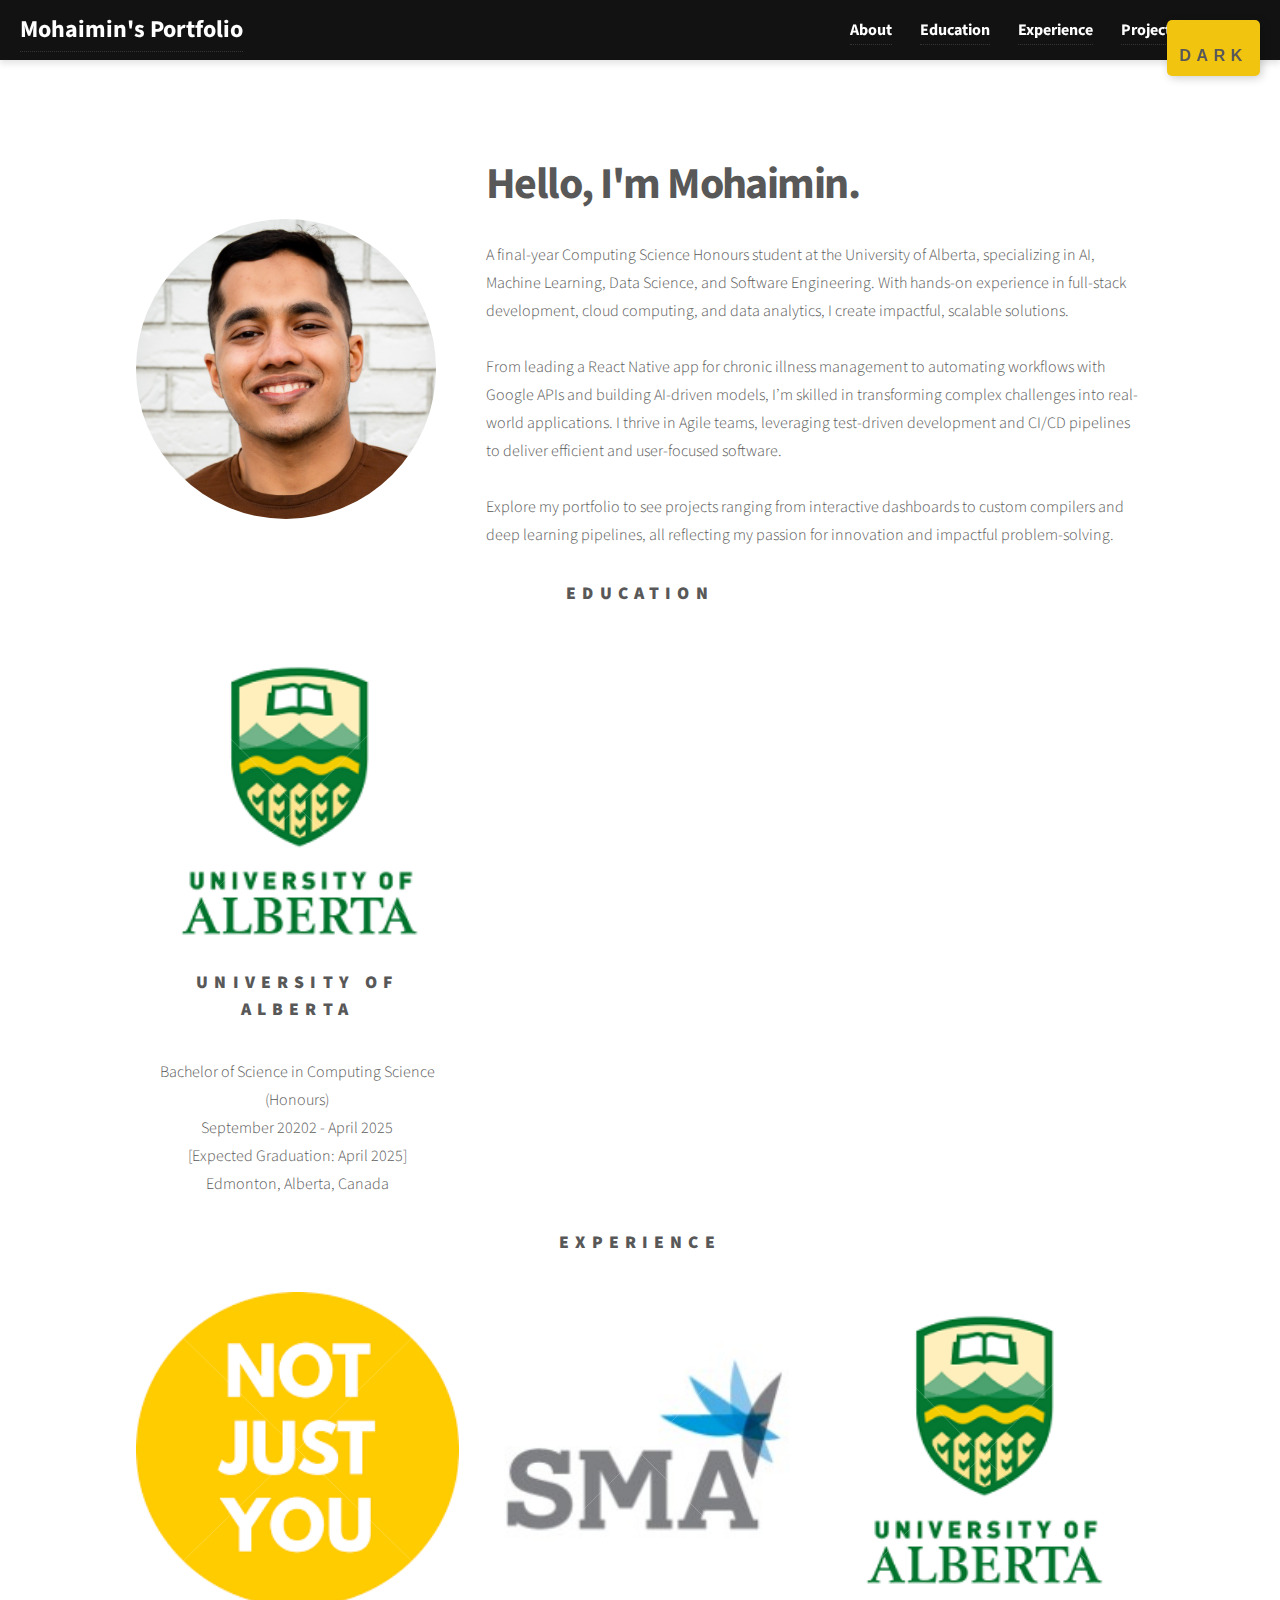
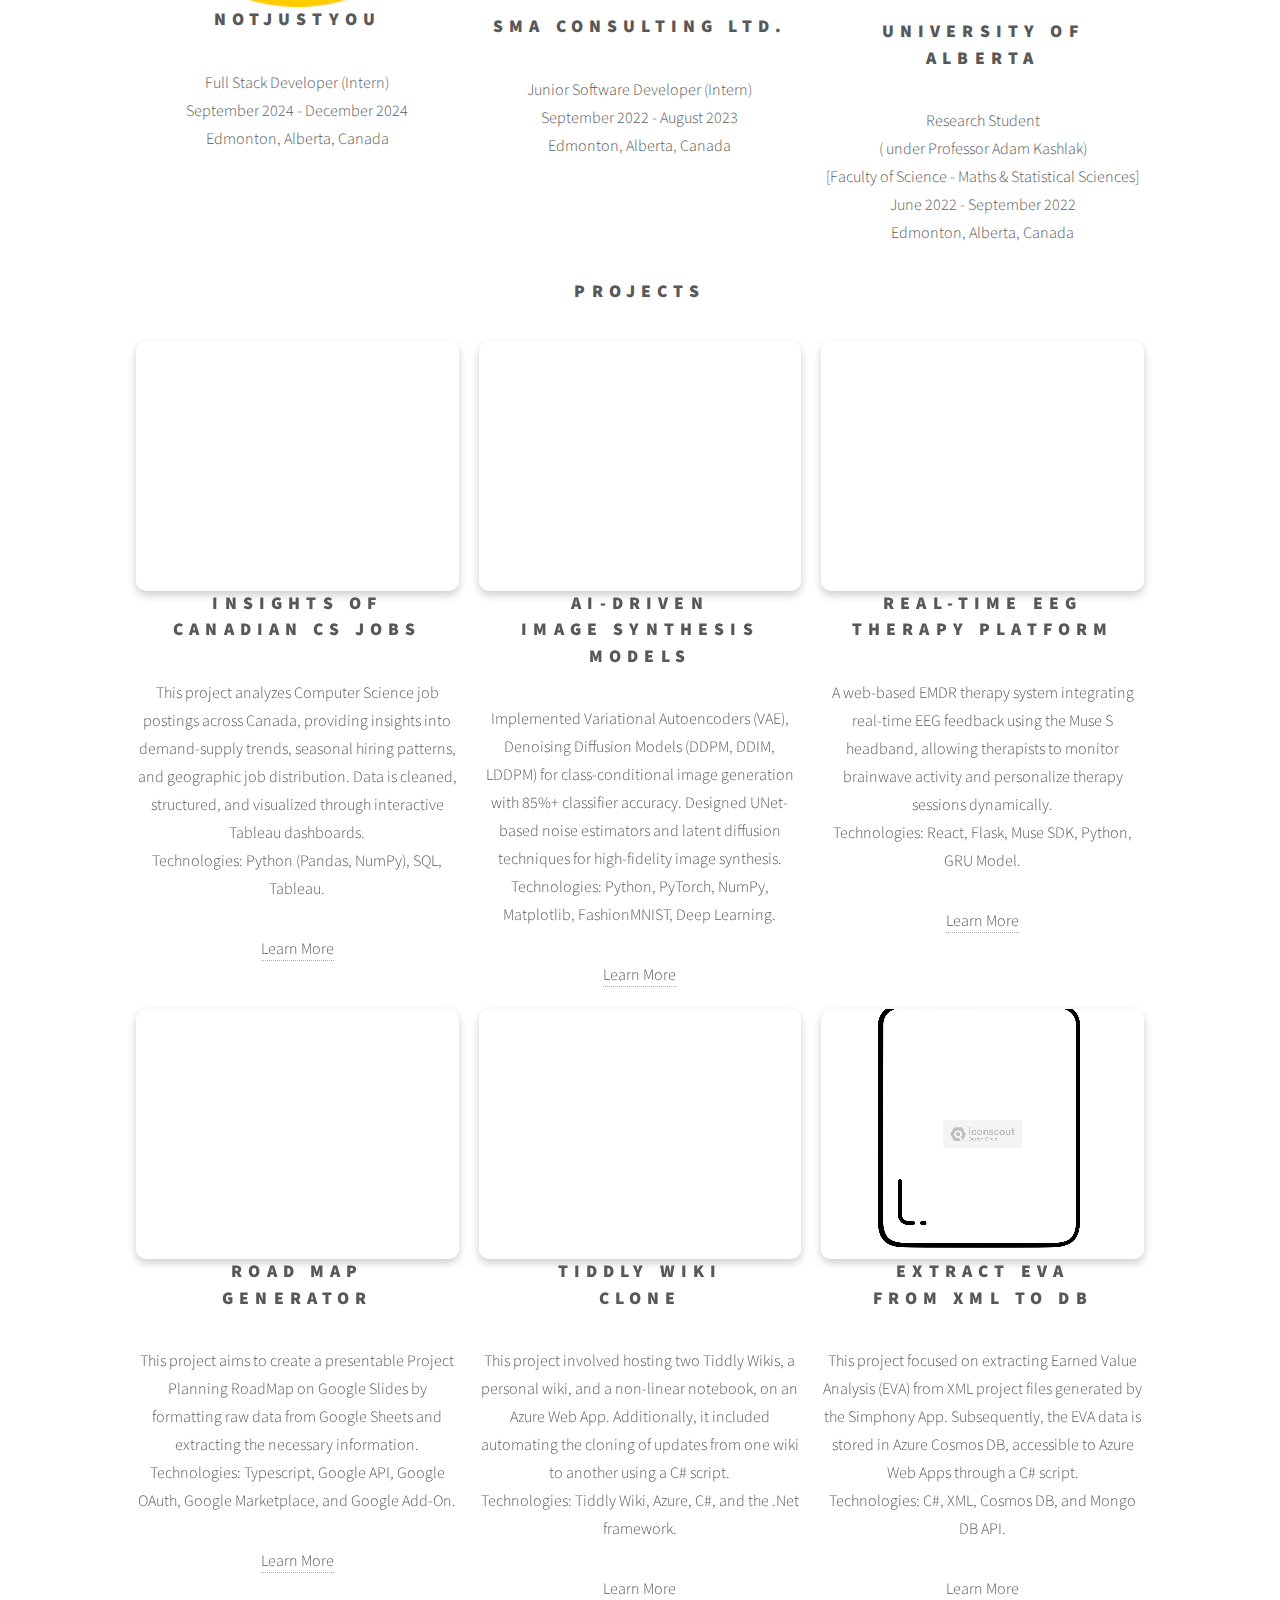
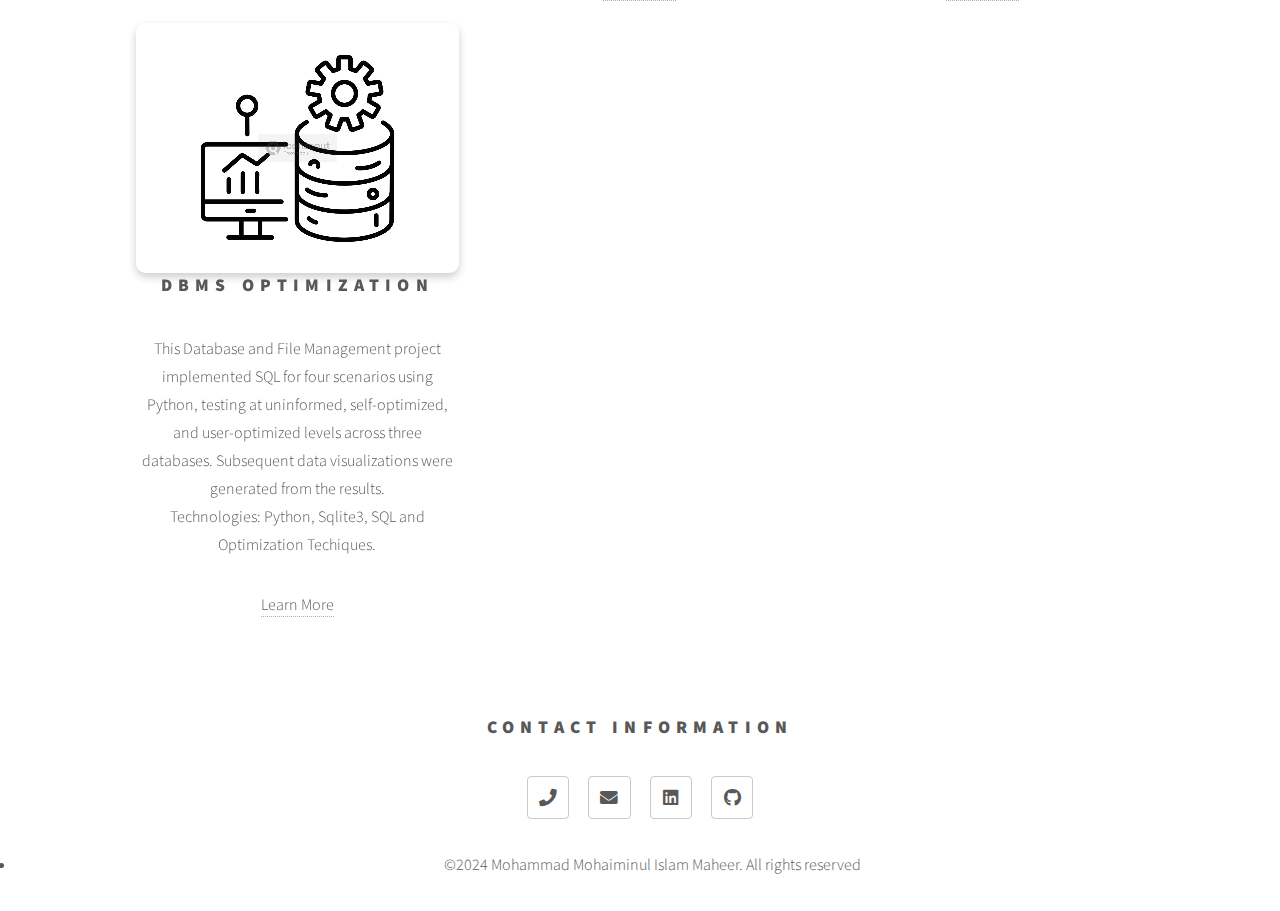
<file: index.html>
<!DOCTYPE HTML>
<html>
	<head>
		<title>Mohaimin's Portfolio</title>
		<meta charset="utf-8" />
		<meta name="viewport" content="width=device-width, initial-scale=1, user-scalable=no" />
		<link rel="stylesheet" href="assets/css/main.css" />
		<link rel="stylesheet" href="assets/css/darkmode.css" />
		<link rel="stylesheet" href="assets/css/video.css" />
		<link rel="stylesheet" href="assets/css/navbar.css" />
		<noscript><link rel="stylesheet" href="assets/css/noscript.css" /></noscript>
	</head>
	<body class="is-preload">
		<!-- Wrapper -->
		<div id="wrapper">
			<!-- Main -->
			<div id="main">
				<nav id="navbar">
					<div class="container">
						<a href="#" class="logo">Mohaimin's Portfolio</a>
						<ul class="nav-links">
							<li><a href="#about">About</a></li>
							<li><a href="#education">Education</a></li>
							<li><a href="#experience">Experience</a></li>
							<li><a href="#projects">Projects</a></li>
							<li><a href="#contact">Contact</a></li>
						</ul>
						<button id="theme-toggle">Dark</button>
					</div>
				</nav>
				<div class="inner">
					
					<header id="about">
						<div class="about-container">
							<img src="images/profilePic.jpeg" alt="Profile Picture" class="profile-picture" />
							<div class="about-description">
								<h1>Hello, I'm Mohaimin. </h1>
								<p>
									A final-year Computing Science Honours student at the University of Alberta, specializing in AI, Machine Learning, Data Science, and Software Engineering. With hands-on experience in full-stack development, cloud computing, and data analytics, I create impactful, scalable solutions. <br /> <br />
									From leading a React Native app for chronic illness management to automating workflows with Google APIs and building AI-driven models, I’m skilled in transforming complex challenges into real-world applications. I thrive in Agile teams, leveraging test-driven development and CI/CD pipelines to deliver efficient and user-focused software. <br /> <br />
									Explore my portfolio to see projects ranging from interactive dashboards to custom compilers and deep learning pipelines, all reflecting my passion for innovation and impactful problem-solving.
								</p>
							</div>
						</div>
					</header>

					<header id="education">
						<h2><center>Education</center></h2>
					</header>
					<section class="tiles">
						<article class="style">
							<span class="image">
								<img src="images/uofa.png" alt="" />
							</span>
							<div class="content" align="center">
								<h2>University of Alberta</h2>
								<p> 
									Bachelor of Science in Computing Science (Honours) <br />
									September 20202 - April 2025 <br />
									[Expected Graduation: April 2025] <br />
									Edmonton, Alberta, Canada
								</p>
							</div>
						</article>
					</section>

					<header id="experience">
						<h2><center>Experience</center></h2>
					</header>
					<section class="tiles">
						<article class="style">
							<span class="image">
								<img src="images/notJustYou.png" alt="NotJustYou Logo" />
							</span>
							<div class="content" align="center">
								<h2>NotJustYou</h2>
								<p> 
									Full Stack Developer (Intern) <br />
									September 2024 - December 2024 <br />
									Edmonton, Alberta, Canada
								</p>
							</div>
						</article>
						<article class="style">
							<span class="image">
								<img src="images/sma_logo.jpeg" alt="SMA Consulting Logo" />
							</span>
							<div class="content" align="center">
								<h2>SMA Consulting Ltd.</h2>
								<p> 
									Junior Software Developer (Intern) <br />
									September 2022 - August 2023 <br />
									Edmonton, Alberta, Canada
								</p>
							</div>
						</article>
						<article class="style">
							<span class="image">
								<img src="images/uofa.png" alt="University of Alberta Logo" />
							</span>
							<div class="content" align="center">
								<h2>University of Alberta</h2>
								<p> 
									Research Student <br/>
									( under Professor Adam Kashlak) <br/>
									[Faculty of Science - Maths & Statistical Sciences] <br />
									June 2022 - September 2022 <br />
									Edmonton, Alberta, Canada
								</p>
							</div>
						</article>
					</section>
					

					<header id="projects">
						<h2><center>Projects</center></h2>
					</header>
					<section class="tiles">
						<article class="style">
							<span class="video">
								<video autoplay loop muted playsinline>
									<source src="videos/insightsOfCanadianCSJobs.mp4" type="video/mp4">
									Your browser does not support the video tag.
								</video>
							</span>
							<div class="content" align="center">
								<h2>Insights of <br />Canadian CS Jobs</h2>
								<p> 
									This project analyzes Computer Science job postings across Canada, providing 
									insights into demand-supply trends, seasonal hiring patterns, and geographic 
									job distribution. Data is cleaned, structured, and visualized through 
									interactive Tableau dashboards. <br />
									Technologies: Python (Pandas, NumPy), SQL, Tableau.	
								</p>
								<a href="insightsOfCanadianCSJobs.html">Learn More</a>
			 				</div>
						</article>
						<article class="style">
							<span class="video">
								<video autoplay loop muted playsinline>
										<source src="videos/ImageSynthesis.mp4" type="video/mp4">
										Your browser does not support the video tag.
								</video>
							</span>
							<div class="content" align="center">
								<h2>AI-Driven <br /> Image Synthesis Models</h2>
								<p>
									Implemented Variational Autoencoders (VAE), Denoising Diffusion Models (DDPM, DDIM, LDDPM)
									for class-conditional image generation with 85%+ classifier accuracy.
									Designed UNet-based noise estimators and latent diffusion techniques for 
									high-fidelity image synthesis. <br />
									Technologies: Python, PyTorch, NumPy, Matplotlib, FashionMNIST, Deep Learning.
								</p>
								<a href="ai_image_synthesis.html">Learn More</a>
							</div>
						</article>		
						<article class="style">
							<span class="video">
								<video autoplay loop muted playsinline>
									<source src="videos/eegTherapy.mp4" type="video/mp4">
									Your browser does not support the video tag.
								</video>
							</span>
							<div class="content" align="center">
								<h2>Real-Time EEG <br /> Therapy Platform</h2>
								<p> 
									A web-based EMDR therapy system integrating real-time EEG feedback using the Muse S headband, 
									allowing therapists to monitor brainwave activity and personalize therapy sessions dynamically.  
									<br />
									Technologies: React, Flask, Muse SDK, Python, GRU Model.	
								</p>
								<a href="eegTherapy.html">Learn More</a>
							</div>
						</article>						
						<article class="style1">
							<span class="video">
								<video autoplay loop muted playsinline>
									<source src="videos/projectRoadmap.mp4" type="video/mp4">
									Your browser does not support the video tag.
								</video>
							</span>
							<div class="content" align="center">
								<h2>Road Map <br />Generator</h2>
								<p> 
									This project aims to create a presentable Project Planning RoadMap on Google Slides by 
									formatting raw data from Google Sheets and extracting the necessary information. <br /> 
									Technologies: Typescript, Google API, Google OAuth, Google Marketplace, and Google Add-On.
								</p>
								<a href="roadMap.html">Learn More</a>
							</div>
						</article>
						<article class="style2">
							<span class="video">
								<video autoplay loop muted playsinline>
									<source src="videos/tiddlyWiki.mp4" type="video/mp4">
									Your browser does not support the video tag.
								</video>
							</span>
							<div class="content" align="center">
								<h2>Tiddly Wiki <br />Clone</h2>
								<p> 
									This project involved hosting two Tiddly Wikis, a personal wiki, and a non-linear notebook, on 
									an Azure Web App. Additionally, it included automating the cloning of updates from one wiki to 
									another using a C# script. <br /> Technologies: Tiddly Wiki, Azure, C#, and the .Net framework.
								</p>
								<a href="tiddlyWikiClone.html">Learn More</a>
							</div>
						</article>
						<article class="style3">
							<span class="video">
								<video autoplay loop muted playsinline>
									<source src="videos/xmlToDB.mp4" type="video/mp4">
									Your browser does not support the video tag.
								</video>
							</span>
							<div class="content" align="center">
								<h2>Extract EVA <br /> From XML To DB</h2>
								<p> 
									This project focused on extracting Earned Value Analysis (EVA) from XML project files generated 
									by the Simphony App. Subsequently, the EVA data is stored in Azure Cosmos DB, accessible to
									Azure Web Apps through a C# script. <br /> Technologies: C#, XML, Cosmos DB, and Mongo DB API.
								</p>
								<a href="XMLtoDB.html">Learn More</a>
							</div>
						</article>
						<article class="style4">
							<span class="video">
								<video autoplay loop muted playsinline>
									<source src="videos/dbOptimization.mp4" type="video/mp4">
									Your browser does not support the video tag.
								</video>
							</span>
							<div class="content" align="center">
								<h2>DBMS Optimization</h2>
								<p> 
									This Database and File Management project implemented SQL for four scenarios using Python, 
									testing at uninformed, self-optimized, and user-optimized levels across three databases. 
									Subsequent data visualizations were generated from the results. <br /> Technologies: Python, 
									Sqlite3, SQL and Optimization Techiques.
								</p>
								<a href="DBMSOptimisation.html">Learn More</a>
							</div>
						</article>
					</section>
				</div>
			</div>

			<!-- Footer -->
			<footer id="contact">
				<center>
				<div class="inner">
					<section>
						<h2>Contact Information</h2>
						<ul class="icons">
							<li><a href="tel:+17806953570" class="icon solid style2 fa-phone"><span class="label">Phone</span></a></li>
							<li><a href="mailto:mmaheer@ualberta.ca" class="icon solid style2 fa-envelope"><span class="label">Email</span></a></li>
							<li><a href="http://www.linkedin.com/in/mmaheer" class="icon brands style2 fa-linkedin"><span class="label">LinkedIn</span></a></li>
							<li><a href="https://github.com/Maheer1207" class="icon brands style2 fa-github"><span class="label">GitHub</span></a></li>
						</ul>
					</section>
					<ul class="copyright">
						<li>&copy;2024 Mohammad Mohaiminul Islam Maheer. All rights reserved</li>
					</ul>
				</center>
				</div>
			</footer>
		</div>

		<!-- Scripts -->
		<script src="assets/js/jquery.min.js"></script>
		<script src="assets/js/browser.min.js"></script>
		<script src="assets/js/breakpoints.min.js"></script>
		<script src="assets/js/util.js"></script>
		<script src="assets/js/main.js"></script>

		<!-- Dark Script -->
		<script>
			const themeToggle = document.getElementById("theme-toggle");
			const body = document.body;

			// Check localStorage for Dark preference
			if (localStorage.getItem("darkMode") === "enabled") {
				body.classList.add("dark-mode");
				themeToggle.textContent = "Light";
			}

			themeToggle.addEventListener("click", () => {
				body.classList.toggle("dark-mode");
				if (body.classList.contains("dark-mode")) {
					localStorage.setItem("darkMode", "enabled");
					themeToggle.textContent = "Light";
				} else {
					localStorage.setItem("darkMode", "disabled");
					themeToggle.textContent = "Dark";
				}
			});
		</script>
	</body>
</html>
</file>
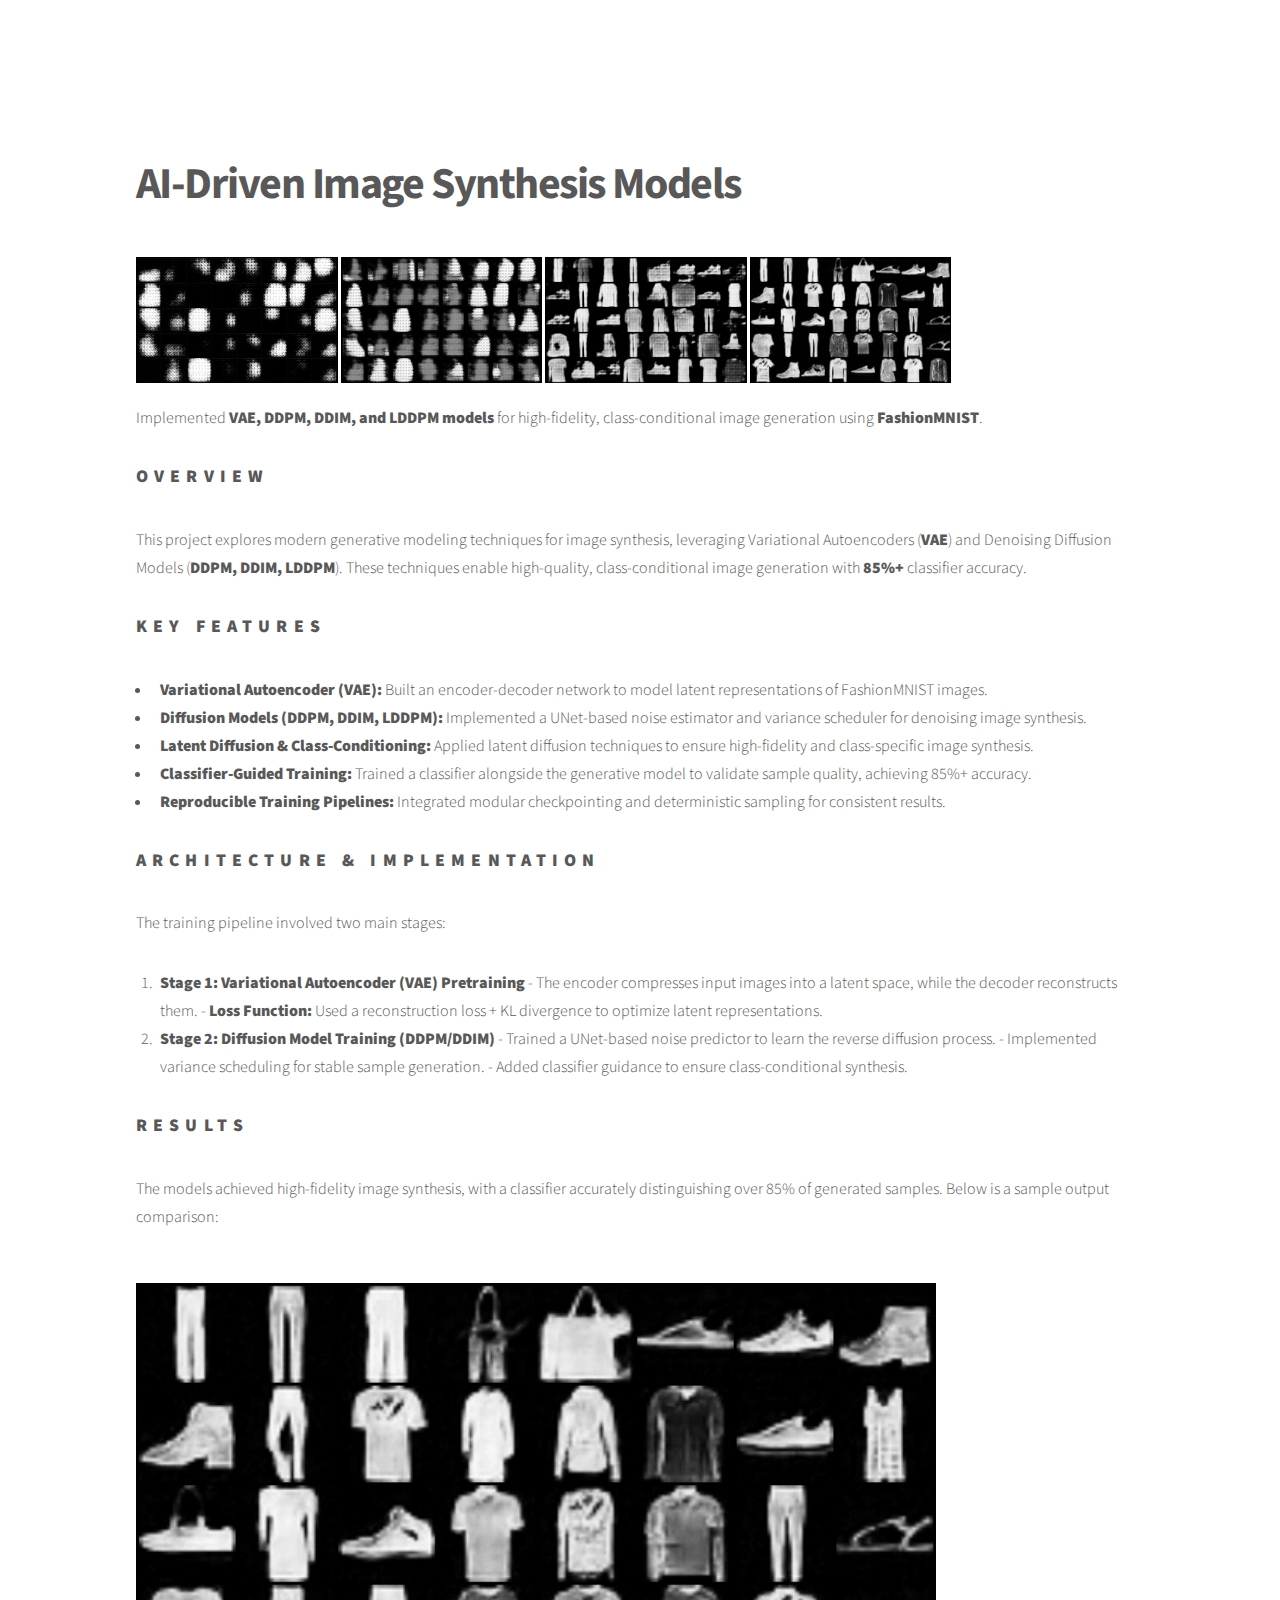
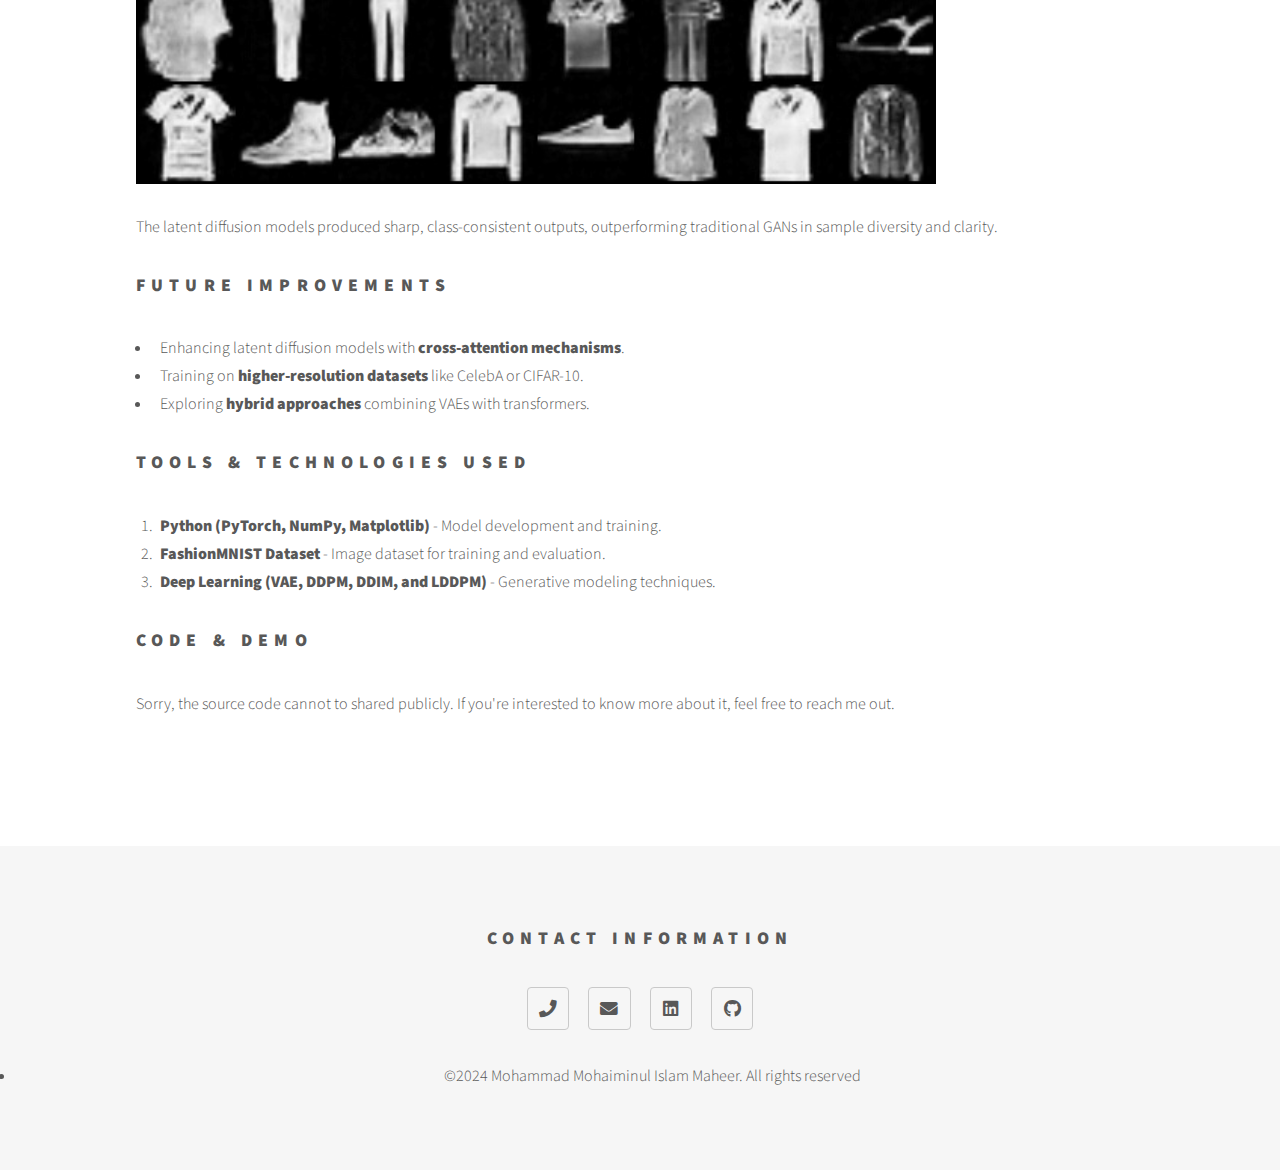
<file: ai_image_synthesis.html>
<!DOCTYPE HTML>
<html>
    <head>
        <title>AI-Driven Image Synthesis Models</title>
        <meta charset="utf-8" />
        <meta name="viewport" content="width=device-width, initial-scale=1, user-scalable=no" />
        <link rel="stylesheet" href="assets/css/main.css" />
        <link rel="stylesheet" href="assets/css/navbar.css" />
    </head>

    <body class="is-preload">
        <script>
            if (localStorage.getItem("darkMode") === "enabled") {
                document.body.classList.add("dark-mode");
            }
        </script>
        <div id="wrapper">
            <!-- Main Content -->
            <div id="main">
                <div class="inner">
                    <header>
                        <h1>AI-Driven Image Synthesis Models</h1>
                        <image src="images/ImageSynthesis1.jpg" alt="Generated Image Samples" width="20%" height="25%">
                        <image src="images/ImageSynthesis2.jpg" alt="Generated Image Samples" width="20%" height="25%">
                        <image src="images/ImageSynthesis3.jpg" alt="Generated Image Samples" width="20%" height="25%">
                        <image src="images/ImageSynthesis.jpg" alt="Generated Image Samples" width="20%" height="25%">

                        <p> <br/>
                            Implemented <strong>VAE, DDPM, DDIM, and LDDPM models</strong> for high-fidelity, 
                            class-conditional image generation using <strong>FashionMNIST</strong>.
                        </p>
                    </header>

                    <section>
                        <h2>Overview</h2>
                        <p>
                            This project explores modern generative modeling techniques for 
                            image synthesis, leveraging Variational Autoencoders (<strong>VAE</strong>) and Denoising Diffusion Models (<strong>DDPM, DDIM, LDDPM</strong>).
                            These techniques enable high-quality, class-conditional image generation 
                            with <strong>85%+</strong> classifier accuracy.
                        </p>
                    </section>

                    <section>
                        <h2>Key Features</h2>
                        <ul>
                            <li><strong>Variational Autoencoder (VAE):</strong> Built an encoder-decoder network to model latent representations of FashionMNIST images.</li>
                            <li><strong>Diffusion Models (DDPM, DDIM, LDDPM):</strong> Implemented a UNet-based noise estimator and variance scheduler for denoising image synthesis.</li>
                            <li><strong>Latent Diffusion & Class-Conditioning:</strong> Applied latent diffusion techniques to ensure high-fidelity and class-specific image synthesis.</li>
                            <li><strong>Classifier-Guided Training:</strong> Trained a classifier alongside the generative model to validate sample quality, achieving 85%+ accuracy.</li>
                            <li><strong>Reproducible Training Pipelines:</strong> Integrated modular checkpointing and deterministic sampling for consistent results.</li>
                        </ul>
                    </section>

                    <section>
                        <h2>Architecture & Implementation</h2>
                        <p>
                            The training pipeline involved two main stages:
                        </p>
                        <ol>
                            <li><strong>Stage 1: Variational Autoencoder (VAE) Pretraining</strong>  
                                - The encoder compresses input images into a latent space, while the decoder reconstructs them.  
                                - <strong>Loss Function:</strong> Used a reconstruction loss + KL divergence to optimize latent representations.
                            </li>
                            <li><strong>Stage 2: Diffusion Model Training (DDPM/DDIM)</strong>  
                                - Trained a UNet-based noise predictor to learn the reverse diffusion process.  
                                - Implemented variance scheduling for stable sample generation.  
                                - Added classifier guidance to ensure class-conditional synthesis.
                            </li>
                        </ol>
                    </section>

                    <section>
                        <h2>Results</h2>
                        <p>
                            The models achieved high-fidelity image synthesis, with a classifier accurately distinguishing over 85% of generated samples.
                            Below is a sample output comparison:
                        </p>
                        <img src="images/ImageSynthesis.jpg" alt="Generated Image Samples" style="width: 100%; max-width: 800px; margin: 20px 0;">
                        <p>
                            The latent diffusion models produced sharp, class-consistent outputs, outperforming traditional GANs in sample diversity and clarity.
                        </p>
                    </section>

                    <section>
                        <h2>Future Improvements</h2>
                        <ul>
                            <li>Enhancing latent diffusion models with <strong>cross-attention mechanisms</strong>.</li>
                            <li>Training on <strong>higher-resolution datasets</strong> like CelebA or CIFAR-10.</li>
                            <li>Exploring <strong>hybrid approaches</strong> combining VAEs with transformers.</li>
                        </ul>
                    </section>

                    <section>
                        <h2>Tools & Technologies Used</h2>
                        <p>
                        <ol>
                            <li><strong> Python (PyTorch, NumPy, Matplotlib) </strong> - Model development and training. <br/>
                            <li><strong> FashionMNIST Dataset </strong> - Image dataset for training and evaluation. <br/>
                            <li><strong> Deep Learning (VAE, DDPM, DDIM, and LDDPM) </strong> - Generative modeling techniques. <br/>
                        </ol>
                        </p>
                    </section>

                    <section>
                        <h2>Code & Demo</h2>
                        <p>Sorry, the source code cannot to shared publicly. If you're interested to know more about it, feel free to reach me out.
                        </p>
                    </section>

                </div>
            </div>

            <!-- Footer -->
			<footer id="footer">
				<center>
				<div class="inner">
					<section>
						<h2>Contact Information</h2>
						<ul class="icons">
							<li><a href="tel:+17806953570" class="icon solid style2 fa-phone"><span class="label">Phone</span></a></li>
							<li><a href="mailto:mmaheer@ualberta.ca" class="icon solid style2 fa-envelope"><span class="label">Email</span></a></li>
							<li><a href="http://www.linkedin.com/in/mmaheer" class="icon brands style2 fa-linkedin"><span class="label">LinkedIn</span></a></li>
							<li><a href="https://github.com/Maheer1207" class="icon brands style2 fa-github"><span class="label">GitHub</span></a></li>
						</ul>
					</section>
					<ul class="copyright">
						<li>&copy;2024 Mohammad Mohaiminul Islam Maheer. All rights reserved</li>
					</ul>
				</center>
				</div>
			</footer>
		</div>

		<!-- Scripts -->
		<script src="assets/js/jquery.min.js"></script>
		<script src="assets/js/browser.min.js"></script>
		<script src="assets/js/breakpoints.min.js"></script>
		<script src="assets/js/util.js"></script>
		<script src="assets/js/main.js"></script>
    </body>
</html>
</file>
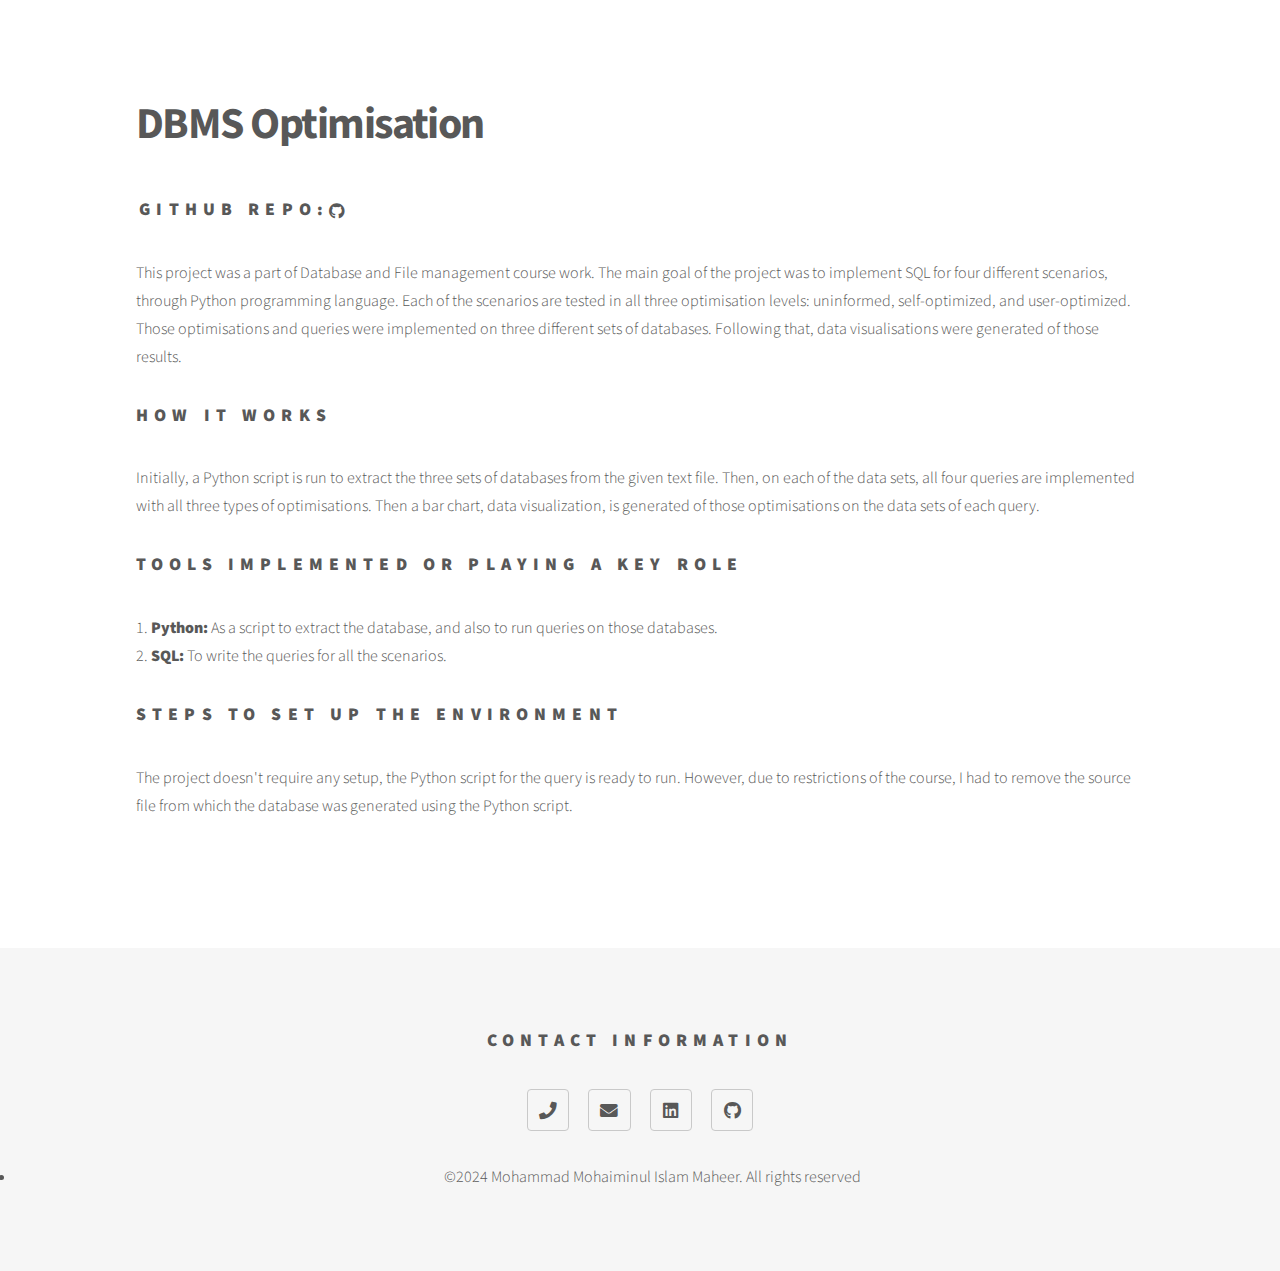
<file: DBMSOptimisation.html>
<!DOCTYPE HTML>
<html>
<head>
    <title>DBMS Optimisation</title>
    <meta charset="utf-8" />
    <meta name="viewport" content="width=device-width, initial-scale=1, user-scalable=no" />
    <link rel="stylesheet" href="assets/css/main.css" />
    <link rel="stylesheet" href="assets/css/darkmode.css" />
    <noscript><link rel="stylesheet" href="assets/css/noscript.css" /></noscript>
</head>
<body class="is-preload">
    <script>
        if (localStorage.getItem("darkMode") === "enabled") {
            document.body.classList.add("dark-mode");
        }
    </script>
    <!-- Wrapper -->
    <div id="wrapper">
        <!-- Main -->
        <div id="main">
            <div class="inner">
                <h1>DBMS Optimisation</h1>
                <div class="row">
                    <h2>GITHUB REPO:</h2>
                    <ul class="icons">
                        <li><a href="https://github.com/Maheer1207/Project-DBMS-Optimisation" class="icon brands alt fa-github">
                            <span class="label">GitHub Repo</span></a></li>
                    </ul>
                </div>
                <p>
                    This project was a part of Database and File management course work. The main goal of the project was to 
                    implement SQL for four different scenarios, through Python programming language. Each of the scenarios are 
                    tested in all three optimisation levels: uninformed, self-optimized, and user-optimized. Those optimisations and 
                    queries were implemented on three different sets of databases. Following that, data visualisations were 
                    generated of those results.
                </p>

                <h2>How it works</h2>
                <p>
                    Initially, a Python script is run to extract the three sets of databases from the given text file. Then, on each of 
                    the data sets, all four queries are implemented with all three types of optimisations. Then a bar chart, data 
                    visualization, is generated of those optimisations on the data sets of each query.
                </p>

                <h2>Tools Implemented or Playing a Key Role</h2>
                <p>
                    1. <strong>Python:</strong> As a script to extract the database, and also to run queries on those databases.<br />
                    2. <strong>SQL:</strong> To write the queries for all the scenarios.<br />
                </p>

                <h2>Steps to set up the Environment</h2>
                <p>
                    The project doesn't require any setup, the Python script for the query is ready to run. However, due to 
                    restrictions of the course, I had to remove the source file from which the database was generated using 
                    the Python script.<br />
                </p>
            </div>
        </div>

        <!-- Footer -->
        <footer id="footer">
            <center>
            <div class="inner">
                <section>
                    <h2>Contact Information</h2>
                    <ul class="icons">
                        <li><a href="tel:+17806953570" class="icon solid style2 fa-phone"><span class="label">Phone</span></a></li>
                        <li><a href="mailto:mmaheer@ualberta.ca" class="icon solid style2 fa-envelope"><span class="label">Email</span></a></li>
                        <li><a href="http://www.linkedin.com/in/mmaheer" class="icon brands style2 fa-linkedin"><span class="label">LinkedIn</span></a></li>
                        <li><a href="https://github.com/Maheer1207" class="icon brands style2 fa-github"><span class="label">GitHub</span></a></li>
                    </ul>
                </section>
                <ul class="copyright">
                    <li>&copy;2024 Mohammad Mohaiminul Islam Maheer. All rights reserved</li>
                </ul>
            </center>
            </div>
        </footer>
    </div>

    <!-- Scripts -->
    <script src="assets/js/jquery.min.js"></script>
    <script src="assets/js/browser.min.js"></script>
    <script src="assets/js/breakpoints.min.js"></script>
    <script src="assets/js/util.js"></script>
    <script src="assets/js/main.js"></script>
</body>
</html>
</file>
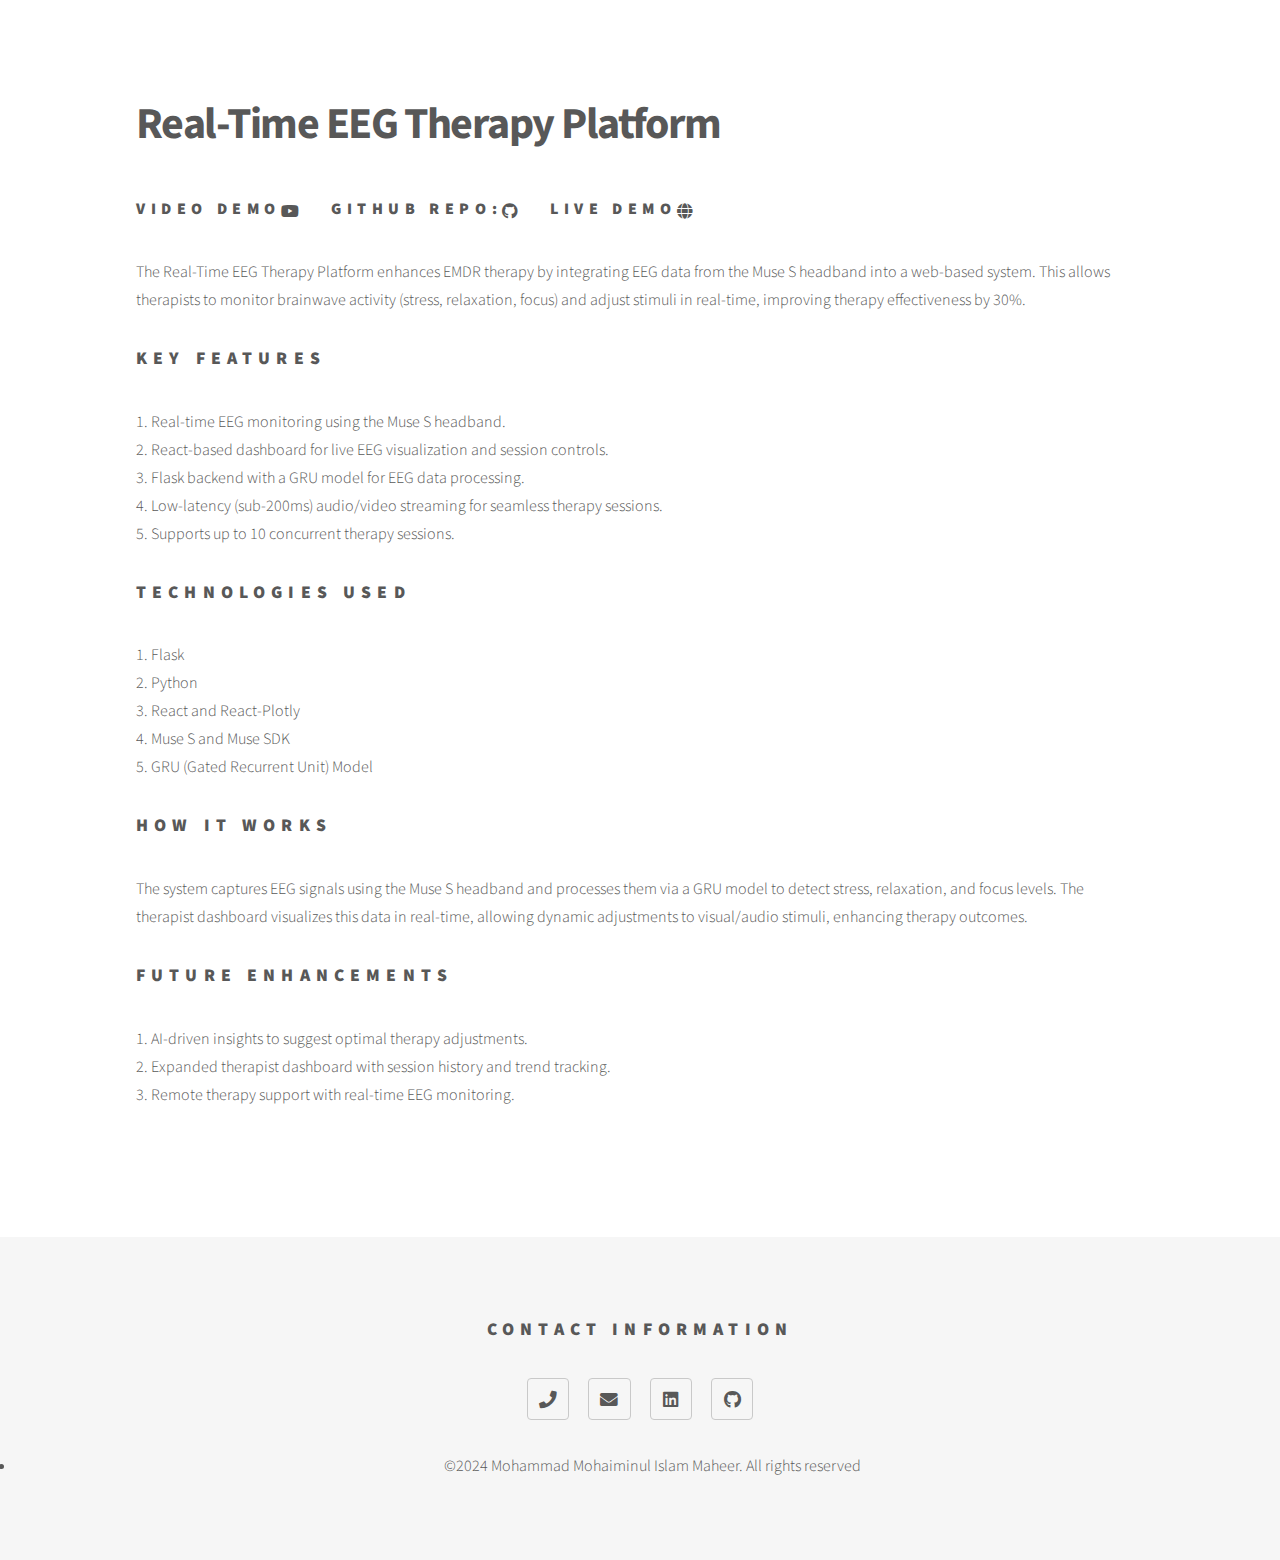
<file: eegTherapy.html>
<!DOCTYPE HTML>
<html>
<head>
    <title>Real-Time EEG Therapy Platform</title>
    <meta charset="utf-8" />
    <meta name="viewport" content="width=device-width, initial-scale=1, user-scalable=no" />
    <link rel="stylesheet" href="assets/css/main.css" />
    <link rel="stylesheet" href="assets/css/darkmode.css" />
    <noscript><link rel="stylesheet" href="assets/css/noscript.css" /></noscript>
</head>
<body class="is-preload">
    <script>
        if (localStorage.getItem("darkMode") === "enabled") {
            document.body.classList.add("dark-mode");
        }
    </script>
    <!-- Wrapper -->
    <div id="wrapper">
        <!-- Main -->
        <div id="main">
            <div class="inner">
                <h1>Real-Time EEG Therapy Platform</h1>
                <div class="row">
                    <h3>VIDEO DEMO</h3>
                    <ul class="icons">
                        <li><a href="https://youtu.be/iq44k0PAa8U" class="icon brands alt fa-youtube" target="_blank">
                            <span class="label">YouTube Demo</span></a></li>
                    </ul>
                    <h3>GITHUB REPO:</h3>
                    <ul class="icons">
                        <li><a href="https://github.com/Maheer1207/Neuronauts" class="icon brands alt fa-github" target="_blank">
                            <span class="label">GitHub Repo</span></a></li>
                    </ul>
                    <h3>LIVE DEMO</h3>
                    <ul class="icons">
                        <li><a href="https://devpost.com/software/emdr-therapy" class="icon solid alt fa-globe" target="_blank">
                            <span class="label">LIVE DEMO</span></a></li>
                    </ul>
                </div>

                <p>
                    The Real-Time EEG Therapy Platform enhances EMDR therapy by integrating EEG data from the 
                    Muse S headband into a web-based system. This allows therapists to monitor brainwave 
                    activity (stress, relaxation, focus) and adjust stimuli in real-time, improving 
                    therapy effectiveness by 30%.
                </p>

                <h2>Key Features</h2>
                <p>
                    1. Real-time EEG monitoring using the Muse S headband.<br/>
                    2. React-based dashboard for live EEG visualization and session controls.<br>
                    3. Flask backend with a GRU model for EEG data processing.<br/>
                    4. Low-latency (sub-200ms) audio/video streaming for seamless therapy sessions.<br/>
                    5. Supports up to 10 concurrent therapy sessions.<br />
                </p>

                <h2>Technologies Used</h2>
                <p>
                    1. Flask<br/>
                    2. Python<br/>
                    3. React and React-Plotly<br/>
                    4. Muse S and Muse SDK<br/>
                    5. GRU (Gated Recurrent Unit) Model <br/>
                </p>

                <h2>How It Works</h2>
                <p>
                    The system captures EEG signals using the Muse S headband and processes them via a GRU model 
                    to detect stress, relaxation, and focus levels. The therapist dashboard visualizes this data 
                    in real-time, allowing dynamic adjustments to visual/audio stimuli, enhancing therapy outcomes.
                </p>

                <h2>Future Enhancements</h2>
                <p>
                    1. AI-driven insights to suggest optimal therapy adjustments.<br/>
                    2. Expanded therapist dashboard with session history and trend tracking.<br/>
                    3. Remote therapy support with real-time EEG monitoring.<br/>
                </p>
            </div>
        </div>

        <!-- Footer -->
        <footer id="footer">
            <center>
            <div class="inner">
                <section>
                    <h2>Contact Information</h2>
                    <ul class="icons">
                        <li><a href="tel:+17806953570" class="icon solid style2 fa-phone"><span class="label">Phone</span></a></li>
                        <li><a href="mailto:mmaheer@ualberta.ca" class="icon solid style2 fa-envelope"><span class="label">Email</span></a></li>
                        <li><a href="http://www.linkedin.com/in/mmaheer" class="icon brands style2 fa-linkedin"><span class="label">LinkedIn</span></a></li>
                        <li><a href="https://github.com/Maheer1207" class="icon brands style2 fa-github"><span class="label">GitHub</span></a></li>
                    </ul>
                </section>
                <ul class="copyright">
                    <li>&copy;2024 Mohammad Mohaiminul Islam Maheer. All rights reserved</li>
                </ul>
            </center>
            </div>
        </footer>
    </div>

    <!-- Scripts -->
    <script src="assets/js/jquery.min.js"></script>
    <script src="assets/js/browser.min.js"></script>
    <script src="assets/js/breakpoints.min.js"></script>
    <script src="assets/js/util.js"></script>
    <script src="assets/js/main.js"></script>
</body>
</html>
</file>
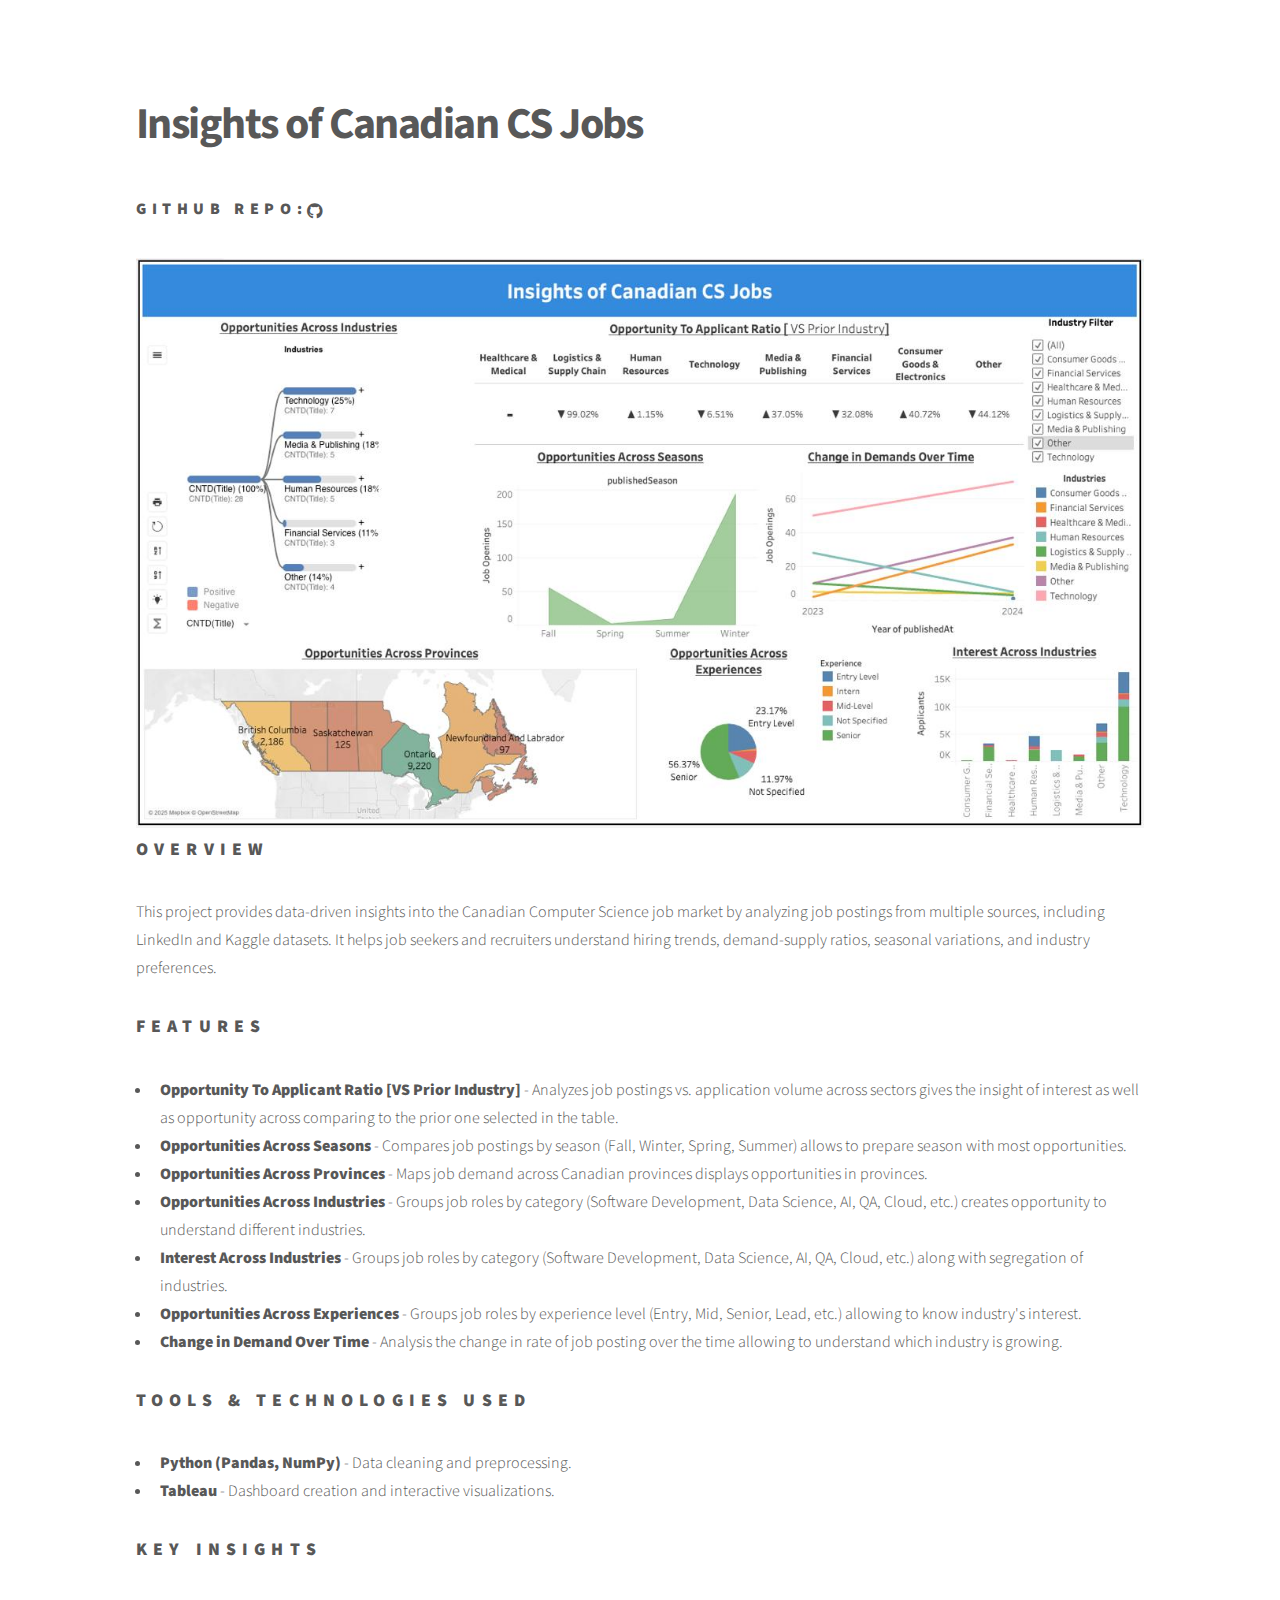
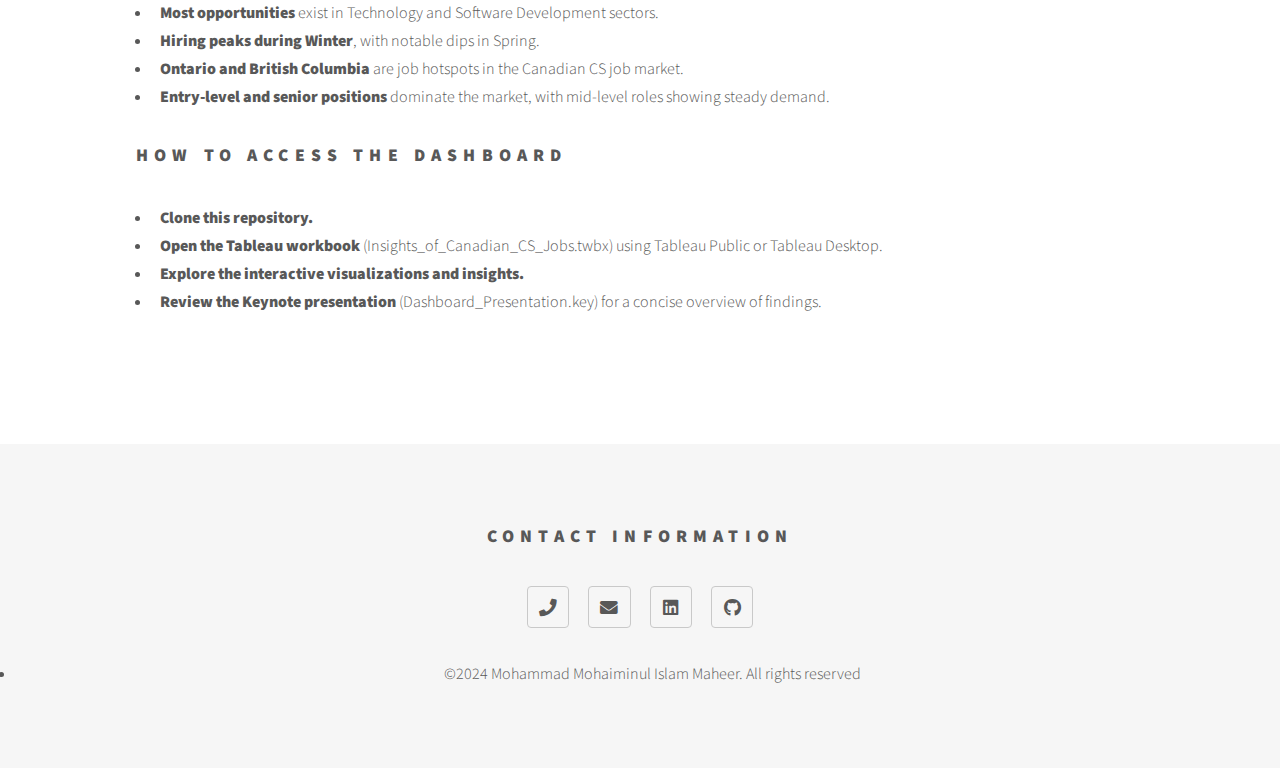
<file: insightsOfCanadianCSJobs.html>
<!DOCTYPE HTML>
<html>
	<head>
		<title>Insights of Canadian CS Jobs</title>
		<meta charset="utf-8" />
		<meta name="viewport" content="width=device-width, initial-scale=1, user-scalable=no" />
		<link rel="stylesheet" href="assets/css/main.css" />
		<link rel="stylesheet" href="assets/css/darkmode.css" />
		<noscript><link rel="stylesheet" href="assets/css/noscript.css" /></noscript>
	</head>
	<body class="is-preload">
		<script>
			if (localStorage.getItem("darkMode") === "enabled") {
				document.body.classList.add("dark-mode");
			}
		</script>
		<!-- Wrapper -->
		<div id="wrapper">
			<!-- Main -->
			<div id="main">
				<div class="inner">
					<header>
						<h1>Insights of Canadian CS Jobs</h1>
						<div class="row">
							<h3>GITHUB REPO: </h3>
							<ul class="icons">
								<li><a href="https://github.com/Maheer1207/Insights-of-Canadian-CS-Jobs-23-24" class="icon brands fa-github">
									<span class="label">GitHub Repo</span></a></li>
							</ul>
						</div>
					</header>

                    <image src="images/dashboardOfCSJobInsight.jpeg" alt="Insights of Canadian CS Jobs" width="100%" height="100%">

					<section>
						<h2>Overview</h2>
						<p>
							This project provides data-driven insights into the Canadian Computer Science job market by analyzing job 
							postings from multiple sources, including LinkedIn and Kaggle datasets. It helps job seekers and recruiters 
							understand hiring trends, demand-supply ratios, seasonal variations, and industry preferences.
						</p>
					</section>

					<section>
						<h2>Features</h2>
						<ul>
							<li><strong>Opportunity To Applicant Ratio [VS Prior Industry]</strong> - Analyzes job postings vs. application volume across sectors gives the insight of interest as well as opportunity across comparing to the prior one selected in the table.</li>
							<li><strong>Opportunities Across Seasons</strong> - Compares job postings by season (Fall, Winter, Spring, Summer) allows to prepare season with most opportunities.</li>
							<li><strong>Opportunities Across Provinces</strong> - Maps job demand across Canadian provinces displays opportunities in provinces.</li>
							<li><strong>Opportunities Across Industries</strong> - Groups job roles by category (Software Development, Data Science, AI, QA, Cloud, etc.) creates opportunity to understand different industries.</li>
							<li><strong>Interest Across Industries</strong> - Groups job roles by category (Software Development, Data Science, AI, QA, Cloud, etc.) along with segregation of industries.</li>
							<li><strong>Opportunities Across Experiences</strong> - Groups job roles by experience level (Entry, Mid, Senior, Lead, etc.) allowing to know industry's interest.</li>
							<li><strong>Change in Demand Over Time</strong> - Analysis the change in rate of job posting over the time allowing to understand which industry is growing.</li>
						</ul>
					</section>
	
					<section>
						<h2>Tools & Technologies Used</h2>
						<ul>
							<li><strong>Python (Pandas, NumPy)</strong> - Data cleaning and preprocessing.</li>
							<li><strong>Tableau</strong> - Dashboard creation and interactive visualizations.</li>
						</ul>
					</section>
	
					<section>
						<h2>Key Insights</h2>
						<ul>
							<li><strong>Most opportunities</strong> exist in Technology and Software Development sectors.</li>
							<li><strong>Hiring peaks during Winter</strong>, with notable dips in Spring.</li>
							<li><strong>Ontario and British Columbia</strong> are job hotspots in the Canadian CS job market.</li>
							<li><strong>Entry-level and senior positions</strong> dominate the market, with mid-level roles showing steady demand.</li>
						</ul>
					</section>
	
					<section>
						<h2>How to Access the Dashboard</h2>
						<ul>
							<li><strong>Clone this repository.</strong></li>
							<li><strong>Open the Tableau workbook</strong> (Insights_of_Canadian_CS_Jobs.twbx) using Tableau Public or Tableau Desktop.</li>
							<li><strong>Explore the interactive visualizations and insights.</strong></li>
							<li><strong>Review the Keynote presentation</strong> (Dashboard_Presentation.key) for a concise overview of findings.</li>
						</ul>
					</section>
				</div>
			</div>

			<!-- Footer -->
			<footer id="footer">
				<center>
				<div class="inner">
					<section>
						<h2>Contact Information</h2>
						<ul class="icons">
							<li><a href="tel:+17806953570" class="icon solid style2 fa-phone"><span class="label">Phone</span></a></li>
							<li><a href="mailto:mmaheer@ualberta.ca" class="icon solid style2 fa-envelope"><span class="label">Email</span></a></li>
							<li><a href="http://www.linkedin.com/in/mmaheer" class="icon brands style2 fa-linkedin"><span class="label">LinkedIn</span></a></li>
							<li><a href="https://github.com/Maheer1207" class="icon brands style2 fa-github"><span class="label">GitHub</span></a></li>
						</ul>
					</section>
					<ul class="copyright">
						<li>&copy;2024 Mohammad Mohaiminul Islam Maheer. All rights reserved</li>
					</ul>
				</center>
				</div>
			</footer>
		</div>

		<!-- Scripts -->
		<script src="assets/js/jquery.min.js"></script>
		<script src="assets/js/browser.min.js"></script>
		<script src="assets/js/breakpoints.min.js"></script>
		<script src="assets/js/util.js"></script>
		<script src="assets/js/main.js"></script>
	</body>
</html>
</file>
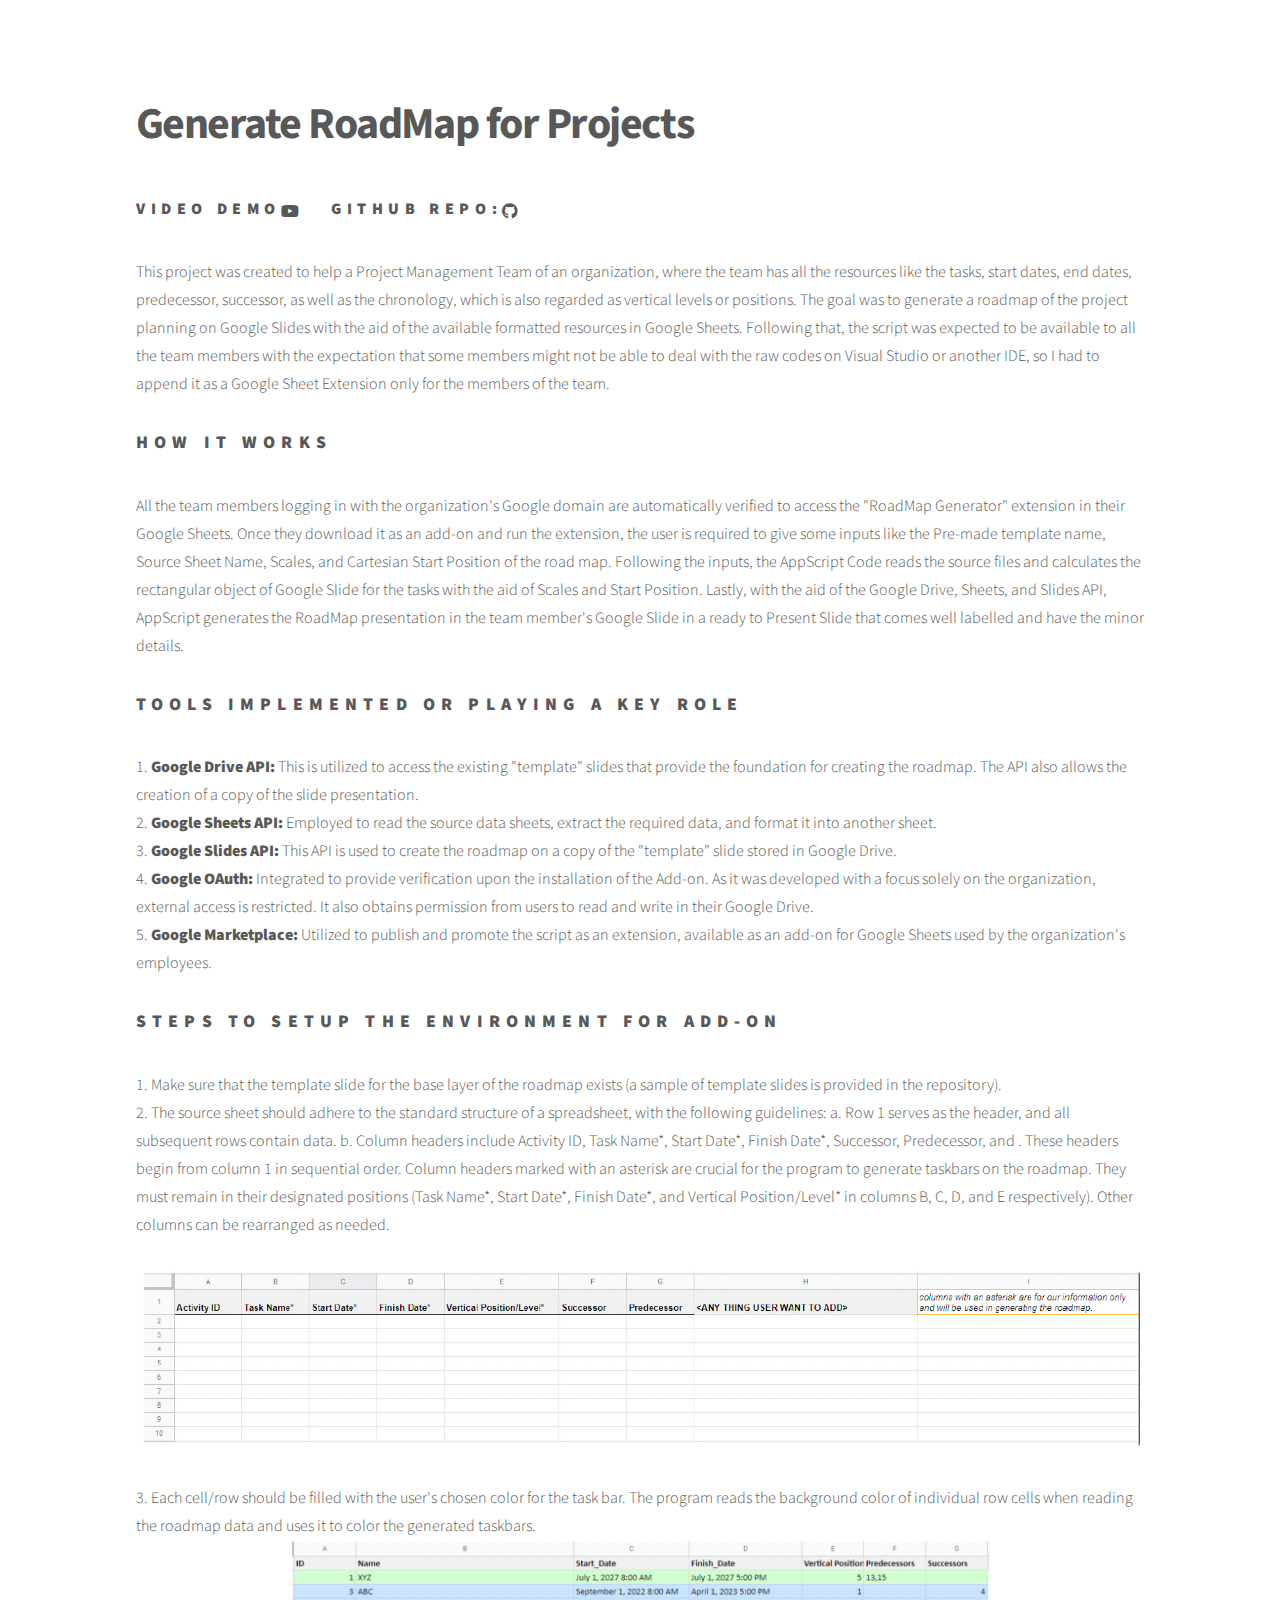
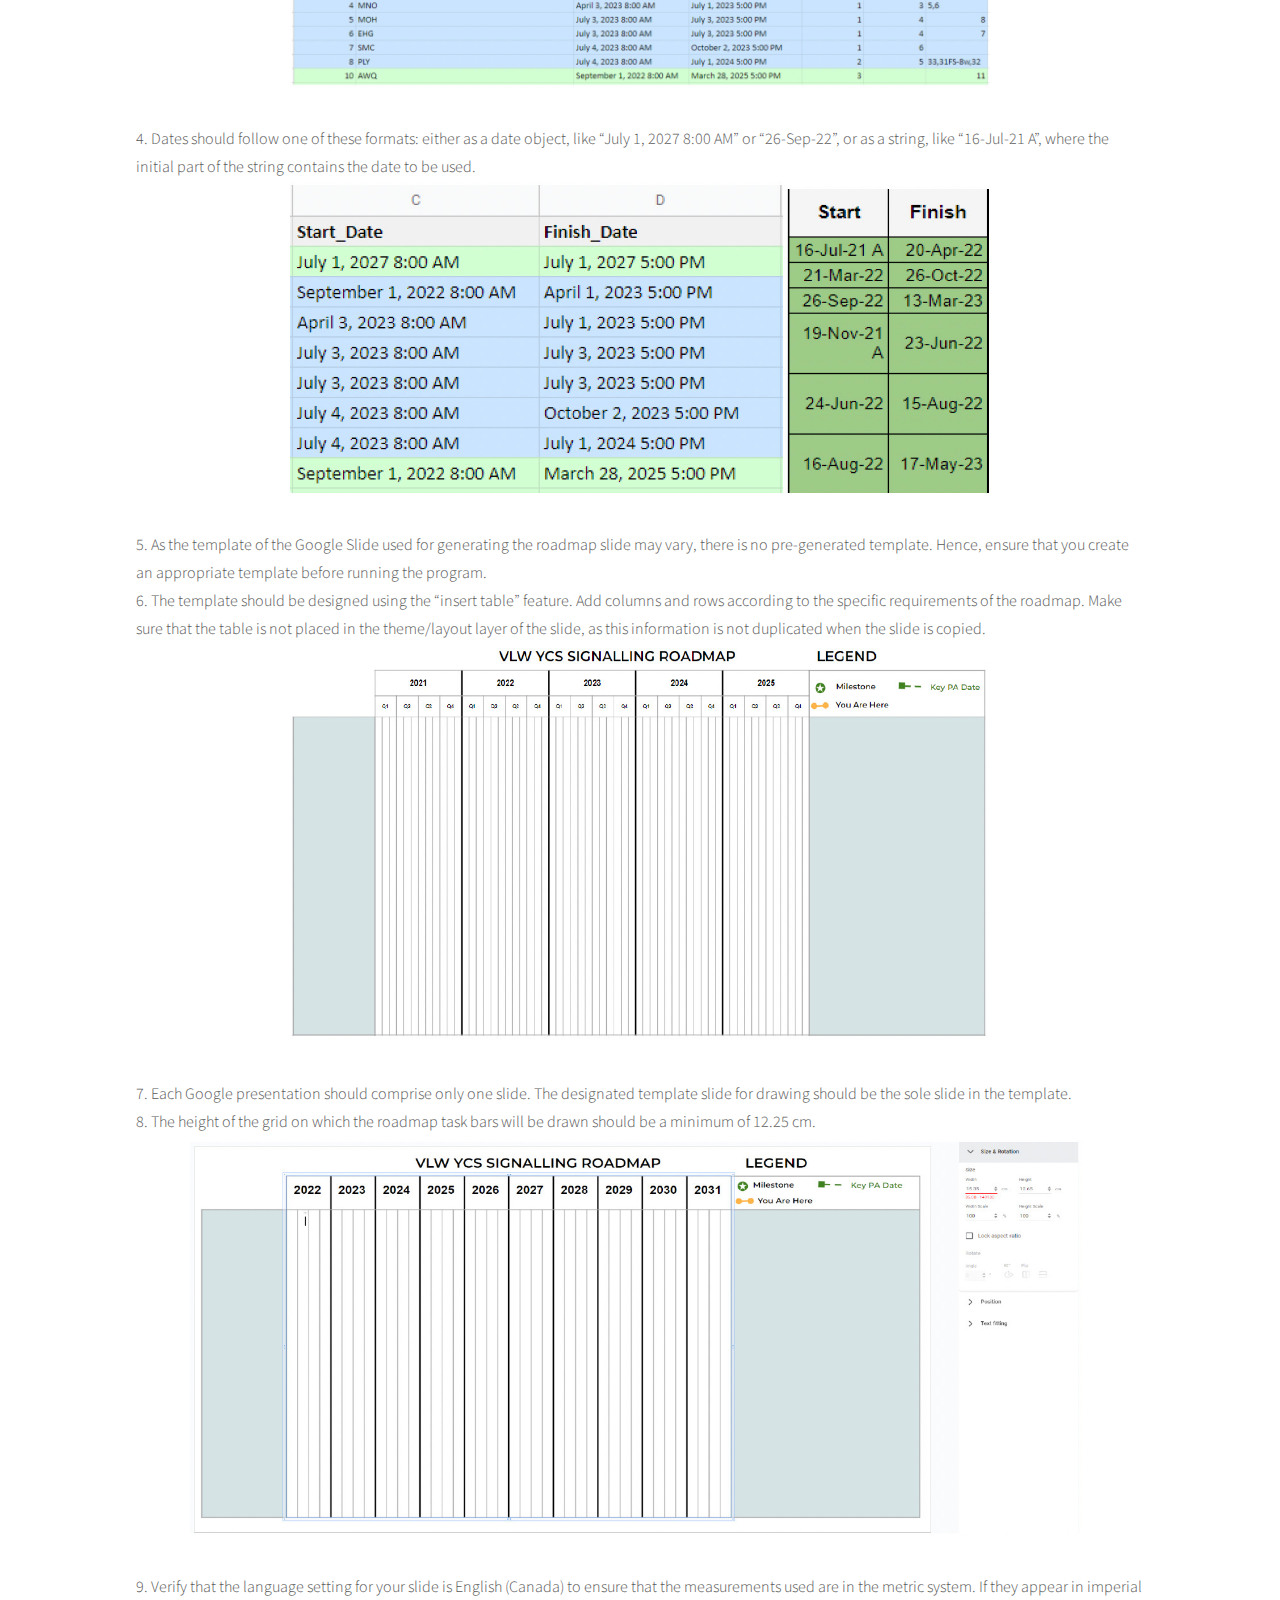
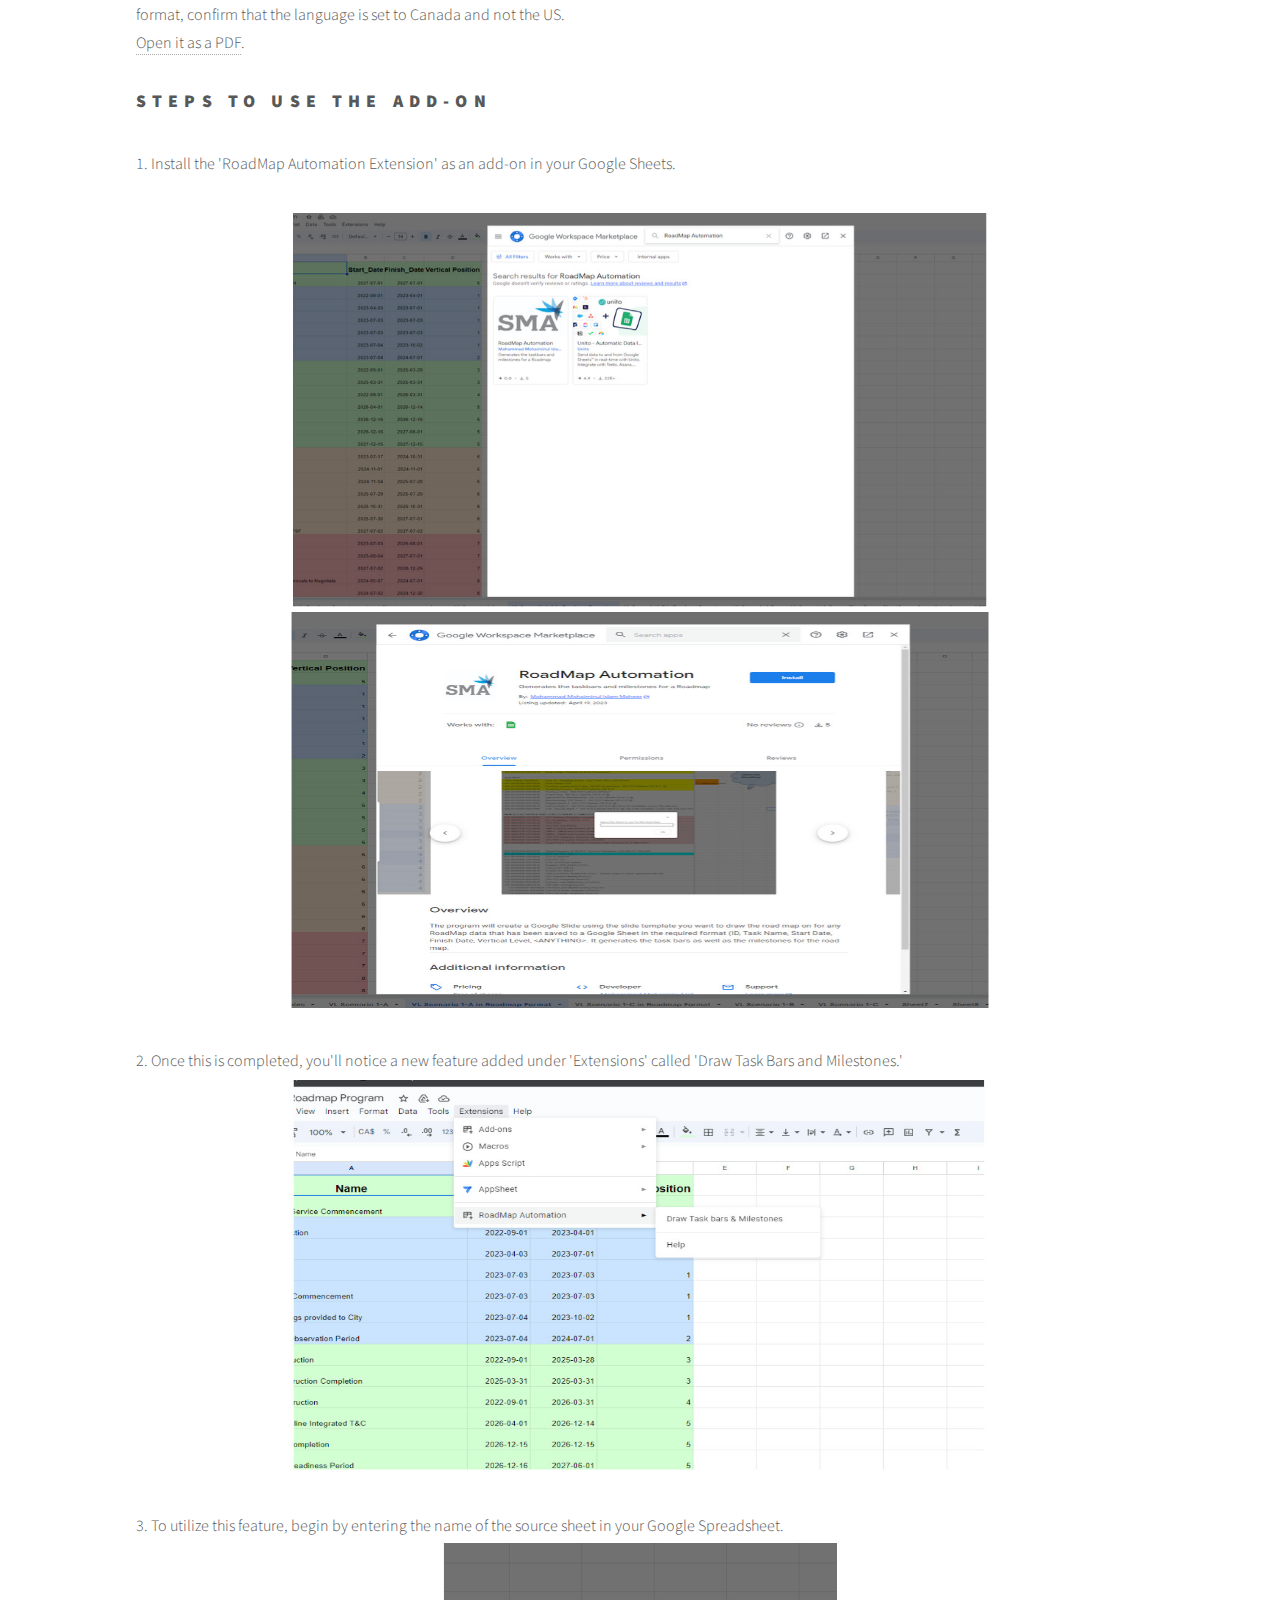
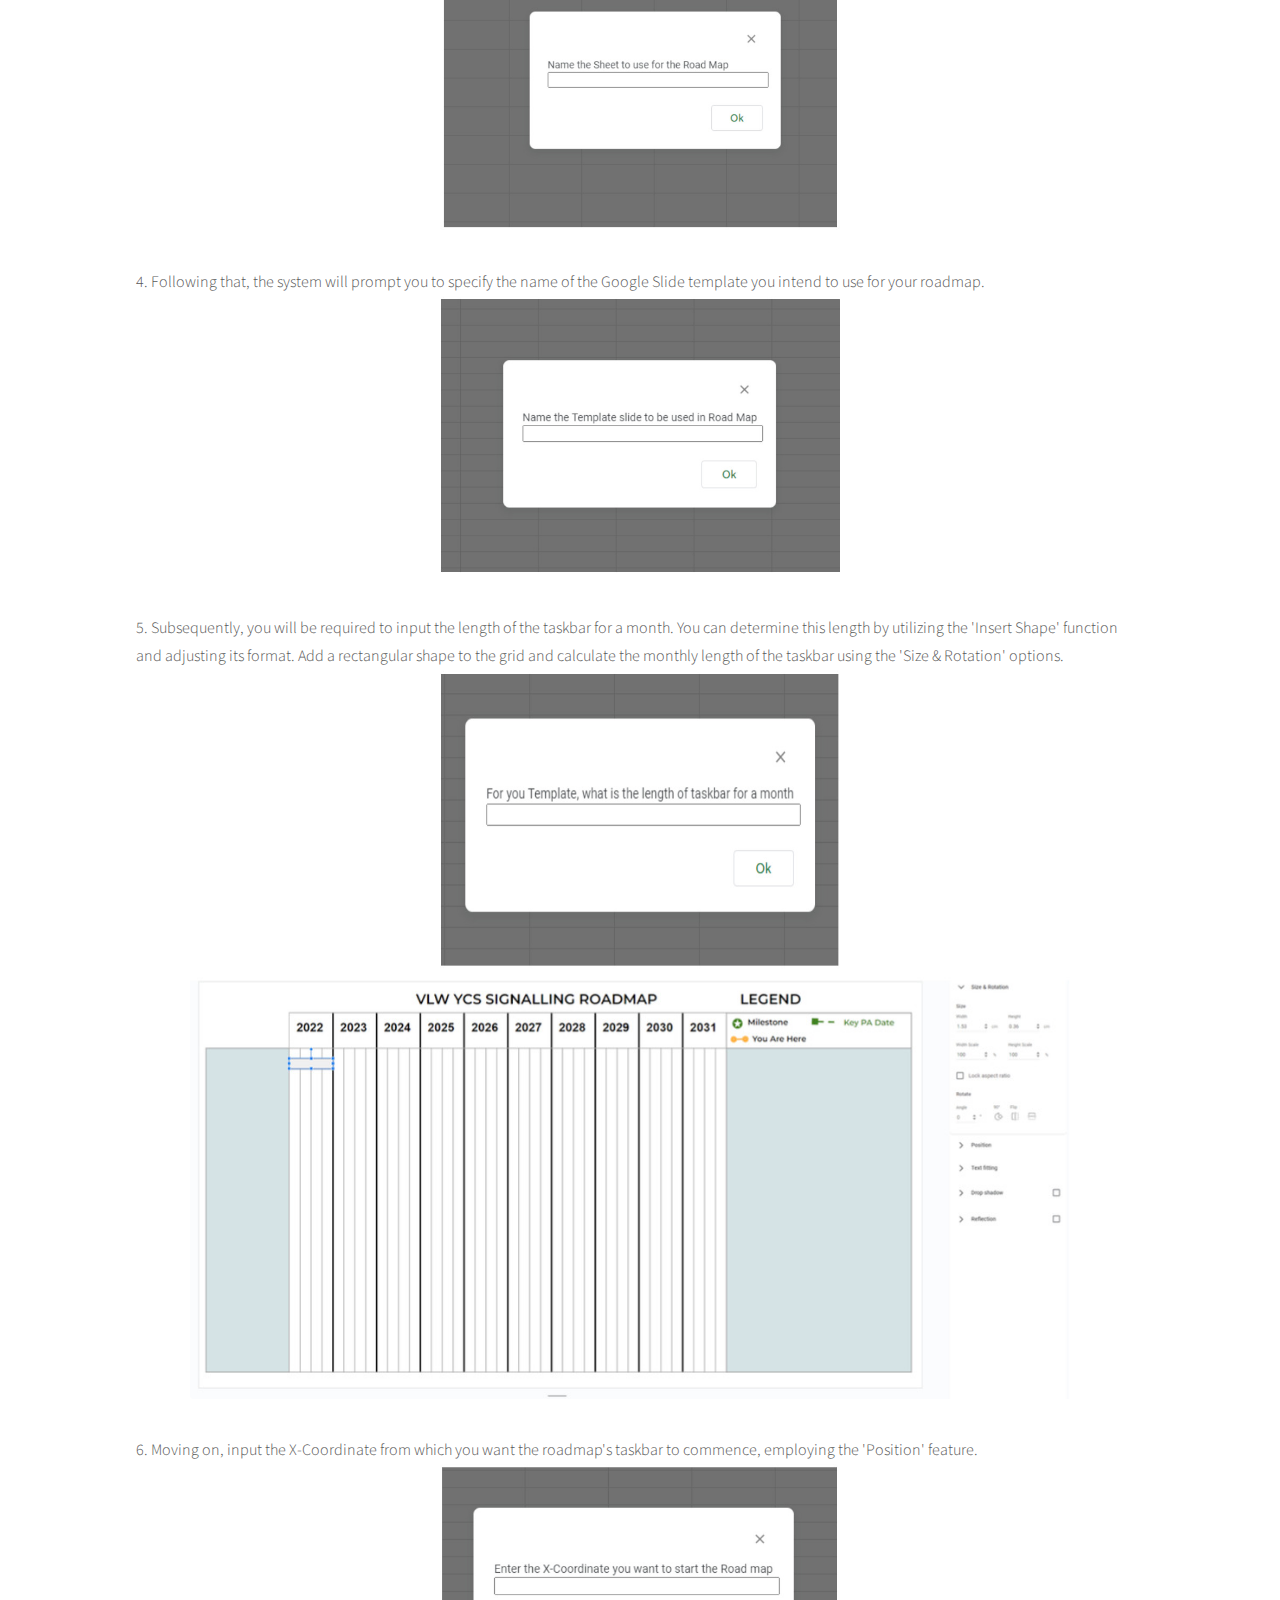
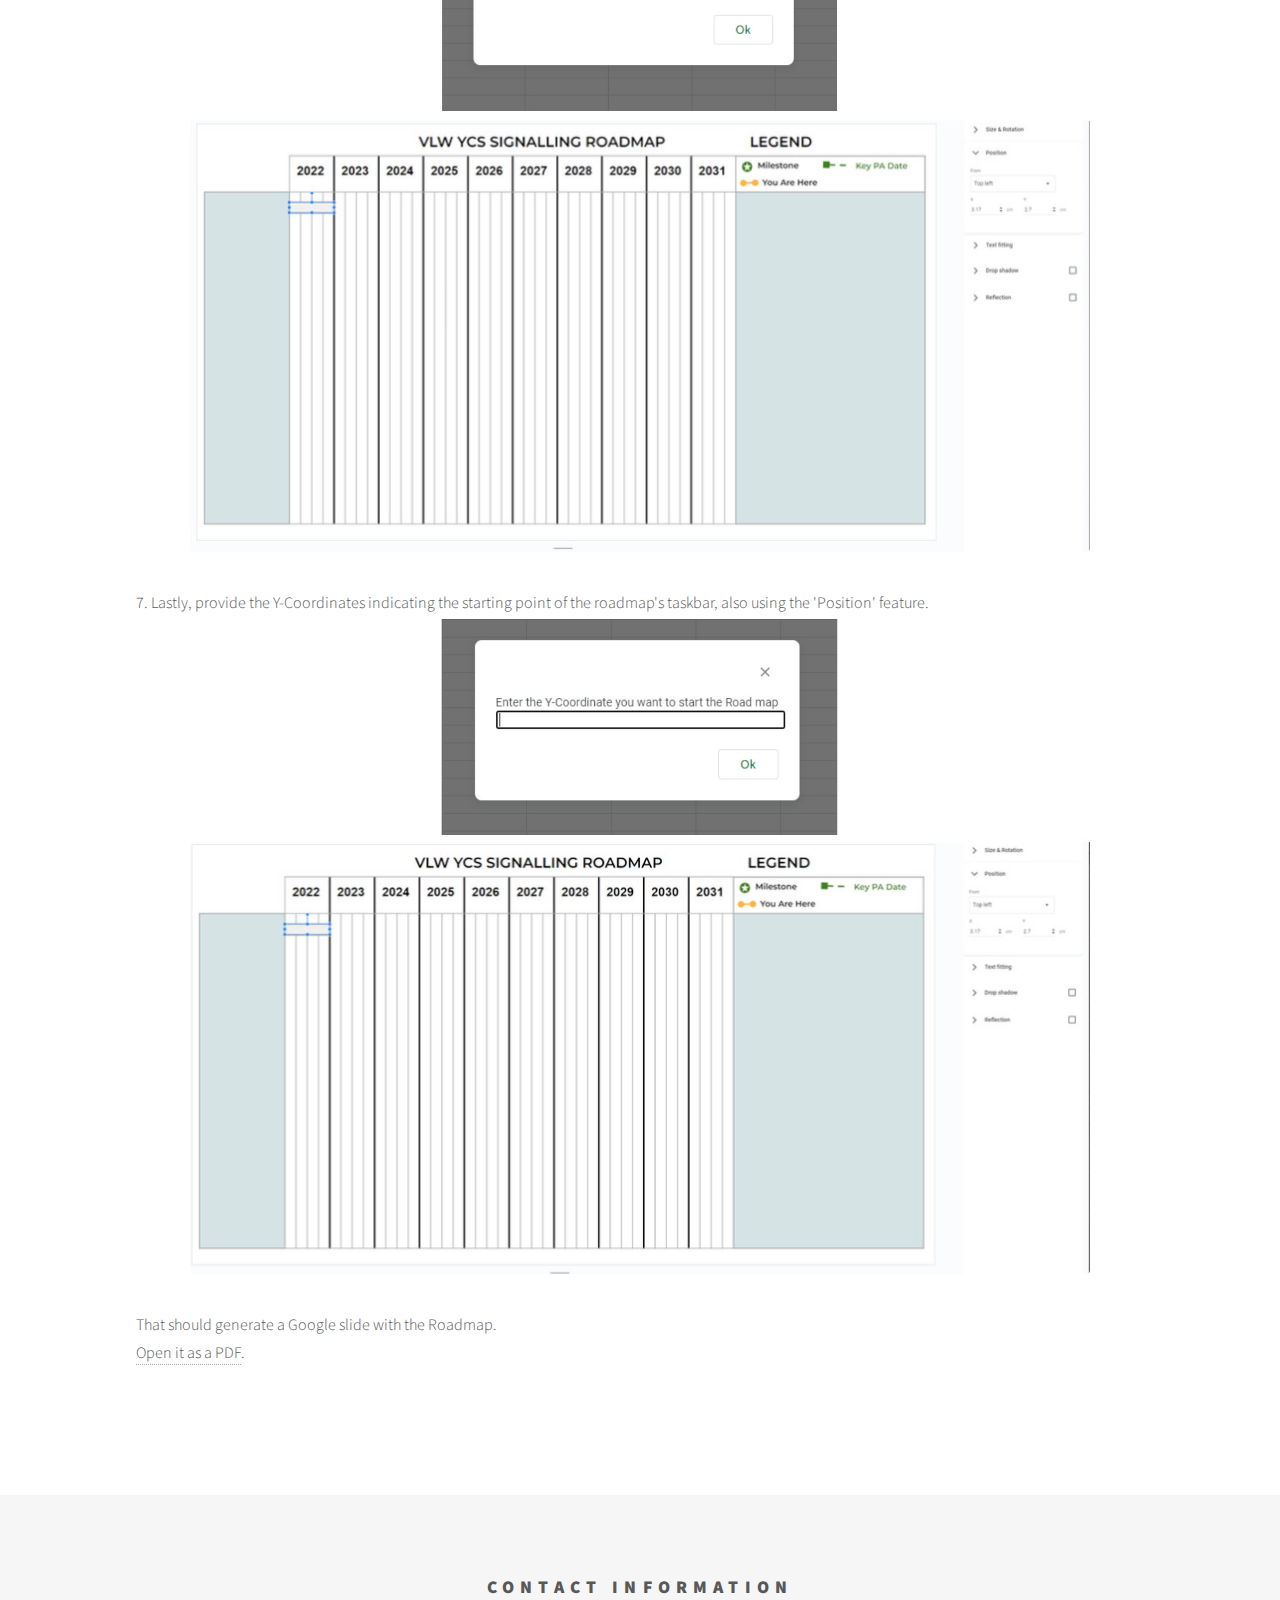
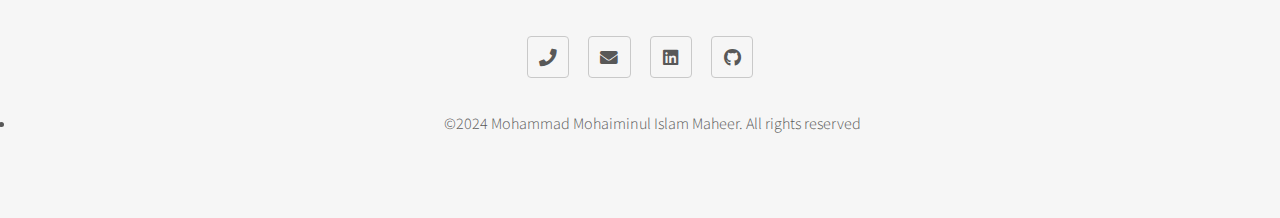
<file: roadMap.html>
<!DOCTYPE HTML>
<html>
	<head>
		<title>Road Map Generator</title>
		<meta charset="utf-8" />
		<meta name="viewport" content="width=device-width, initial-scale=1, user-scalable=no" />
		<link rel="stylesheet" href="assets/css/main.css" />
		<link rel="stylesheet" href="assets/css/darkmode.css" />
		<noscript><link rel="stylesheet" href="assets/css/noscript.css" /></noscript>
	</head>
	<body class="is-preload">
		<script>
			if (localStorage.getItem("darkMode") === "enabled") {
				document.body.classList.add("dark-mode");
			}
		</script>
		<!-- Wrapper -->
		<div id="wrapper">
			<!-- Main -->
			<div id="main">
				<div class="inner">
					<h1>Generate RoadMap for Projects</h1>
					<div class="row">
						<h3>VIDEO DEMO</h3>
						<ul class="icons">
							<li><a href="https://youtu.be/Qo8xihB8vJQ" class="icon brands alt fa-youtube">
								<span class="label">YouTube Demo</span></a></li>
						</ul>
						<h3>GITHUB REPO:</h3>
						<ul class="icons">
							<li><a href="https://github.com/Maheer1207/Project-GenerateProjectRoadMapOnSlideFromSheets" 
								class="icon brands alt fa-github">
								<span class="label">GitHub Repo</span></a></li>
						</ul>
					</div>
					<p>This project was created to help a Project Management Team of an organization, where the team has all the 
						resources like the tasks, start dates, end dates, predecessor, successor, as well as the chronology, which 
						is also regarded as vertical levels or positions. The goal was to generate a roadmap of the project planning 
						on Google Slides with the aid of the available formatted resources in Google Sheets. Following that, the script 
						was expected to be available to all the team members with the expectation that some members might not be able to 
						deal with the raw codes on Visual Studio or another IDE, so I had to append it as a Google Sheet Extension only 
						for the members of the team.</p>

					<h2>How it works</h2>
					<p>All the team members logging in with the organization's Google domain are automatically verified to access the 
						"RoadMap Generator" extension in their Google Sheets. Once they download it as an add-on and run the extension, 
						the user is required to give some inputs like the Pre-made template name, Source Sheet Name, Scales, and 
						Cartesian Start Position of the road map. Following the inputs, the AppScript Code reads the source files and 
						calculates the rectangular object of Google Slide for the tasks with the aid of Scales and Start Position. 
						Lastly, with the aid of the Google Drive, Sheets, and Slides API, AppScript generates the RoadMap presentation 
						in the team member's Google Slide in a ready to Present Slide that comes well labelled and have the minor 
						details.</p>

					<h2>Tools Implemented or Playing a Key Role</h2>
					<p>
						1. <strong>Google Drive API:</strong> This is utilized to access the existing "template" slides that provide the foundation for 
						creating the roadmap. The API also allows the creation of a copy of the slide presentation.<br />
						2. <strong>Google Sheets API:</strong> Employed to read the source data sheets, extract the required data, and format it into 
						another sheet.<br />
						3. <strong>Google Slides API:</strong> This API is used to create the roadmap on a copy of the "template" slide stored in Google 
						Drive.<br />
						4. <strong>Google OAuth:</strong> Integrated to provide verification upon the installation of the Add-on. As it was developed 
						with a focus solely on the organization, external access is restricted. It also obtains permission from users 
						to read and write in their Google Drive.<br />
						5. <strong>Google Marketplace:</strong> Utilized to publish and promote the script as an extension, available as an add-on for 
						Google Sheets used by the organization's employees.</p>

					<h2>Steps to setup the environment for Add-on</h2>
					<p>
						1. Make sure that the template slide for the base layer of the roadmap exists (a sample of template slides is 
						provided in the repository).<br />
						2. The source sheet should adhere to the standard structure of a spreadsheet, with the following guidelines: 
						a. Row 1 serves as the header, and all subsequent rows contain data. b. Column headers include Activity ID, 
						Task Name*, Start Date*, Finish Date*, Successor, Predecessor, and . These headers begin from column 1 in 
						sequential order. Column headers marked with an asterisk are crucial for the program to generate taskbars on 
						the roadmap. They must remain in their designated positions (Task Name*, Start Date*, Finish Date*, and Vertical
						Position/Level* in columns B, C, D, and E respectively). Other columns can be rearranged as needed.<br />
						<center>
							<span class="image">
								<img src="images/rms1.jpeg" alt="" width="1000"/>
							</span>
						</center>
						<br />
						3. Each cell/row should be filled with the user's chosen color for the task bar. The program reads the 
						background color of individual row cells when reading the roadmap data and uses it to color the generated 
						taskbars.<br />
						<center>
							<span class="image">
								<img src="images/rms2.jpg" alt="" width="700"/>
							</span>
						</center>
						<br />
						4. Dates should follow one of these formats: either as a date object, like “July 1, 2027 8:00 AM” or 
						“26-Sep-22”, or as a string, like “16-Jul-21 A”, where the initial part of the string contains the date to be 
						used.<br />
						<center>
							<span class="image">
								<img src="images/rms3.jpeg" alt="" width="700"/>
							</span>
						</center>
						<br />
						5. As the template of the Google Slide used for generating the roadmap slide may vary, there is no pre-generated
						template. Hence, ensure that you create an appropriate template before running the program.<br />
						6. The template should be designed using the “insert table” feature. Add columns and rows according to the 
						specific requirements of the roadmap. Make sure that the table is not placed in the theme/layout layer of the 
						slide, as this information is not duplicated when the slide is copied.<br />
						<center>
							<span class="image">
								<img src="images/rms4.jpeg" alt="" width="700" height="400"/>
							</span>
						</center>
						<br />
						7. Each Google presentation should comprise only one slide. The designated template slide for drawing should be 
						the sole slide in the template.<br />
						8. The height of the grid on which the roadmap task bars will be drawn should be a minimum of 12.25 cm.<br />
						<center>
							<span class="image">
								<img src="images/rms5.jpeg" alt="" width="900" height="400"/>
							</span>
						</center>
						<br />
						9. Verify that the language setting for your slide is English (Canada) to ensure that the measurements used are 
						in the metric system. If they appear in imperial format, confirm that the language is set to Canada and not the 
						US.	
						<br />
						<p><a href="Steps to setup the environment for Add-on.pdf">Open it as a PDF</a>.</p>
					</p>

					<h2>Steps to use the Add-on</h2>
					<p>
						1. Install the 'RoadMap Automation Extension' as an add-on in your Google Sheets.<br />
						<center>
							<span class="image">
								<img src="images/rmu1.jpeg" alt="" width="700" height="400"/>
								<img src="images/rmu2.jpeg" alt="" width="700" height="400"/>
							</span>
						</center>
						<br />
						2. Once this is completed, you'll notice a new feature added under 'Extensions' called 'Draw Task Bars and 
						Milestones.'<br />
						<center>
							<span class="image">
								<img src="images/rmu3.jpeg" alt="" width="700" height="400"/>
							</span>
						</center>
						<br />
						3. To utilize this feature, begin by entering the name of the source sheet in your Google Spreadsheet.<br />
						<center>
							<span class="image">
								<img src="images/rmu4.jpeg" alt="" width="400">
							</span>	
						</center>
						<br />
						4. Following that, the system will prompt you to specify the name of the Google Slide template you intend 
						to use for your roadmap.<br />
						<center>
							<span class="image">
								<img src="images/rmu5.jpeg" alt="" width="400"/>
							</span>
						</center>
						<br />
						5. Subsequently, you will be required to input the length of the taskbar for a month. You can determine 
						this length by utilizing the  'Insert Shape' function and adjusting its format. Add a rectangular shape to 
						the grid and calculate the monthly length of the taskbar using the 'Size & Rotation' options.<br />
						<center>
							<span class="image">
								<img src="images/rmu6.jpeg" alt="" width="400" height="300"/>
								<img src="images/rmu7.jpeg" alt="" width="900"/>
							</span>
						</center>
						<br />
						6. Moving on, input the X-Coordinate from which you want the roadmap's taskbar to commence, employing the 
						'Position' feature.<br />
						<center>
							<span class="image">
								<img src="images/rmu8.jpeg" alt="" width="400"/>
								<img src="images/rmu9.jpeg" alt="" width="900"/>
							</span>
						</center>
						<br />
						7. Lastly, provide the Y-Coordinates indicating the starting point of the roadmap's taskbar, also using the 
						'Position' feature.<br />
						<center>
							<span class="image">
								<img src="images/rmu10.jpeg" alt="" width="400"/>
								<img src="images/rmu11.jpeg" alt="" width="900"/>
							</span>
						</center>
						<br />
						That should generate a Google slide with the Roadmap.
						<br />
						<p><a href="Steps to use the Add-on.pdf">Open it as a PDF</a>.</p>
					</p>
				</div>
			</div>

			<!-- Footer -->
			<footer id="footer">
				<center>
				<div class="inner">
					<section>
						<h2>Contact Information</h2>
						<ul class="icons">
							<li><a href="tel:+17806953570" class="icon solid style2 fa-phone"><span class="label">Phone</span></a></li>
							<li><a href="mailto:mmaheer@ualberta.ca" class="icon solid style2 fa-envelope"><span class="label">Email</span></a></li>
							<li><a href="http://www.linkedin.com/in/mmaheer" class="icon brands style2 fa-linkedin"><span class="label">LinkedIn</span></a></li>
							<li><a href="https://github.com/Maheer1207" class="icon brands style2 fa-github"><span class="label">GitHub</span></a></li>
						</ul>
					</section>
					<ul class="copyright">
						<li>&copy;2024 Mohammad Mohaiminul Islam Maheer. All rights reserved</li>
					</ul>
				</center>
				</div>
			</footer>
		</div>

		<!-- Scripts -->
		<script src="assets/js/jquery.min.js"></script>
		<script src="assets/js/browser.min.js"></script>
		<script src="assets/js/breakpoints.min.js"></script>
		<script src="assets/js/util.js"></script>
		<script src="assets/js/main.js"></script>
	</body>
</html>
</file>
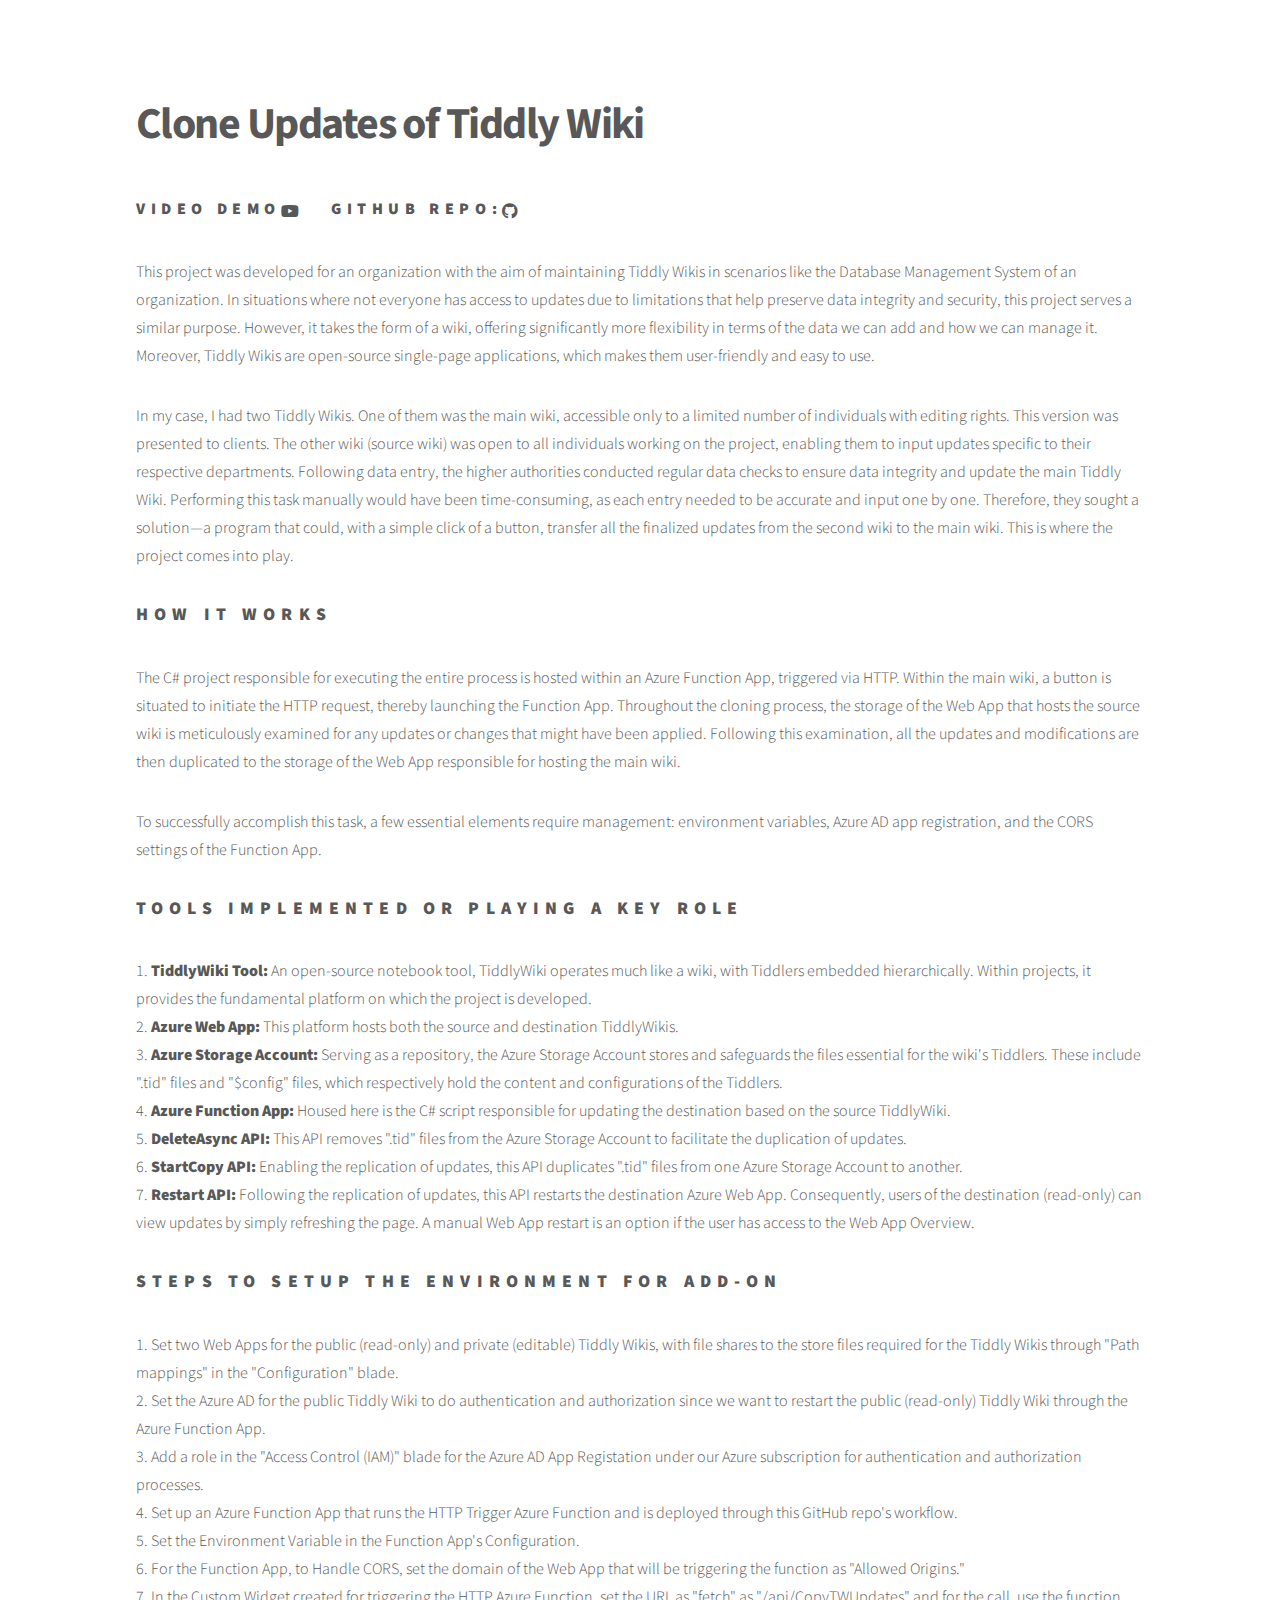
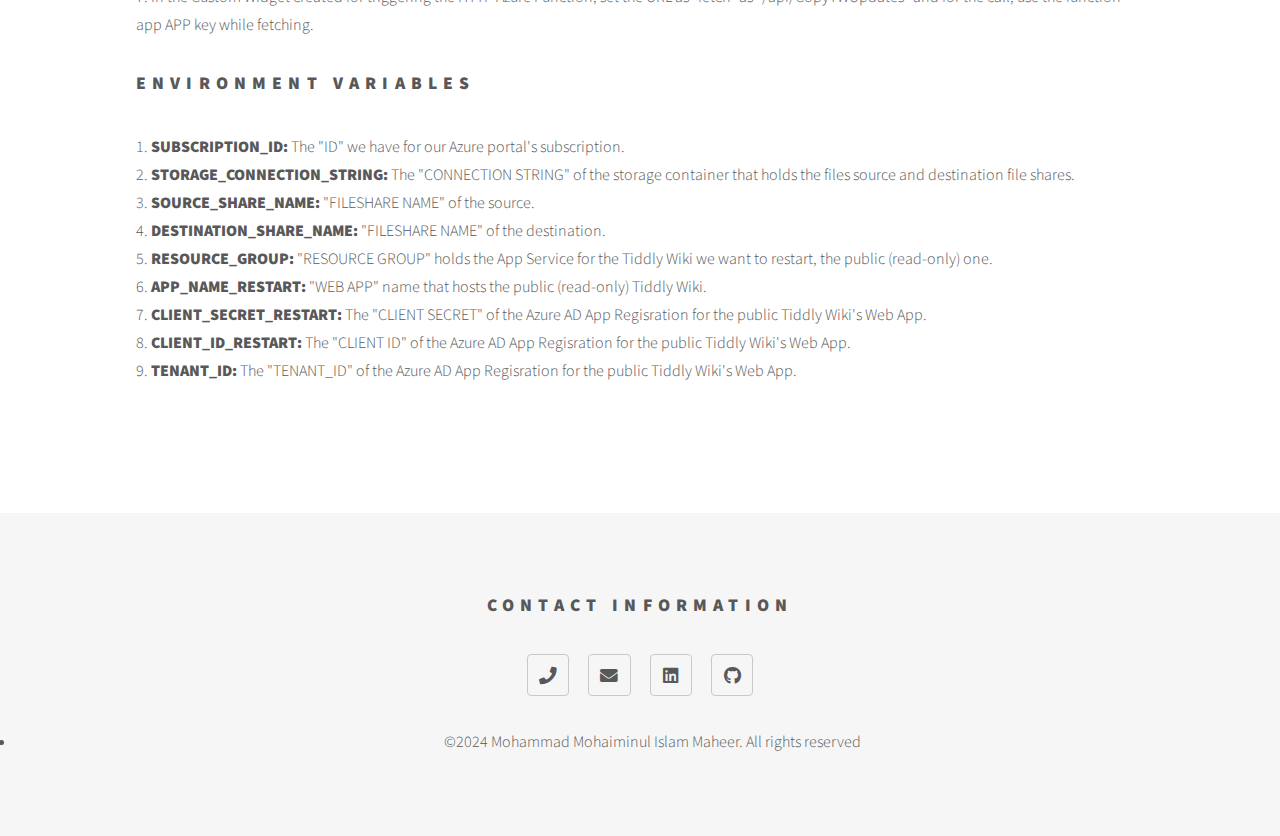
<file: tiddlyWikiClone.html>
<!DOCTYPE HTML>
<html>
	<head>
		<title>Tiddly Wiki Clone</title>
		<meta charset="utf-8" />
		<meta name="viewport" content="width=device-width, initial-scale=1, user-scalable=no" />
		<link rel="stylesheet" href="assets/css/main.css" />
		<link rel="stylesheet" href="assets/css/darkmode.css" />
		<noscript><link rel="stylesheet" href="assets/css/noscript.css" /></noscript>
	</head>
	<body class="is-preload">
		<script>
			if (localStorage.getItem("darkMode") === "enabled") {
				document.body.classList.add("dark-mode");
			}
		</script>
		<!-- Wrapper -->
		<div id="wrapper">
			<!-- Main -->
			<div id="main">
				<div class="inner">
					<h1>Clone Updates of Tiddly Wiki</h1>
					<div class="row">
						<h3>VIDEO DEMO</h3>
						<ul class="icons">
							<li><a href="https://youtu.be/58t4TMxxg_w" class="icon brands alt fa-youtube">
								<span class="label">YouTube Demo</span></a></li>
						</ul>
						<h3>GITHUB REPO:</h3>
						<ul class="icons">
							<li><a href="https://github.com/Maheer1207/Project-tiddlyWiki-Clone-Updates" 
								class="icon brands alt fa-github">
								<span class="label">GitHub Repo</span></a></li>
						</ul>
					</div>
					<p>
						This project was developed for an organization with the aim of maintaining Tiddly Wikis in scenarios like the 
						Database Management System of an organization. In situations where not everyone has access to updates due to 
						limitations that help preserve data integrity and security, this project serves a similar purpose. However, 
						it takes the form of a wiki, offering significantly more flexibility in terms of the data we can add and how we 
						can manage it. Moreover, Tiddly Wikis are open-source single-page applications, which makes them user-friendly 
						and easy to use.
					</p>
					<p>
						In my case, I had two Tiddly Wikis. One of them was the main wiki, accessible only to a limited number of 
						individuals with editing rights. This version was presented to clients. The other wiki (source wiki) was open to 
						all individuals working on the project, enabling them to input updates specific to their respective departments. 
						Following data entry, the higher authorities conducted regular data checks to ensure data integrity and update 
						the main Tiddly Wiki. Performing this task manually would have been time-consuming, as each entry needed to be 
						accurate and input one by one. Therefore, they sought a solution—a program that could, with a simple click of a 
						button, transfer all the finalized updates from the second wiki to the main wiki. This is where the project 
						comes into play.
					</p>
					<h2>How it works</h2>
					<p>
						The C# project responsible for executing the entire process is hosted within an Azure Function App, triggered 
						via HTTP. Within the main wiki, a button is situated to initiate the HTTP request, thereby launching the 
						Function App. Throughout the cloning process, the storage of the Web App that hosts the source wiki is 
						meticulously examined for any updates or changes that might have been applied. Following this examination, all 
						the updates and modifications are then duplicated to the storage of the Web App responsible for hosting the 
						main wiki. 
					</p>
					<p>To successfully accomplish this task, a few essential elements require management: environment variables, Azure 
						AD app registration, and the CORS settings of the Function App.
					</p>
					<h2>Tools Implemented or Playing a Key Role</h2>
					<p>
						1. <strong>TiddlyWiki Tool:</strong> An open-source notebook tool, TiddlyWiki operates much like a wiki, with Tiddlers embedded 
						hierarchically. Within projects, it provides the fundamental platform on which the project is developed. <br />
						2. <strong>Azure Web App:</strong> This platform hosts both the source and destination TiddlyWikis. <br />
						3. <strong>Azure Storage Account:</strong> Serving as a repository, the Azure Storage Account stores and safeguards the files 
						essential for the wiki's Tiddlers. These include ".tid" files and "$config" files, which respectively hold the 
						content and configurations of the Tiddlers. <br />
						4. <strong>Azure Function App:</strong> Housed here is the C# script responsible for updating the destination based on the 
						source TiddlyWiki. <br />
						5. <strong>DeleteAsync API:</strong> This API removes ".tid" files from the Azure Storage Account to facilitate the duplication 
						of updates. <br />
						6. <strong>StartCopy API:</strong> Enabling the replication of updates, this API duplicates ".tid" files from one Azure Storage 
						Account to another. <br />
						7. <strong>Restart API:</strong> Following the replication of updates, this API restarts the destination Azure Web App. 
						Consequently, users of the destination (read-only) can view updates by simply refreshing the page. A manual 
						Web App restart is an option if the user has access to the Web App Overview.<br />
					</p>
					<h2>Steps to setup the environment for Add-on</h2>
					<p>
						1. Set two Web Apps for the public (read-only) and private (editable) Tiddly Wikis, with file shares to the 
						store files required for the Tiddly Wikis through "Path mappings" in the "Configuration" blade. <br />
						2. Set the Azure AD for the public Tiddly Wiki to do authentication and authorization since we want to restart 
						the public (read-only) Tiddly Wiki through the Azure Function App. <br />
						3. Add a role in the "Access Control (IAM)" blade for the Azure AD App Registation under our Azure subscription 
						for authentication and authorization processes. <br />
						4. Set up an Azure Function App that runs the HTTP Trigger Azure Function and is deployed through this GitHub 
						repo's workflow. <br />
						5. Set the Environment Variable in the Function App's Configuration. <br />
						6. For the Function App, to Handle CORS, set the domain of the Web App that will be triggering the function as 
						"Allowed Origins." <br />
						7. In the Custom Widget created for triggering the HTTP Azure Function, set the URL as "fetch" as 
						"/api/CopyTWUpdates" and for the call, use the function app APP key while fetching. <br />
					</p>
					<h2>Environment Variables</h2>
					<p>
						1. <strong>SUBSCRIPTION_ID:</strong> The "ID" we have for our Azure portal's subscription.  <br />
						2. <strong>STORAGE_CONNECTION_STRING:</strong> The "CONNECTION STRING" of the storage container that holds the files source and 
						destination file shares.  <br />
						3. <strong>SOURCE_SHARE_NAME:</strong> "FILESHARE NAME" of the source.  <br />
						4. <strong>DESTINATION_SHARE_NAME:</strong> "FILESHARE NAME" of the destination.  <br />
						5. <strong>RESOURCE_GROUP:</strong> "RESOURCE GROUP" holds the App Service for the Tiddly Wiki we want to restart, the public 
						(read-only) one.  <br />
						6. <strong>APP_NAME_RESTART:</strong> "WEB APP" name that hosts the public (read-only) Tiddly Wiki.  <br />
						7. <strong>CLIENT_SECRET_RESTART:</strong> The "CLIENT SECRET" of the Azure AD App Regisration for the public Tiddly Wiki's 
						Web App. <br />
						8. <strong>CLIENT_ID_RESTART:</strong> The "CLIENT ID" of the Azure AD App Regisration for the public Tiddly Wiki's Web App. 
						<br />
						9. <strong>TENANT_ID:</strong> The "TENANT_ID" of the Azure AD App Regisration for the public Tiddly Wiki's Web App. <br />
					</p>
				</div>
			</div>

			<!-- Footer -->
			<footer id="footer">
				<center>
				<div class="inner">
					<section>
						<h2>Contact Information</h2>
						<ul class="icons">
							<li><a href="tel:+17806953570" class="icon solid style2 fa-phone"><span class="label">Phone</span></a></li>
							<li><a href="mailto:mmaheer@ualberta.ca" class="icon solid style2 fa-envelope"><span class="label">Email</span></a></li>
							<li><a href="http://www.linkedin.com/in/mmaheer" class="icon brands style2 fa-linkedin"><span class="label">LinkedIn</span></a></li>
							<li><a href="https://github.com/Maheer1207" class="icon brands style2 fa-github"><span class="label">GitHub</span></a></li>
						</ul>
					</section>
					<ul class="copyright">
						<li>&copy;2024 Mohammad Mohaiminul Islam Maheer. All rights reserved</li>
					</ul>
				</center>
				</div>
			</footer>
		</div>

		<!-- Scripts -->
		<script src="assets/js/jquery.min.js"></script>
		<script src="assets/js/browser.min.js"></script>
		<script src="assets/js/breakpoints.min.js"></script>
		<script src="assets/js/util.js"></script>
		<script src="assets/js/main.js"></script>
	</body>
</html>
</file>
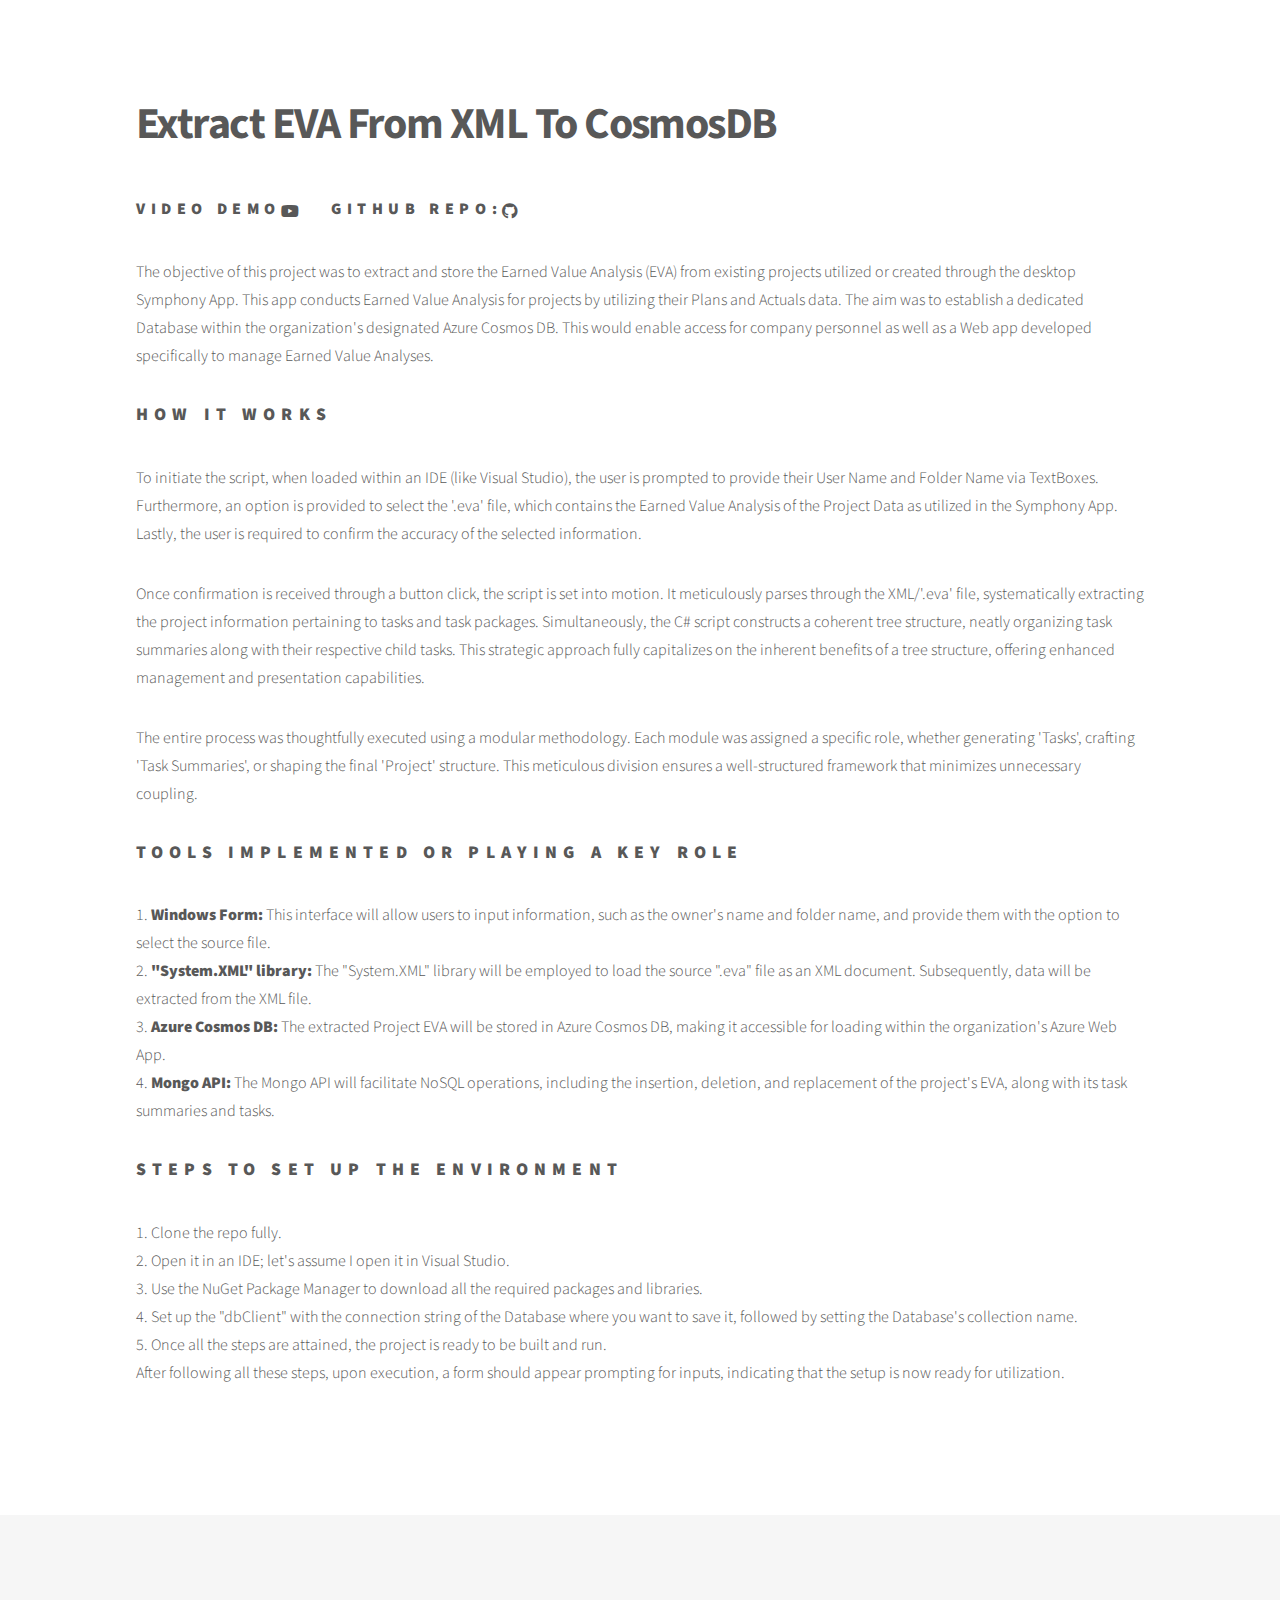
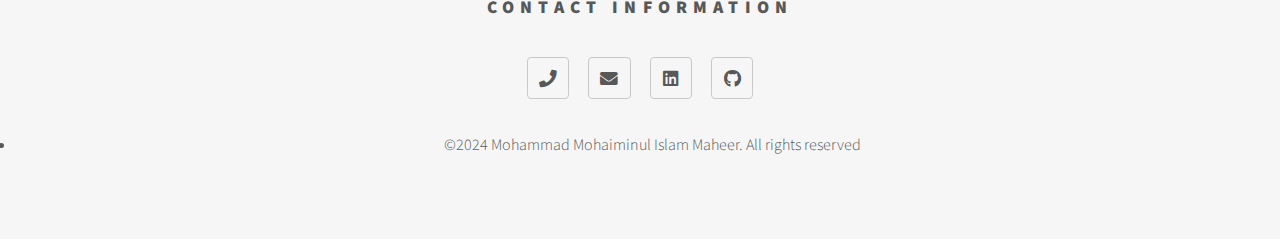
<file: XMLtoDB.html>
<!-- filepath: /Users/maheer_1207/Desktop/Mohaimin-Islam.github.io/XMLtoDB.html -->
<!DOCTYPE HTML>
<html>
<head>
    <title>Extract EVA to DB</title>
    <meta charset="utf-8" />
    <meta name="viewport" content="width=device-width, initial-scale=1, user-scalable=no" />
    <link rel="stylesheet" href="assets/css/main.css" />
    <link rel="stylesheet" href="assets/css/darkmode.css" />
    <noscript><link rel="stylesheet" href="assets/css/noscript.css" /></noscript>
</head>
<body class="is-preload">
    <script>
        if (localStorage.getItem("darkMode") === "enabled") {
            document.body.classList.add("dark-mode");
        }
    </script>
    <!-- Wrapper -->
    <div id="wrapper">
        <!-- Main -->
        <div id="main">
            <div class="inner">
                <h1>Extract EVA From XML To CosmosDB</h1>
                <div class="row">
                    <h3>VIDEO DEMO</h3>
                    <ul class="icons">
                        <li><a href="https://youtu.be/qjQpj4gfp2o" class="icon brands alt fa-youtube">
                            <span class="label">YouTube Demo</span></a></li>
                    </ul>
                    <h3>GITHUB REPO:</h3>
                    <ul class="icons">
                        <li><a href="https://github.com/Maheer1207/Project-ExtractEVAToDatabase/tree/master" 
                            class="icon brands alt fa-github">
                            <span class="label">GitHub Repo</span></a></li>
                    </ul>
                </div>
                <p>
                    The objective of this project was to extract and store the Earned Value Analysis (EVA) from existing projects 
                    utilized or created through the desktop Symphony App. This app conducts Earned Value Analysis for projects by 
                    utilizing their Plans and Actuals data. The aim was to establish a dedicated Database within the organization's 
                    designated Azure Cosmos DB. This would enable access for company personnel as well as a Web app developed 
                    specifically to manage Earned Value Analyses.
                </p>

                <h2>How it works</h2>
                <p>
                    To initiate the script, when loaded within an IDE (like Visual Studio), the user is prompted to provide their 
                    User Name and Folder Name via TextBoxes. Furthermore, an option is provided to select the '.eva' file, which 
                    contains the Earned Value Analysis of the Project Data as utilized in the Symphony App. Lastly, the user is 
                    required to confirm the accuracy of the selected information.
                </p>
                <p>
                    Once confirmation is received through a button click, the script is set into motion. It meticulously parses 
                    through the XML/'.eva' file, systematically extracting the project information pertaining to tasks and task 
                    packages. Simultaneously, the C# script constructs a coherent tree structure, neatly organizing task summaries 
                    along with their respective child tasks. This strategic approach fully capitalizes on the inherent benefits of 
                    a tree structure, offering enhanced management and presentation capabilities.
                </p>
                <p>
                    The entire process was thoughtfully executed using a modular methodology. Each module was assigned a specific 
                    role, whether generating 'Tasks', crafting 'Task Summaries', or shaping the final 'Project' structure. This 
                    meticulous division ensures a well-structured framework that minimizes unnecessary coupling.
                </p>

                <h2>Tools Implemented or Playing a Key Role</h2>
                <p>
                    1. <strong>Windows Form:</strong> This interface will allow users to input information, such as the owner's name and folder name,
                    and provide them with the option to select the source file.<br />
                    2. <strong>"System.XML" library:</strong> The "System.XML" library will be employed to load the source ".eva" file as an XML 
                    document. Subsequently, data will be extracted from the XML file.<br />
                    3. <strong>Azure Cosmos DB:</strong> The extracted Project EVA will be stored in Azure Cosmos DB, making it accessible for 
                    loading within the organization's Azure Web App.<br />
                    4. <strong>Mongo API:</strong> The Mongo API will facilitate NoSQL operations, including the insertion, deletion, and 
                    replacement of the project's EVA, along with its task summaries and tasks.<br />
                </p>

                <h2>Steps to set up the Environment</h2>
                <p>
                    1. Clone the repo fully.<br />
                    2. Open it in an IDE; let's assume I open it in Visual Studio.<br />
                    3. Use the NuGet Package Manager to download all the required packages and libraries.<br />
                    4. Set up the "dbClient" with the connection string of the Database where you want to save it, followed by 
                    setting the Database's collection name.<br />
                    5. Once all the steps are attained, the project is ready to be built and run.<br />
                    After following all these steps, upon execution, a form should appear prompting for inputs, indicating that 
                    the setup is now ready for utilization.<br />
                </p>
            </div>
        </div>

        <!-- Footer -->
        <footer id="footer">
            <center>
            <div class="inner">
                <section>
                    <h2>Contact Information</h2>
                    <ul class="icons">
                        <li><a href="tel:+17806953570" class="icon solid style2 fa-phone"><span class="label">Phone</span></a></li>
                        <li><a href="mailto:mmaheer@ualberta.ca" class="icon solid style2 fa-envelope"><span class="label">Email</span></a></li>
                        <li><a href="http://www.linkedin.com/in/mmaheer" class="icon brands style2 fa-linkedin"><span class="label">LinkedIn</span></a></li>
                        <li><a href="https://github.com/Maheer1207" class="icon brands style2 fa-github"><span class="label">GitHub</span></a></li>
                    </ul>
                </section>
                <ul class="copyright">
                    <li>&copy;2024 Mohammad Mohaiminul Islam Maheer. All rights reserved</li>
                </ul>
            </center>
            </div>
        </footer>
    </div>

    <!-- Scripts -->
    <script src="assets/js/jquery.min.js"></script>
    <script src="assets/js/browser.min.js"></script>
    <script src="assets/js/breakpoints.min.js"></script>
    <script src="assets/js/util.js"></script>
    <script src="assets/js/main.js"></script>
</body>
</html>
</file>
<file: assets/css/darkmode.css>
/* Dark Styling */
body.dark-mode {
    background-color: #121212;
    color: #ffffff;
}

/* Adjust project cards for Dark */
body.dark-mode .tiles article {
    background: #222;
    border: 1px solid #444;
}

/* Footer Dark */
body.dark-mode #footer {
    background: #181818;
}

/* Dark Button Positioning */
#theme-toggle {
    position: fixed; /* Keeps it fixed in the top-right */
    top: 20px; /* Increased from 15px to prevent overlap */
    right: 20px; /* Ensures the button stays in the top-right */
    z-index: 1000; /* Ensures it's always on top of other elements */
    padding: 10px 16px; /* Better button spacing */
    background-color: #f1c40f;
    color: #000;
    font-size: 10px;
    font-weight: bold;
    border: none;
    border-radius: 5px;
    cursor: pointer;
    box-shadow: 2px 2px 10px rgba(0, 0, 0, 0.2); /* Prevents blending into background */
}


#theme-toggle:hover {
    background-color: #e67e22;
}

/* Adjust for Small Screens */
@media screen and (max-width: 768px) {
    #theme-toggle {
        top: 10px; /* Reduce space for smaller screens */
        right: 10px;
        padding: 8px 12px; /* Slightly smaller button */
        font-size: 8px;
    }
}
</file>
<file: assets/css/video.css>
/* Video Container */
.video {
    display: flex;
    justify-content: center;
    align-items: center;
    width: 100%;
}

/* Default Video Styling */
.video video {
    width: 100%; /* Full width of the container */
    height: 250px; /* Fixed height */
    object-fit: cover; /* Ensures the video fills the space without distortion */
    border-radius: 10px; /* Rounded corners */
    box-shadow: 0 4px 8px rgba(0, 0, 0, 0.2); /* Optional: Adds a shadow effect */
    transition: transform 0.3s ease-in-out;
}

/* Hover Effect */
.video video:hover {
    transform: scale(1.05); /* Slight zoom effect on hover */
}

/* Responsive Design: Adjust for smaller screens */
@media screen and (max-width: 768px) {
    .video video {
        height: 200px; /* Reduce height on smaller screens */
    }
}

@media screen and (max-width: 480px) {
    .video video {
        height: 150px; /* Further reduce height on mobile */
    }
}
</file>
<file: assets/css/navbar.css>
/* Navigation Bar Styling */
#navbar {
    position: fixed;
    top: 0;
    width: 100%;
    height: 60px; /* Fixed height */
    background-color: #121212; /* Dark theme background */
    color: white;
    z-index: 1000;
    display: flex;
    align-items: center;
    justify-content: space-between;
    padding: 10px 20px;
    box-shadow: 0px 4px 6px rgba(0, 0, 0, 0.1);
}

#navbar .container {
    display: flex;
    justify-content: space-between;
    align-items: center;
    width: 100%;
}

#navbar .logo {
    font-size: 1.5rem;
    font-weight: bold;
    text-decoration: none;
    color: white;
}

#navbar .nav-links {
    list-style: none;
    display: flex;
    gap: 20px;
    align-items: center; /* Ensure all items align vertically */
    margin: 0;
    padding: 0;
}

#navbar .nav-links li {
    display: flex;
    align-items: center;
}

#navbar .nav-links a {
    color: white;
    text-decoration: none;
    font-size: 1rem;
    font-weight: bold;
}

#navbar .nav-links a:hover {
    color: #f1c40f; /* Highlighted link color */
}

/* Ensure Dark Mode Button is Styled */
#navbar button {
    background-color: #f1c40f;
    color: #000;
    font-size: 1rem;
    font-weight: bold;
    border: none;
    border-radius: 5px;
    cursor: pointer;
    padding: 8px 12px;
    margin-left: 20px; /* Space from links */
    align-self: center; /* Align button with navbar */
}

#navbar button:hover {
    background-color: #e67e22;
}

/* Fix Content Overlap */
body {
    margin: 0;
    padding-top: 60px; /* Equal to navbar height */
}

/* Responsive Design for Smaller Screens */
@media screen and (max-width: 768px) {
    #navbar {
        flex-direction: column;
        align-items: center;
        height: auto; /* Allow expansion */
        padding: 15px 20px;
    }

    #navbar .container {
        flex-direction: column;
        align-items: center;
    }

    #navbar .nav-links {
        flex-direction: column;
        gap: 10px;
        margin: 10px 0;
    }

    #navbar button {
        margin-left: 0; /* Remove margin-left for mobile */
        margin-top: 10px; /* Add spacing between button and links */
    }

    body {
        padding-top: 80px; /* Add extra padding for expanded navbar */
    }
}
</file>
<file: assets/css/noscript.css>
/*
	Phantom by HTML5 UP
	html5up.net | @ajlkn
	Free for personal and commercial use under the CCA 3.0 license (html5up.net/license)
*/

/* Tiles */

	body.is-preload .tiles article {
		-moz-transform: none;
		-webkit-transform: none;
		-ms-transform: none;
		transform: none;
		opacity: 1;
	}
</file>
<file: assets/css/main.css>
@import url(fontawesome-all.min.css);
@import url("https://fonts.googleapis.com/css?family=Source+Sans+Pro:300,700,900");

/*
	Phantom by HTML5 UP
	html5up.net | @ajlkn
	Free for personal and commercial use under the CCA 3.0 license (html5up.net/license)
*/

html, body, div, span, applet, object,
iframe, h1, h2, h3, h4, h5, h6, p, blockquote,
pre, a, abbr, acronym, address, big, cite,
code, del, dfn, em, img, ins, kbd, q, s, samp,
small, strike, strong, sub, sup, tt, var, b,
u, i, center, dl, dt, dd, ol, ul, li, fieldset,
form, label, legend, table, caption, tbody,
tfoot, thead, tr, th, td, article, aside,
canvas, details, embed, figure, figcaption,
footer, header, hgroup, menu, nav, output, ruby,
section, summary, time, mark, audio, video {
	margin: 0;
	padding: 0;
	border: 0;
	font-size: 100%;
	font: inherit;
	vertical-align: baseline;}

article, aside, details, figcaption, figure,
footer, header, hgroup, menu, nav, section {
	display: block;}

body {
	line-height: 1;
	
}

ol, ul {
	list-style: none;
}

blockquote, q {
	quotes: none;
}

	blockquote:before, blockquote:after, q:before, q:after {
		content: '';
		content: none;
	}

table {
	border-collapse: collapse;
	border-spacing: 0;
}

body {
	-webkit-text-size-adjust: none;
}

mark {
	background-color: transparent;
	color: inherit;
}

input::-moz-focus-inner {
	border: 0;
	padding: 0;
}

input, select, textarea {
	-moz-appearance: none;
	-webkit-appearance: none;
	-ms-appearance: none;
	appearance: none;
}

/* Basic */

	@-ms-viewport {
		width: device-width;
	}

	body {
		-ms-overflow-style: scrollbar;
	}

	@media screen and (max-width: 480px) {

		html, body {
			min-width: 320px;
		}

	}

	html {
		box-sizing: border-box;
	}

	*, *:before, *:after {
		box-sizing: inherit;
	}

	body {
		background: #ffffff;
	}

		body.is-preload *, body.is-preload *:before, body.is-preload *:after {
			-moz-animation: none !important;
			-webkit-animation: none !important;
			-ms-animation: none !important;
			animation: none !important;
			-moz-transition: none !important;
			-webkit-transition: none !important;
			-ms-transition: none !important;
			transition: none !important;
		}

/* Type */

	body, input, select, textarea {
		color: #585858;
		font-family: "Source Sans Pro", Helvetica, sans-serif;
		font-size: 16pt;
		font-weight: 300;
		line-height: 1.75;
	}

		@media screen and (max-width: 1680px) {

			body, input, select, textarea {
				font-size: 14pt;
			}

		}

		@media screen and (max-width: 1280px) {

			body, input, select, textarea {
				font-size: 12pt;
			}

		}

	a {
		-moz-transition: border-bottom-color 0.2s ease, color 0.2s ease;
		-webkit-transition: border-bottom-color 0.2s ease, color 0.2s ease;
		-ms-transition: border-bottom-color 0.2s ease, color 0.2s ease;
		transition: border-bottom-color 0.2s ease, color 0.2s ease;
		text-decoration: none;
		color: #585858;
		border-bottom: dotted 1px rgba(88, 88, 88, 0.5);
	}

		a:hover {
			border-bottom-color: transparent;
			color: #f2849e !important;
		}

	strong, b {
		font-weight: 900;
	}

	em, i {
		font-style: italic;
	}

	p {
		margin: 0 0 2em 0;
	}

	h1 {
		font-size: 2.75em;
		font-weight: 700;
		line-height: 1.3;
		margin: 0 0 1em 0;
		letter-spacing: -0.035em;
	}

		h1 a {
			color: inherit;
		}

		@media screen and (max-width: 736px) {

			h1 {
				font-size: 2em;
				margin: 0 0 1em 0;
			}

		}

		@media screen and (max-width: 360px) {

			h1 {
				font-size: 1.75em;
			}

		}

	h2, h3, h4, h5, h6 {
		font-weight: 900;
		line-height: 1.5;
		margin: 0 0 2em 0;
		text-transform: uppercase;
		letter-spacing: 0.35em;
	}

		h2 a, h3 a, h4 a, h5 a, h6 a {
			color: inherit;
		}

	h2 {
		font-size: 1.1em;
	}

	h3 {
		font-size: 1em;
	}

	h4 {
		font-size: 0.8em;
	}

	h5 {
		font-size: 0.8em;
	}

	h6 {
		font-size: 0.8em;
	}

	@media screen and (max-width: 980px) {

		h1 br, h2 br, h3 br, h4 br, h5 br, h6 br {
			display: none;
		}

	}

	@media screen and (max-width: 736px) {

		h2 {
			font-size: 1em;
		}

		h3 {
			font-size: 0.8em;
		}

	}

	sub {
		font-size: 0.8em;
		position: relative;
		top: 0.5em;
	}

	sup {
		font-size: 0.8em;
		position: relative;
		top: -0.5em;
	}

	blockquote {
		border-left: solid 4px #c9c9c9;
		font-style: italic;
		margin: 0 0 2em 0;
		padding: 0.5em 0 0.5em 2em;
	}

	code {
		background: rgba(144, 144, 144, 0.075);
		border-radius: 4px;
		border: solid 1px #c9c9c9;
		font-family: "Courier New", monospace;
		font-size: 0.9em;
		margin: 0 0.25em;
		padding: 0.25em 0.65em;
	}

	pre {
		-webkit-overflow-scrolling: touch;
		font-family: "Courier New", monospace;
		font-size: 0.9em;
		margin: 0 0 2em 0;
	}

		pre code {
			display: block;
			line-height: 1.75;
			padding: 1em 1.5em;
			overflow-x: auto;
		}

	hr {
		border: 0;
		border-bottom: solid 1px #c9c9c9;
		margin: 2em 0;
	}

		hr.major {
			margin: 3em 0;
		}

	.align-left {
		text-align: left;
	}

	.align-center {
		text-align: center;
	}

	.align-right {
		text-align: right;
	}

/* Row */

	.row {
		display: flex;
		flex-wrap: wrap;
		box-sizing: border-box;
		align-items: stretch;
	}

		.row > * {
			box-sizing: border-box;
		}

		.row.gtr-uniform > * > :last-child {
			margin-bottom: 0;
		}

		.row.aln-left {
			justify-content: flex-start;
		}

		.row.aln-center {
			justify-content: center;
		}

		.row.aln-right {
			justify-content: flex-end;
		}

		.row.aln-top {
			align-items: flex-start;
		}

		.row.aln-middle {
			align-items: center;
		}

		.row.aln-bottom {
			align-items: flex-end;
		}

		.row > .imp {
			order: -1;
		}

		.row > .col-1 {
			width: 8.33333%;
		}

		.row > .off-1 {
			margin-left: 8.33333%;
		}

		.row > .col-2 {
			width: 16.66667%;
		}

		.row > .off-2 {
			margin-left: 16.66667%;
		}

		.row > .col-3 {
			width: 25%;
		}

		.row > .off-3 {
			margin-left: 25%;
		}

		.row > .col-4 {
			width: 33.33333%;
		}

		.row > .off-4 {
			margin-left: 33.33333%;
		}

		.row > .col-5 {
			width: 41.66667%;
		}

		.row > .off-5 {
			margin-left: 41.66667%;
		}

		.row > .col-6 {
			width: 50%;
		}

		.row > .off-6 {
			margin-left: 50%;
		}

		.row > .col-7 {
			width: 58.33333%;
		}

		.row > .off-7 {
			margin-left: 58.33333%;
		}

		.row > .col-8 {
			width: 66.66667%;
		}

		.row > .off-8 {
			margin-left: 66.66667%;
		}

		.row > .col-9 {
			width: 75%;
		}

		.row > .off-9 {
			margin-left: 75%;
		}

		.row > .col-10 {
			width: 83.33333%;
		}

		.row > .off-10 {
			margin-left: 83.33333%;
		}

		.row > .col-11 {
			width: 91.66667%;
		}

		.row > .off-11 {
			margin-left: 91.66667%;
		}

		.row > .col-12 {
			width: 100%;
		}

		.row > .off-12 {
			margin-left: 100%;
		}

		.row.gtr-0 {
			margin-top: 0;
			margin-left: 0em;
		}

			.row.gtr-0 > * {
				padding: 0 0 0 0em;
			}

			.row.gtr-0.gtr-uniform {
				margin-top: 0em;
			}

				.row.gtr-0.gtr-uniform > * {
					padding-top: 0em;
				}

		.row.gtr-25 {
			margin-top: 0;
			margin-left: -0.5em;
		}

			.row.gtr-25 > * {
				padding: 0 0 0 0.5em;
			}

			.row.gtr-25.gtr-uniform {
				margin-top: -0.5em;
			}

				.row.gtr-25.gtr-uniform > * {
					padding-top: 0.5em;
				}

		.row.gtr-50 {
			margin-top: 0;
			margin-left: -1em;
		}

			.row.gtr-50 > * {
				padding: 0 0 0 1em;
			}

			.row.gtr-50.gtr-uniform {
				margin-top: -1em;
			}

				.row.gtr-50.gtr-uniform > * {
					padding-top: 1em;
				}

		.row {
			margin-top: 0;
			margin-left: -2em;
		}

			.row > * {
				padding: 0 0 0 2em;
			}

			.row.gtr-uniform {
				margin-top: -2em;
			}

				.row.gtr-uniform > * {
					padding-top: 2em;
				}

		.row.gtr-150 {
			margin-top: 0;
			margin-left: -3em;
		}

			.row.gtr-150 > * {
				padding: 0 0 0 3em;
			}

			.row.gtr-150.gtr-uniform {
				margin-top: -3em;
			}

				.row.gtr-150.gtr-uniform > * {
					padding-top: 3em;
				}

		.row.gtr-200 {
			margin-top: 0;
			margin-left: -4em;
		}

			.row.gtr-200 > * {
				padding: 0 0 0 4em;
			}

			.row.gtr-200.gtr-uniform {
				margin-top: -4em;
			}

				.row.gtr-200.gtr-uniform > * {
					padding-top: 4em;
				}

		@media screen and (max-width: 1680px) {

			.row {
				display: flex;
				flex-wrap: wrap;
				box-sizing: border-box;
				align-items: stretch;
			}

				.row > * {
					box-sizing: border-box;
				}

				.row.gtr-uniform > * > :last-child {
					margin-bottom: 0;
				}

				.row.aln-left {
					justify-content: flex-start;
				}

				.row.aln-center {
					justify-content: center;
				}

				.row.aln-right {
					justify-content: flex-end;
				}

				.row.aln-top {
					align-items: flex-start;
				}

				.row.aln-middle {
					align-items: center;
				}

				.row.aln-bottom {
					align-items: flex-end;
				}

				.row > .imp-xlarge {
					order: -1;
				}

				.row > .col-1-xlarge {
					width: 8.33333%;
				}

				.row > .off-1-xlarge {
					margin-left: 8.33333%;
				}

				.row > .col-2-xlarge {
					width: 16.66667%;
				}

				.row > .off-2-xlarge {
					margin-left: 16.66667%;
				}

				.row > .col-3-xlarge {
					width: 25%;
				}

				.row > .off-3-xlarge {
					margin-left: 25%;
				}

				.row > .col-4-xlarge {
					width: 33.33333%;
				}

				.row > .off-4-xlarge {
					margin-left: 33.33333%;
				}

				.row > .col-5-xlarge {
					width: 41.66667%;
				}

				.row > .off-5-xlarge {
					margin-left: 41.66667%;
				}

				.row > .col-6-xlarge {
					width: 50%;
				}

				.row > .off-6-xlarge {
					margin-left: 50%;
				}

				.row > .col-7-xlarge {
					width: 58.33333%;
				}

				.row > .off-7-xlarge {
					margin-left: 58.33333%;
				}

				.row > .col-8-xlarge {
					width: 66.66667%;
				}

				.row > .off-8-xlarge {
					margin-left: 66.66667%;
				}

				.row > .col-9-xlarge {
					width: 75%;
				}

				.row > .off-9-xlarge {
					margin-left: 75%;
				}

				.row > .col-10-xlarge {
					width: 83.33333%;
				}

				.row > .off-10-xlarge {
					margin-left: 83.33333%;
				}

				.row > .col-11-xlarge {
					width: 91.66667%;
				}

				.row > .off-11-xlarge {
					margin-left: 91.66667%;
				}

				.row > .col-12-xlarge {
					width: 100%;
				}

				.row > .off-12-xlarge {
					margin-left: 100%;
				}

				.row.gtr-0 {
					margin-top: 0;
					margin-left: 0em;
				}

					.row.gtr-0 > * {
						padding: 0 0 0 0em;
					}

					.row.gtr-0.gtr-uniform {
						margin-top: 0em;
					}

						.row.gtr-0.gtr-uniform > * {
							padding-top: 0em;
						}

				.row.gtr-25 {
					margin-top: 0;
					margin-left: -0.5em;
				}

					.row.gtr-25 > * {
						padding: 0 0 0 0.5em;
					}

					.row.gtr-25.gtr-uniform {
						margin-top: -0.5em;
					}

						.row.gtr-25.gtr-uniform > * {
							padding-top: 0.5em;
						}

				.row.gtr-50 {
					margin-top: 0;
					margin-left: -1em;
				}

					.row.gtr-50 > * {
						padding: 0 0 0 1em;
					}

					.row.gtr-50.gtr-uniform {
						margin-top: -1em;
					}

						.row.gtr-50.gtr-uniform > * {
							padding-top: 1em;
						}

				.row {
					margin-top: 0;
					margin-left: -2em;
				}

					.row > * {
						padding: 0 0 0 2em;
					}

					.row.gtr-uniform {
						margin-top: -2em;
					}

						.row.gtr-uniform > * {
							padding-top: 2em;
						}

				.row.gtr-150 {
					margin-top: 0;
					margin-left: -3em;
				}

					.row.gtr-150 > * {
						padding: 0 0 0 3em;
					}

					.row.gtr-150.gtr-uniform {
						margin-top: -3em;
					}

						.row.gtr-150.gtr-uniform > * {
							padding-top: 3em;
						}

				.row.gtr-200 {
					margin-top: 0;
					margin-left: -4em;
				}

					.row.gtr-200 > * {
						padding: 0 0 0 4em;
					}

					.row.gtr-200.gtr-uniform {
						margin-top: -4em;
					}

						.row.gtr-200.gtr-uniform > * {
							padding-top: 4em;
						}

		}

		@media screen and (max-width: 1280px) {

			.row {
				display: flex;
				flex-wrap: wrap;
				box-sizing: border-box;
				align-items: stretch;
			}

				.row > * {
					box-sizing: border-box;
				}

				.row.gtr-uniform > * > :last-child {
					margin-bottom: 0;
				}

				.row.aln-left {
					justify-content: flex-start;
				}

				.row.aln-center {
					justify-content: center;
				}

				.row.aln-right {
					justify-content: flex-end;
				}

				.row.aln-top {
					align-items: flex-start;
				}

				.row.aln-middle {
					align-items: center;
				}

				.row.aln-bottom {
					align-items: flex-end;
				}

				.row > .imp-large {
					order: -1;
				}

				.row > .col-1-large {
					width: 8.33333%;
				}

				.row > .off-1-large {
					margin-left: 8.33333%;
				}

				.row > .col-2-large {
					width: 16.66667%;
				}

				.row > .off-2-large {
					margin-left: 16.66667%;
				}

				.row > .col-3-large {
					width: 25%;
				}

				.row > .off-3-large {
					margin-left: 25%;
				}

				.row > .col-4-large {
					width: 33.33333%;
				}

				.row > .off-4-large {
					margin-left: 33.33333%;
				}

				.row > .col-5-large {
					width: 41.66667%;
				}

				.row > .off-5-large {
					margin-left: 41.66667%;
				}

				.row > .col-6-large {
					width: 50%;
				}

				.row > .off-6-large {
					margin-left: 50%;
				}

				.row > .col-7-large {
					width: 58.33333%;
				}

				.row > .off-7-large {
					margin-left: 58.33333%;
				}

				.row > .col-8-large {
					width: 66.66667%;
				}

				.row > .off-8-large {
					margin-left: 66.66667%;
				}

				.row > .col-9-large {
					width: 75%;
				}

				.row > .off-9-large {
					margin-left: 75%;
				}

				.row > .col-10-large {
					width: 83.33333%;
				}

				.row > .off-10-large {
					margin-left: 83.33333%;
				}

				.row > .col-11-large {
					width: 91.66667%;
				}

				.row > .off-11-large {
					margin-left: 91.66667%;
				}

				.row > .col-12-large {
					width: 100%;
				}

				.row > .off-12-large {
					margin-left: 100%;
				}

				.row.gtr-0 {
					margin-top: 0;
					margin-left: 0em;
				}

					.row.gtr-0 > * {
						padding: 0 0 0 0em;
					}

					.row.gtr-0.gtr-uniform {
						margin-top: 0em;
					}

						.row.gtr-0.gtr-uniform > * {
							padding-top: 0em;
						}

				.row.gtr-25 {
					margin-top: 0;
					margin-left: -0.5em;
				}

					.row.gtr-25 > * {
						padding: 0 0 0 0.5em;
					}

					.row.gtr-25.gtr-uniform {
						margin-top: -0.5em;
					}

						.row.gtr-25.gtr-uniform > * {
							padding-top: 0.5em;
						}

				.row.gtr-50 {
					margin-top: 0;
					margin-left: -1em;
				}

					.row.gtr-50 > * {
						padding: 0 0 0 1em;
					}

					.row.gtr-50.gtr-uniform {
						margin-top: -1em;
					}

						.row.gtr-50.gtr-uniform > * {
							padding-top: 1em;
						}

				.row {
					margin-top: 0;
					margin-left: -2em;
				}

					.row > * {
						padding: 0 0 0 2em;
					}

					.row.gtr-uniform {
						margin-top: -2em;
					}

						.row.gtr-uniform > * {
							padding-top: 2em;
						}

				.row.gtr-150 {
					margin-top: 0;
					margin-left: -3em;
				}

					.row.gtr-150 > * {
						padding: 0 0 0 3em;
					}

					.row.gtr-150.gtr-uniform {
						margin-top: -3em;
					}

						.row.gtr-150.gtr-uniform > * {
							padding-top: 3em;
						}

				.row.gtr-200 {
					margin-top: 0;
					margin-left: -4em;
				}

					.row.gtr-200 > * {
						padding: 0 0 0 4em;
					}

					.row.gtr-200.gtr-uniform {
						margin-top: -4em;
					}

						.row.gtr-200.gtr-uniform > * {
							padding-top: 4em;
						}

		}

		@media screen and (max-width: 980px) {

			.row {
				display: flex;
				flex-wrap: wrap;
				box-sizing: border-box;
				align-items: stretch;
			}

				.row > * {
					box-sizing: border-box;
				}

				.row.gtr-uniform > * > :last-child {
					margin-bottom: 0;
				}

				.row.aln-left {
					justify-content: flex-start;
				}

				.row.aln-center {
					justify-content: center;
				}

				.row.aln-right {
					justify-content: flex-end;
				}

				.row.aln-top {
					align-items: flex-start;
				}

				.row.aln-middle {
					align-items: center;
				}

				.row.aln-bottom {
					align-items: flex-end;
				}

				.row > .imp-medium {
					order: -1;
				}

				.row > .col-1-medium {
					width: 8.33333%;
				}

				.row > .off-1-medium {
					margin-left: 8.33333%;
				}

				.row > .col-2-medium {
					width: 16.66667%;
				}

				.row > .off-2-medium {
					margin-left: 16.66667%;
				}

				.row > .col-3-medium {
					width: 25%;
				}

				.row > .off-3-medium {
					margin-left: 25%;
				}

				.row > .col-4-medium {
					width: 33.33333%;
				}

				.row > .off-4-medium {
					margin-left: 33.33333%;
				}

				.row > .col-5-medium {
					width: 41.66667%;
				}

				.row > .off-5-medium {
					margin-left: 41.66667%;
				}

				.row > .col-6-medium {
					width: 50%;
				}

				.row > .off-6-medium {
					margin-left: 50%;
				}

				.row > .col-7-medium {
					width: 58.33333%;
				}

				.row > .off-7-medium {
					margin-left: 58.33333%;
				}

				.row > .col-8-medium {
					width: 66.66667%;
				}

				.row > .off-8-medium {
					margin-left: 66.66667%;
				}

				.row > .col-9-medium {
					width: 75%;
				}

				.row > .off-9-medium {
					margin-left: 75%;
				}

				.row > .col-10-medium {
					width: 83.33333%;
				}

				.row > .off-10-medium {
					margin-left: 83.33333%;
				}

				.row > .col-11-medium {
					width: 91.66667%;
				}

				.row > .off-11-medium {
					margin-left: 91.66667%;
				}

				.row > .col-12-medium {
					width: 100%;
				}

				.row > .off-12-medium {
					margin-left: 100%;
				}

				.row.gtr-0 {
					margin-top: 0;
					margin-left: 0em;
				}

					.row.gtr-0 > * {
						padding: 0 0 0 0em;
					}

					.row.gtr-0.gtr-uniform {
						margin-top: 0em;
					}

						.row.gtr-0.gtr-uniform > * {
							padding-top: 0em;
						}

				.row.gtr-25 {
					margin-top: 0;
					margin-left: -0.375em;
				}

					.row.gtr-25 > * {
						padding: 0 0 0 0.375em;
					}

					.row.gtr-25.gtr-uniform {
						margin-top: -0.375em;
					}

						.row.gtr-25.gtr-uniform > * {
							padding-top: 0.375em;
						}

				.row.gtr-50 {
					margin-top: 0;
					margin-left: -0.75em;
				}

					.row.gtr-50 > * {
						padding: 0 0 0 0.75em;
					}

					.row.gtr-50.gtr-uniform {
						margin-top: -0.75em;
					}

						.row.gtr-50.gtr-uniform > * {
							padding-top: 0.75em;
						}

				.row {
					margin-top: 0;
					margin-left: -1.5em;
				}

					.row > * {
						padding: 0 0 0 1.5em;
					}

					.row.gtr-uniform {
						margin-top: -1.5em;
					}

						.row.gtr-uniform > * {
							padding-top: 1.5em;
						}

				.row.gtr-150 {
					margin-top: 0;
					margin-left: -2.25em;
				}

					.row.gtr-150 > * {
						padding: 0 0 0 2.25em;
					}

					.row.gtr-150.gtr-uniform {
						margin-top: -2.25em;
					}

						.row.gtr-150.gtr-uniform > * {
							padding-top: 2.25em;
						}

				.row.gtr-200 {
					margin-top: 0;
					margin-left: -3em;
				}

					.row.gtr-200 > * {
						padding: 0 0 0 3em;
					}

					.row.gtr-200.gtr-uniform {
						margin-top: -3em;
					}

						.row.gtr-200.gtr-uniform > * {
							padding-top: 3em;
						}

		}

		@media screen and (max-width: 736px) {

			.row {
				display: flex;
				flex-wrap: wrap;
				box-sizing: border-box;
				align-items: stretch;
			}

				.row > * {
					box-sizing: border-box;
				}

				.row.gtr-uniform > * > :last-child {
					margin-bottom: 0;
				}

				.row.aln-left {
					justify-content: flex-start;
				}

				.row.aln-center {
					justify-content: center;
				}

				.row.aln-right {
					justify-content: flex-end;
				}

				.row.aln-top {
					align-items: flex-start;
				}

				.row.aln-middle {
					align-items: center;
				}

				.row.aln-bottom {
					align-items: flex-end;
				}

				.row > .imp-small {
					order: -1;
				}

				.row > .col-1-small {
					width: 8.33333%;
				}

				.row > .off-1-small {
					margin-left: 8.33333%;
				}

				.row > .col-2-small {
					width: 16.66667%;
				}

				.row > .off-2-small {
					margin-left: 16.66667%;
				}

				.row > .col-3-small {
					width: 25%;
				}

				.row > .off-3-small {
					margin-left: 25%;
				}

				.row > .col-4-small {
					width: 33.33333%;
				}

				.row > .off-4-small {
					margin-left: 33.33333%;
				}

				.row > .col-5-small {
					width: 41.66667%;
				}

				.row > .off-5-small {
					margin-left: 41.66667%;
				}

				.row > .col-6-small {
					width: 50%;
				}

				.row > .off-6-small {
					margin-left: 50%;
				}

				.row > .col-7-small {
					width: 58.33333%;
				}

				.row > .off-7-small {
					margin-left: 58.33333%;
				}

				.row > .col-8-small {
					width: 66.66667%;
				}

				.row > .off-8-small {
					margin-left: 66.66667%;
				}

				.row > .col-9-small {
					width: 75%;
				}

				.row > .off-9-small {
					margin-left: 75%;
				}

				.row > .col-10-small {
					width: 83.33333%;
				}

				.row > .off-10-small {
					margin-left: 83.33333%;
				}

				.row > .col-11-small {
					width: 91.66667%;
				}

				.row > .off-11-small {
					margin-left: 91.66667%;
				}

				.row > .col-12-small {
					width: 100%;
				}

				.row > .off-12-small {
					margin-left: 100%;
				}

				.row.gtr-0 {
					margin-top: 0;
					margin-left: 0em;
				}

					.row.gtr-0 > * {
						padding: 0 0 0 0em;
					}

					.row.gtr-0.gtr-uniform {
						margin-top: 0em;
					}

						.row.gtr-0.gtr-uniform > * {
							padding-top: 0em;
						}

				.row.gtr-25 {
					margin-top: 0;
					margin-left: -0.25em;
				}

					.row.gtr-25 > * {
						padding: 0 0 0 0.25em;
					}

					.row.gtr-25.gtr-uniform {
						margin-top: -0.25em;
					}

						.row.gtr-25.gtr-uniform > * {
							padding-top: 0.25em;
						}

				.row.gtr-50 {
					margin-top: 0;
					margin-left: -0.5em;
				}

					.row.gtr-50 > * {
						padding: 0 0 0 0.5em;
					}

					.row.gtr-50.gtr-uniform {
						margin-top: -0.5em;
					}

						.row.gtr-50.gtr-uniform > * {
							padding-top: 0.5em;
						}

				.row {
					margin-top: 0;
					margin-left: -1em;
				}

					.row > * {
						padding: 0 0 0 1em;
					}

					.row.gtr-uniform {
						margin-top: -1em;
					}

						.row.gtr-uniform > * {
							padding-top: 1em;
						}

				.row.gtr-150 {
					margin-top: 0;
					margin-left: -1.5em;
				}

					.row.gtr-150 > * {
						padding: 0 0 0 1.5em;
					}

					.row.gtr-150.gtr-uniform {
						margin-top: -1.5em;
					}

						.row.gtr-150.gtr-uniform > * {
							padding-top: 1.5em;
						}

				.row.gtr-200 {
					margin-top: 0;
					margin-left: -2em;
				}

					.row.gtr-200 > * {
						padding: 0 0 0 2em;
					}

					.row.gtr-200.gtr-uniform {
						margin-top: -2em;
					}

						.row.gtr-200.gtr-uniform > * {
							padding-top: 2em;
						}

		}

		@media screen and (max-width: 480px) {

			.row {
				display: flex;
				flex-wrap: wrap;
				box-sizing: border-box;
				align-items: stretch;
			}

				.row > * {
					box-sizing: border-box;
				}

				.row.gtr-uniform > * > :last-child {
					margin-bottom: 0;
				}

				.row.aln-left {
					justify-content: flex-start;
				}

				.row.aln-center {
					justify-content: center;
				}

				.row.aln-right {
					justify-content: flex-end;
				}

				.row.aln-top {
					align-items: flex-start;
				}

				.row.aln-middle {
					align-items: center;
				}

				.row.aln-bottom {
					align-items: flex-end;
				}

				.row > .imp-xsmall {
					order: -1;
				}

				.row > .col-1-xsmall {
					width: 8.33333%;
				}

				.row > .off-1-xsmall {
					margin-left: 8.33333%;
				}

				.row > .col-2-xsmall {
					width: 16.66667%;
				}

				.row > .off-2-xsmall {
					margin-left: 16.66667%;
				}

				.row > .col-3-xsmall {
					width: 25%;
				}

				.row > .off-3-xsmall {
					margin-left: 25%;
				}

				.row > .col-4-xsmall {
					width: 33.33333%;
				}

				.row > .off-4-xsmall {
					margin-left: 33.33333%;
				}

				.row > .col-5-xsmall {
					width: 41.66667%;
				}

				.row > .off-5-xsmall {
					margin-left: 41.66667%;
				}

				.row > .col-6-xsmall {
					width: 50%;
				}

				.row > .off-6-xsmall {
					margin-left: 50%;
				}

				.row > .col-7-xsmall {
					width: 58.33333%;
				}

				.row > .off-7-xsmall {
					margin-left: 58.33333%;
				}

				.row > .col-8-xsmall {
					width: 66.66667%;
				}

				.row > .off-8-xsmall {
					margin-left: 66.66667%;
				}

				.row > .col-9-xsmall {
					width: 75%;
				}

				.row > .off-9-xsmall {
					margin-left: 75%;
				}

				.row > .col-10-xsmall {
					width: 83.33333%;
				}

				.row > .off-10-xsmall {
					margin-left: 83.33333%;
				}

				.row > .col-11-xsmall {
					width: 91.66667%;
				}

				.row > .off-11-xsmall {
					margin-left: 91.66667%;
				}

				.row > .col-12-xsmall {
					width: 100%;
				}

				.row > .off-12-xsmall {
					margin-left: 100%;
				}

				.row.gtr-0 {
					margin-top: 0;
					margin-left: 0em;
				}

					.row.gtr-0 > * {
						padding: 0 0 0 0em;
					}

					.row.gtr-0.gtr-uniform {
						margin-top: 0em;
					}

						.row.gtr-0.gtr-uniform > * {
							padding-top: 0em;
						}

				.row.gtr-25 {
					margin-top: 0;
					margin-left: -0.25em;
				}

					.row.gtr-25 > * {
						padding: 0 0 0 0.25em;
					}

					.row.gtr-25.gtr-uniform {
						margin-top: -0.25em;
					}

						.row.gtr-25.gtr-uniform > * {
							padding-top: 0.25em;
						}

				.row.gtr-50 {
					margin-top: 0;
					margin-left: -0.5em;
				}

					.row.gtr-50 > * {
						padding: 0 0 0 0.5em;
					}

					.row.gtr-50.gtr-uniform {
						margin-top: -0.5em;
					}

						.row.gtr-50.gtr-uniform > * {
							padding-top: 0.5em;
						}

				.row {
					margin-top: 0;
					margin-left: -1em;
				}

					.row > * {
						padding: 0 0 0 1em;
					}

					.row.gtr-uniform {
						margin-top: -1em;
					}

						.row.gtr-uniform > * {
							padding-top: 1em;
						}

				.row.gtr-150 {
					margin-top: 0;
					margin-left: -1.5em;
				}

					.row.gtr-150 > * {
						padding: 0 0 0 1.5em;
					}

					.row.gtr-150.gtr-uniform {
						margin-top: -1.5em;
					}

						.row.gtr-150.gtr-uniform > * {
							padding-top: 1.5em;
						}

				.row.gtr-200 {
					margin-top: 0;
					margin-left: -2em;
				}

					.row.gtr-200 > * {
						padding: 0 0 0 2em;
					}

					.row.gtr-200.gtr-uniform {
						margin-top: -2em;
					}

						.row.gtr-200.gtr-uniform > * {
							padding-top: 2em;
						}

		}

/* Section/Article */

	section.special, article.special {
		text-align: center;
	}

	header p {
		margin-top: -1em;
	}

	@media screen and (max-width: 736px) {

		header p {
			margin-top: 0;
		}

	}

/* Icon */

	.icon {
		text-decoration: none;
		border-bottom: none;
		position: relative;
	}

		.icon:before {
			-moz-osx-font-smoothing: grayscale;
			-webkit-font-smoothing: antialiased;
			display: inline-block;
			font-style: normal;
			font-variant: normal;
			text-rendering: auto;
			line-height: 1;
			text-transform: none !important;
			font-family: 'Font Awesome 5 Free';
			font-weight: 400;
		}

		.icon > .label {
			display: none;
		}

		.icon:before {
			line-height: inherit;
		}

		.icon.solid:before {
			font-weight: 900;
		}

		.icon.brands:before {
			font-family: 'Font Awesome 5 Brands';
		}

		.icon.style2 {
			-moz-transition: background-color 0.2s ease-in-out, color 0.2s ease-in-out, border-color 0.2s ease-in-out;
			-webkit-transition: background-color 0.2s ease-in-out, color 0.2s ease-in-out, border-color 0.2s ease-in-out;
			-ms-transition: background-color 0.2s ease-in-out, color 0.2s ease-in-out, border-color 0.2s ease-in-out;
			transition: background-color 0.2s ease-in-out, color 0.2s ease-in-out, border-color 0.2s ease-in-out;
			background-color: transparent;
			border: solid 1px #c9c9c9;
			border-radius: 4px;
			width: 2.65em;
			height: 2.65em;
			display: inline-block;
			text-align: center;
			line-height: 2.65em;
			color: inherit;
		}

			.icon.style2:before {
				font-size: 1.1em;
			}

			.icon.style2:hover {
				color: #f2849e;
				border-color: #f2849e;
			}

			.icon.style2:active {
				background-color: rgba(242, 132, 158, 0.1);
			}

/* List */

	ol {
		list-style: decimal;
		margin: 0 0 2em 0;
		padding-left: 1.25em;
	}

		ol li {
			padding-left: 0.25em;
		}

	ul {
		list-style: disc;
		margin: 0 0 2em 0;
		padding-left: 1em;
	}

		ul li {
			padding-left: 0.5em;
		}

		ul.alt {
			list-style: none;
			padding-left: 0;
		}

			ul.alt li {
				border-top: solid 1px #c9c9c9;
				padding: 0.5em 0;
			}

				ul.alt li:first-child {
					border-top: 0;
					padding-top: 0;
				}

	dl {
		margin: 0 0 2em 0;
	}

		dl dt {
			display: block;
			font-weight: 900;
			margin: 0 0 1em 0;
		}

		dl dd {
			margin-left: 2em;
		}

/* Actions */

	ul.actions {
		display: -moz-flex;
		display: -webkit-flex;
		display: -ms-flex;
		display: flex;
		cursor: default;
		list-style: none;
		margin-left: -1em;
		padding-left: 0;
	}

		ul.actions li {
			padding: 0 0 0 1em;
			vertical-align: middle;
		}

		ul.actions.special {
			-moz-justify-content: center;
			-webkit-justify-content: center;
			-ms-justify-content: center;
			justify-content: center;
			width: 100%;
			margin-left: 0;
		}

			ul.actions.special li:first-child {
				padding-left: 0;
			}

		ul.actions.stacked {
			-moz-flex-direction: column;
			-webkit-flex-direction: column;
			-ms-flex-direction: column;
			flex-direction: column;
			margin-left: 0;
		}

			ul.actions.stacked li {
				padding: 1.3em 0 0 0;
			}

				ul.actions.stacked li:first-child {
					padding-top: 0;
				}

		ul.actions.fit {
			width: calc(100% + 1em);
		}

			ul.actions.fit li {
				-moz-flex-grow: 1;
				-webkit-flex-grow: 1;
				-ms-flex-grow: 1;
				flex-grow: 1;
				-moz-flex-shrink: 1;
				-webkit-flex-shrink: 1;
				-ms-flex-shrink: 1;
				flex-shrink: 1;
				width: 100%;
			}

				ul.actions.fit li > * {
					width: 100%;
				}

			ul.actions.fit.stacked {
				width: 100%;
			}

		@media screen and (max-width: 480px) {

			ul.actions:not(.fixed) {
				-moz-flex-direction: column;
				-webkit-flex-direction: column;
				-ms-flex-direction: column;
				flex-direction: column;
				margin-left: 0;
				width: 100% !important;
			}

				ul.actions:not(.fixed) li {
					-moz-flex-grow: 1;
					-webkit-flex-grow: 1;
					-ms-flex-grow: 1;
					flex-grow: 1;
					-moz-flex-shrink: 1;
					-webkit-flex-shrink: 1;
					-ms-flex-shrink: 1;
					flex-shrink: 1;
					padding: 1em 0 0 0;
					text-align: center;
					width: 100%;
				}

					ul.actions:not(.fixed) li > * {
						width: 100%;
					}

					ul.actions:not(.fixed) li:first-child {
						padding-top: 0;
					}

					ul.actions:not(.fixed) li input[type="submit"],
					ul.actions:not(.fixed) li input[type="reset"],
					ul.actions:not(.fixed) li input[type="button"],
					ul.actions:not(.fixed) li button,
					ul.actions:not(.fixed) li .button {
						width: 100%;
					}

						ul.actions:not(.fixed) li input[type="submit"].icon:before,
						ul.actions:not(.fixed) li input[type="reset"].icon:before,
						ul.actions:not(.fixed) li input[type="button"].icon:before,
						ul.actions:not(.fixed) li button.icon:before,
						ul.actions:not(.fixed) li .button.icon:before {
							margin-left: -0.5rem;
						}

		}

/* Icons */

	ul.icons {
		cursor: default;
		list-style: none;
		padding-left: 0;
		margin: -1em 0 2em -1em;
	}

		ul.icons li {
			display: inline-block;
			padding: 1em 0 0 1em;
		}

/* Form */

	form {
		margin: 0 0 2em 0;
		overflow-x: hidden;
	}

		form > :last-child {
			margin-bottom: 0;
		}

		form > .fields {
			display: -moz-flex;
			display: -webkit-flex;
			display: -ms-flex;
			display: flex;
			-moz-flex-wrap: wrap;
			-webkit-flex-wrap: wrap;
			-ms-flex-wrap: wrap;
			flex-wrap: wrap;
			width: calc(100% + 3em);
			margin: -1.5em 0 2em -1.5em;
		}

			form > .fields > .field {
				-moz-flex-grow: 0;
				-webkit-flex-grow: 0;
				-ms-flex-grow: 0;
				flex-grow: 0;
				-moz-flex-shrink: 0;
				-webkit-flex-shrink: 0;
				-ms-flex-shrink: 0;
				flex-shrink: 0;
				padding: 1.5em 0 0 1.5em;
				width: calc(100% - 1.5em);
			}

				form > .fields > .field.half {
					width: calc(50% - 0.75em);
				}

				form > .fields > .field.third {
					width: calc(100%/3 - 0.5em);
				}

				form > .fields > .field.quarter {
					width: calc(25% - 0.375em);
				}

		@media screen and (max-width: 480px) {

			form > .fields {
				width: calc(100% + 3em);
				margin: -1.5em 0 2em -1.5em;
			}

				form > .fields > .field {
					padding: 1.5em 0 0 1.5em;
					width: calc(100% - 1.5em);
				}

					form > .fields > .field.half {
						width: calc(100% - 1.5em);
					}

					form > .fields > .field.third {
						width: calc(100% - 1.5em);
					}

					form > .fields > .field.quarter {
						width: calc(100% - 1.5em);
					}

		}

	label {
		display: block;
		font-size: 0.9em;
		font-weight: 900;
		margin: 0 0 1em 0;
	}

	input[type="text"],
	input[type="password"],
	input[type="email"],
	input[type="tel"],
	select,
	textarea {
		-moz-appearance: none;
		-webkit-appearance: none;
		-ms-appearance: none;
		appearance: none;
		background-color: transparent;
		border: none;
		border-radius: 0;
		border-bottom: solid 1px #c9c9c9;
		color: inherit;
		display: block;
		outline: 0;
		padding: 0;
		text-decoration: none;
		width: 100%;
	}

		input[type="text"]:invalid,
		input[type="password"]:invalid,
		input[type="email"]:invalid,
		input[type="tel"]:invalid,
		select:invalid,
		textarea:invalid {
			box-shadow: none;
		}

		input[type="text"]:focus,
		input[type="password"]:focus,
		input[type="email"]:focus,
		input[type="tel"]:focus,
		select:focus,
		textarea:focus {
			border-bottom-color: #f2849e;
			box-shadow: inset 0 -1px 0 0 #f2849e;
		}

	select {
		background-image: url("data:image/svg+xml;charset=utf8,%3Csvg xmlns='http://www.w3.org/2000/svg' width='40' height='40' preserveAspectRatio='none' viewBox='0 0 40 40'%3E%3Cpath d='M9.4,12.3l10.4,10.4l10.4-10.4c0.2-0.2,0.5-0.4,0.9-0.4c0.3,0,0.6,0.1,0.9,0.4l3.3,3.3c0.2,0.2,0.4,0.5,0.4,0.9 c0,0.4-0.1,0.6-0.4,0.9L20.7,31.9c-0.2,0.2-0.5,0.4-0.9,0.4c-0.3,0-0.6-0.1-0.9-0.4L4.3,17.3c-0.2-0.2-0.4-0.5-0.4-0.9 c0-0.4,0.1-0.6,0.4-0.9l3.3-3.3c0.2-0.2,0.5-0.4,0.9-0.4S9.1,12.1,9.4,12.3z' fill='%23c9c9c9' /%3E%3C/svg%3E");
		background-size: 1.25rem;
		background-repeat: no-repeat;
		background-position: calc(100% - 1rem) center;
		height: 3em;
		padding-right: 3em;
		text-overflow: ellipsis;
	}

		select option {
			background: #ffffff;
		}

		select:focus::-ms-value {
			background-color: transparent;
		}

		select::-ms-expand {
			display: none;
		}

	input[type="text"],
	input[type="password"],
	input[type="email"],
	select {
		height: 3em;
	}

	textarea {
		padding: 0;
		min-height: 3.75em;
	}

	input[type="checkbox"],
	input[type="radio"] {
		-moz-appearance: none;
		-webkit-appearance: none;
		-ms-appearance: none;
		appearance: none;
		display: block;
		float: left;
		margin-right: -2em;
		opacity: 0;
		width: 1em;
		z-index: -1;
	}

		input[type="checkbox"] + label,
		input[type="radio"] + label {
			text-decoration: none;
			color: #585858;
			cursor: pointer;
			display: inline-block;
			font-size: 1em;
			font-weight: 300;
			padding-left: 2.55em;
			padding-right: 0.75em;
			position: relative;
		}

			input[type="checkbox"] + label:before,
			input[type="radio"] + label:before {
				-moz-osx-font-smoothing: grayscale;
				-webkit-font-smoothing: antialiased;
				display: inline-block;
				font-style: normal;
				font-variant: normal;
				text-rendering: auto;
				line-height: 1;
				text-transform: none !important;
				font-family: 'Font Awesome 5 Free';
				font-weight: 900;
			}

			input[type="checkbox"] + label:before,
			input[type="radio"] + label:before {
				border-radius: 4px;
				border: solid 1px #c9c9c9;
				content: '';
				display: inline-block;
				font-size: 0.8em;
				height: 2.25em;
				left: 0;
				line-height: 2.25em;
				position: absolute;
				text-align: center;
				top: 0;
				width: 2.25em;
			}

		input[type="checkbox"]:checked + label:before,
		input[type="radio"]:checked + label:before {
			background: #585858;
			border-color: #585858;
			color: #ffffff;
			content: '\f00c';
		}

		input[type="checkbox"]:focus + label:before,
		input[type="radio"]:focus + label:before {
			border-color: #f2849e;
			box-shadow: 0 0 0 1px #f2849e;
		}

	input[type="checkbox"] + label:before {
		border-radius: 4px;
	}

	input[type="radio"] + label:before {
		border-radius: 100%;
	}

/* Box */

	.box {
		border-radius: 4px;
		border: solid 1px #c9c9c9;
		margin-bottom: 2em;
		padding: 1.5em;
	}

		.box > :last-child,
		.box > :last-child > :last-child,
		.box > :last-child > :last-child > :last-child {
			margin-bottom: 0;
		}

		.box.alt {
			border: 0;
			border-radius: 0;
			padding: 0;
		}

/* Image */

	.image {
		border-radius: 4px;
		border: 0;
		display: inline-block;
		position: relative;
	}

		.image img {
			border-radius: 4px;
			display: block;
		}

		.image.left, .image.right {
			max-width: 40%;
		}

			.image.left img, .image.right img {
				width: 100%;
			}

		.image.left {
			float: left;
			padding: 0 1.5em 1em 0;
			top: 0.25em;
		}

		.image.right {
			float: right;
			padding: 0 0 1em 1.5em;
			top: 0.25em;
		}

		.image.fit {
			display: block;
			margin: 0 0 2em 0;
			width: 100%;
		}

			.image.fit img {
				width: 100%;
			}

		.image.main {
			display: block;
			margin: 0 0 3em 0;
			width: 100%;
		}

			.image.main img {
				width: 100%;
			}

			@media screen and (max-width: 736px) {

				.image.main {
					margin: 0 0 2em 0;
				}

			}

/* Table */

	.table-wrapper {
		-webkit-overflow-scrolling: touch;
		overflow-x: auto;
	}

	table {
		margin: 0 0 2em 0;
		width: 100%;
	}

		table tbody tr {
			border: solid 1px #c9c9c9;
			border-left: 0;
			border-right: 0;
		}

			table tbody tr:nth-child(2n + 1) {
				background-color: rgba(144, 144, 144, 0.075);
			}

		table td {
			padding: 0.75em 0.75em;
		}

		table th {
			font-size: 0.9em;
			font-weight: 900;
			padding: 0 0.75em 0.75em 0.75em;
			text-align: left;
		}

		table thead {
			border-bottom: solid 2px #c9c9c9;
		}

		table tfoot {
			border-top: solid 2px #c9c9c9;
		}

		table.alt {
			border-collapse: separate;
		}

			table.alt tbody tr td {
				border: solid 1px #c9c9c9;
				border-left-width: 0;
				border-top-width: 0;
			}

				table.alt tbody tr td:first-child {
					border-left-width: 1px;
				}

			table.alt tbody tr:first-child td {
				border-top-width: 1px;
			}

			table.alt thead {
				border-bottom: 0;
			}

			table.alt tfoot {
				border-top: 0;
			}

/* Button */

	input[type="submit"],
	input[type="reset"],
	input[type="button"],
	button,
	.button {
		-moz-appearance: none;
		-webkit-appearance: none;
		-ms-appearance: none;
		appearance: none;
		-moz-transition: background-color 0.2s ease-in-out, color 0.2s ease-in-out, box-shadow 0.2s ease-in-out;
		-webkit-transition: background-color 0.2s ease-in-out, color 0.2s ease-in-out, box-shadow 0.2s ease-in-out;
		-ms-transition: background-color 0.2s ease-in-out, color 0.2s ease-in-out, box-shadow 0.2s ease-in-out;
		transition: background-color 0.2s ease-in-out, color 0.2s ease-in-out, box-shadow 0.2s ease-in-out;
		background-color: transparent;
		border-radius: 4px;
		border: 0;
		box-shadow: inset 0 0 0 2px #585858;
		color: #585858 !important;
		cursor: pointer;
		display: inline-block;
		font-size: 0.8em;
		font-weight: 900;
		height: 3.5em;
		letter-spacing: 0.35em;
		line-height: 3.45em;
		overflow: hidden;
		padding: 0 1.25em 0 1.6em;
		text-align: center;
		text-decoration: none;
		text-overflow: ellipsis;
		text-transform: uppercase;
		white-space: nowrap;
	}

		input[type="submit"].icon:before,
		input[type="reset"].icon:before,
		input[type="button"].icon:before,
		button.icon:before,
		.button.icon:before {
			margin-right: 0.5em;
		}

		input[type="submit"].fit,
		input[type="reset"].fit,
		input[type="button"].fit,
		button.fit,
		.button.fit {
			width: 100%;
		}

		input[type="submit"]:hover,
		input[type="reset"]:hover,
		input[type="button"]:hover,
		button:hover,
		.button:hover {
			color: #f2849e !important;
			box-shadow: inset 0 0 0 2px #f2849e;
		}

		input[type="submit"]:active,
		input[type="reset"]:active,
		input[type="button"]:active,
		button:active,
		.button:active {
			background-color: rgba(242, 132, 158, 0.1);
		}

		input[type="submit"].small,
		input[type="reset"].small,
		input[type="button"].small,
		button.small,
		.button.small {
			font-size: 0.6em;
		}

		input[type="submit"].large,
		input[type="reset"].large,
		input[type="button"].large,
		button.large,
		.button.large {
			font-size: 1em;
		}

		input[type="submit"].primary,
		input[type="reset"].primary,
		input[type="button"].primary,
		button.primary,
		.button.primary {
			box-shadow: none;
			background-color: #585858;
			color: #ffffff !important;
		}

			input[type="submit"].primary:hover,
			input[type="reset"].primary:hover,
			input[type="button"].primary:hover,
			button.primary:hover,
			.button.primary:hover {
				background-color: #f2849e;
			}

			input[type="submit"].primary:active,
			input[type="reset"].primary:active,
			input[type="button"].primary:active,
			button.primary:active,
			.button.primary:active {
				background-color: #ee5f81;
			}

		input[type="submit"].disabled, input[type="submit"]:disabled,
		input[type="reset"].disabled,
		input[type="reset"]:disabled,
		input[type="button"].disabled,
		input[type="button"]:disabled,
		button.disabled,
		button:disabled,
		.button.disabled,
		.button:disabled {
			pointer-events: none;
			opacity: 0.25;
		}

/* Tiles */

	.tiles {
		display: -moz-flex;
		display: -webkit-flex;
		display: -ms-flex;
		display: flex;
		-moz-flex-wrap: wrap;
		-webkit-flex-wrap: wrap;
		-ms-flex-wrap: wrap;
		flex-wrap: wrap;
		postiion: relative;
		margin: -2.5em 0 0 -2.5em;
	}

		.tiles article {
			-moz-transition: -moz-transform 0.5s ease, opacity 0.5s ease;
			-webkit-transition: -webkit-transform 0.5s ease, opacity 0.5s ease;
			-ms-transition: -ms-transform 0.5s ease, opacity 0.5s ease;
			transition: transform 0.5s ease, opacity 0.5s ease;
			position: relative;
			width: calc(33.33333% - 2.5em);
			margin: 2.5em 0 0 2.5em;
		}

			.tiles article > .image {
				-moz-transition: -moz-transform 0.5s ease;
				-webkit-transition: -webkit-transform 0.5s ease;
				-ms-transition: -ms-transform 0.5s ease;
				transition: transform 0.5s ease;
				position: relative;
				display: block;
				width: 100%;
				border-radius: 4px;
				overflow: hidden;
			}

				.tiles article > .image img {
					display: block;
					width: 100%;
				}

				.tiles article > .image:before {
					pointer-events: none;
					-moz-transition: background-color 0.5s ease, opacity 0.5s ease;
					-webkit-transition: background-color 0.5s ease, opacity 0.5s ease;
					-ms-transition: background-color 0.5s ease, opacity 0.5s ease;
					transition: background-color 0.5s ease, opacity 0.5s ease;
					content: '';
					display: block;
					position: absolute;
					top: 0;
					left: 0;
					width: 100%;
					height: 100%;
					opacity: 1.0;
					z-index: 1;
					opacity: 0.8;
				}

				.tiles article > .image:after {
					pointer-events: none;
					-moz-transition: opacity 0.5s ease;
					-webkit-transition: opacity 0.5s ease;
					-ms-transition: opacity 0.5s ease;
					transition: opacity 0.5s ease;
					content: '';
					display: block;
					position: absolute;
					top: 0;
					left: 0;
					width: 100%;
					height: 100%;
					background-image: url("data:image/svg+xml;charset=utf8,%3Csvg xmlns='http://www.w3.org/2000/svg' width='100' height='100' viewBox='0 0 100 100' preserveAspectRatio='none'%3E%3Cstyle%3Eline %7B stroke-width: 0.25px%3B stroke: %23ffffff%3B %7D%3C/style%3E%3Cline x1='0' y1='0' x2='100' y2='100' /%3E%3Cline x1='100' y1='0' x2='0' y2='100' /%3E%3C/svg%3E");
					background-position: center;
					background-repeat: no-repeat;
					background-size: 100% 100%;
					opacity: 0.25;
					z-index: 2;
				}

			.tiles article > a {
				display: -moz-flex;
				display: -webkit-flex;
				display: -ms-flex;
				display: flex;
				-moz-flex-direction: column;
				-webkit-flex-direction: column;
				-ms-flex-direction: column;
				flex-direction: column;
				-moz-align-items: center;
				-webkit-align-items: center;
				-ms-align-items: center;
				align-items: center;
				-moz-justify-content: center;
				-webkit-justify-content: center;
				-ms-justify-content: center;
				justify-content: center;
				-moz-transition: background-color 0.5s ease, -moz-transform 0.5s ease;
				-webkit-transition: background-color 0.5s ease, -webkit-transform 0.5s ease;
				-ms-transition: background-color 0.5s ease, -ms-transform 0.5s ease;
				transition: background-color 0.5s ease, transform 0.5s ease;
				position: absolute;
				top: 0;
				left: 0;
				width: 100%;
				height: 100%;
				padding: 1em;
				border-radius: 4px;
				border-bottom: 0;
				color: #ffffff;
				text-align: center;
				text-decoration: none;
				z-index: 3;
			}

				.tiles article > a > :last-child {
					margin: 0;
				}

				.tiles article > a:hover {
					color: #ffffff !important;
				}

				.tiles article > a h2 {
					margin: 0;
				}

				.tiles article > a .content {
					-moz-transition: max-height 0.5s ease, opacity 0.5s ease;
					-webkit-transition: max-height 0.5s ease, opacity 0.5s ease;
					-ms-transition: max-height 0.5s ease, opacity 0.5s ease;
					transition: max-height 0.5s ease, opacity 0.5s ease;
					width: 100%;
					max-height: 0;
					line-height: 1.5;
					margin-top: 0.35em;
					opacity: 0;
				}

					.tiles article > a .content > :last-child {
						margin-bottom: 0;
					}

			.tiles article.style1 > .image:before {
				background-color: #f2849e;
			}

			.tiles article.style2 > .image:before {
				background-color: #7ecaf6;
			}

			.tiles article.style3 > .image:before {
				background-color: #7bd0c1;
			}

			.tiles article.style4 > .image:before {
				background-color: #c75b9b;
			}

			.tiles article.style5 > .image:before {
				background-color: #ae85ca;
			}

			.tiles article.style6 > .image:before {
				background-color: #8499e7;
			}

			body:not(.is-touch) .tiles article:hover > .image {
				-moz-transform: scale(1.1);
				-webkit-transform: scale(1.1);
				-ms-transform: scale(1.1);
				transform: scale(1.1);
			}

				body:not(.is-touch) .tiles article:hover > .image:before {
					background-color: #333333;
					opacity: 0.35;
				}

				body:not(.is-touch) .tiles article:hover > .image:after {
					opacity: 0;
				}

			body:not(.is-touch) .tiles article:hover .content {
				max-height: 15em;
				opacity: 1;
			}

		* + .tiles {
			margin-top: 2em;
		}

		body.is-preload .tiles article {
			-moz-transform: scale(0.9);
			-webkit-transform: scale(0.9);
			-ms-transform: scale(0.9);
			transform: scale(0.9);
			opacity: 0;
		}

		body.is-touch .tiles article .content {
			max-height: 15em;
			opacity: 1;
		}

		@media screen and (max-width: 1280px) {

			.tiles {
				margin: -1.25em 0 0 -1.25em;
			}

				.tiles article {
					width: calc(33.33333% - 1.25em);
					margin: 1.25em 0 0 1.25em;
				}

		}

		@media screen and (max-width: 980px) {

			.tiles {
				margin: -2.5em 0 0 -2.5em;
			}

				.tiles article {
					width: calc(50% - 2.5em);
					margin: 2.5em 0 0 2.5em;
				}

		}

		@media screen and (max-width: 736px) {

			.tiles {
				margin: -1.25em 0 0 -1.25em;
			}

				.tiles article {
					width: calc(50% - 1.25em);
					margin: 1.25em 0 0 1.25em;
				}

					.tiles article:hover > .image {
						-moz-transform: scale(1.0);
						-webkit-transform: scale(1.0);
						-ms-transform: scale(1.0);
						transform: scale(1.0);
					}

		}

		@media screen and (max-width: 480px) {

			.tiles {
				margin: 0;
			}

				.tiles article {
					width: 100%;
					margin: 1.25em 0 0 0;
				}

		}

/* Header */

	#header {
		padding: 8em 0 0.1em 0 ;
	}

		#header .logo {
			display: block;
			border-bottom: 0;
			color: inherit;
			font-weight: 900;
			letter-spacing: 0.35em;
			margin: 0 0 2.5em 0;
			text-decoration: none;
			text-transform: uppercase;
			display: inline-block;
		}

			#header .logo > * {
				display: inline-block;
				vertical-align: middle;
			}

			#header .logo .symbol {
				margin-right: 0.65em;
			}

				#header .logo .symbol img {
					display: block;
					width: 2em;
					height: 2em;
				}

		#header nav {
			position: fixed;
			right: 2em;
			top: 2em;
			z-index: 10000;
		}

			#header nav ul {
				display: -moz-flex;
				display: -webkit-flex;
				display: -ms-flex;
				display: flex;
				-moz-align-items: center;
				-webkit-align-items: center;
				-ms-align-items: center;
				align-items: center;
				list-style: none;
				margin: 0;
				padding: 0;
			}

				#header nav ul li {
					display: block;
					padding: 0;
				}

					#header nav ul li a {
						display: block;
						position: relative;
						height: 3em;
						line-height: 3em;
						padding: 0 1.5em;
						background-color: rgba(255, 255, 255, 0.5);
						border-radius: 4px;
						border: 0;
						font-size: 0.8em;
						font-weight: 900;
						letter-spacing: 0.35em;
						text-transform: uppercase;
					}

					#header nav ul li a[href="#menu"] {
						-webkit-tap-highlight-color: transparent;
						width: 4em;
						text-indent: 4em;
						font-size: 1em;
						overflow: hidden;
						padding: 0;
						white-space: nowrap;
					}

						#header nav ul li a[href="#menu"]:before, #header nav ul li a[href="#menu"]:after {
							-moz-transition: opacity 0.2s ease;
							-webkit-transition: opacity 0.2s ease;
							-ms-transition: opacity 0.2s ease;
							transition: opacity 0.2s ease;
							content: '';
							display: block;
							position: absolute;
							top: 0;
							left: 0;
							width: 100%;
							height: 100%;
							background-position: center;
							background-repeat: no-repeat;
							background-size: 2em 2em;
						}

						#header nav ul li a[href="#menu"]:before {
							background-image: url("data:image/svg+xml;charset=utf8,%3Csvg xmlns='http://www.w3.org/2000/svg' width='100' height='100' viewBox='0 0 100 100' preserveAspectRatio='none'%3E%3Cstyle%3Eline %7B stroke-width: 8px%3B stroke: %23f2849e%3B %7D%3C/style%3E%3Cline x1='0' y1='25' x2='100' y2='25' /%3E%3Cline x1='0' y1='50' x2='100' y2='50' /%3E%3Cline x1='0' y1='75' x2='100' y2='75' /%3E%3C/svg%3E");
							opacity: 0;
						}

						#header nav ul li a[href="#menu"]:after {
							background-image: url("data:image/svg+xml;charset=utf8,%3Csvg xmlns='http://www.w3.org/2000/svg' width='100' height='100' viewBox='0 0 100 100' preserveAspectRatio='none'%3E%3Cstyle%3Eline %7B stroke-width: 8px%3B stroke: %23585858%3B %7D%3C/style%3E%3Cline x1='0' y1='25' x2='100' y2='25' /%3E%3Cline x1='0' y1='50' x2='100' y2='50' /%3E%3Cline x1='0' y1='75' x2='100' y2='75' /%3E%3C/svg%3E");
							opacity: 1;
						}

						#header nav ul li a[href="#menu"]:hover:before {
							opacity: 1;
						}

						#header nav ul li a[href="#menu"]:hover:after {
							opacity: 0;
						}

		@media screen and (max-width: 736px) {

			#header {
				padding: 4em 0 0.1em 0 ;
			}

				#header nav {
					right: 0.5em;
					top: 0.5em;
				}

					#header nav ul li a[href="#menu"]:before, #header nav ul li a[href="#menu"]:after {
						background-size: 1.5em 1.5em;
					}

		}

/* Menu */

	#wrapper {
		-moz-transition: opacity 0.45s ease;
		-webkit-transition: opacity 0.45s ease;
		-ms-transition: opacity 0.45s ease;
		transition: opacity 0.45s ease;
		opacity: 1;
	}

	#menu {
		-moz-transform: translateX(22em);
		-webkit-transform: translateX(22em);
		-ms-transform: translateX(22em);
		transform: translateX(22em);
		-moz-transition: -moz-transform 0.45s ease, visibility 0.45s;
		-webkit-transition: -webkit-transform 0.45s ease, visibility 0.45s;
		-ms-transition: -ms-transform 0.45s ease, visibility 0.45s;
		transition: transform 0.45s ease, visibility 0.45s;
		position: fixed;
		top: 0;
		right: 0;
		width: 22em;
		max-width: 80%;
		height: 100%;
		-webkit-overflow-scrolling: touch;
		background: #585858;
		color: #ffffff;
		cursor: default;
		visibility: hidden;
		z-index: 10002;
	}

		#menu > .inner {
			-moz-transition: opacity 0.45s ease;
			-webkit-transition: opacity 0.45s ease;
			-ms-transition: opacity 0.45s ease;
			transition: opacity 0.45s ease;
			-webkit-overflow-scrolling: touch;
			position: absolute;
			top: 0;
			left: 0;
			width: 100%;
			height: 100%;
			padding: 2.75em;
			opacity: 0;
			overflow-y: auto;
		}

			#menu > .inner > ul {
				list-style: none;
				margin: 0 0 1em 0;
				padding: 0;
			}

				#menu > .inner > ul > li {
					padding: 0;
					border-top: solid 1px rgba(255, 255, 255, 0.15);
				}

					#menu > .inner > ul > li a {
						display: block;
						padding: 1em 0;
						line-height: 1.5;
						border: 0;
						color: inherit;
					}

					#menu > .inner > ul > li:first-child {
						border-top: 0;
						margin-top: -1em;
					}

		#menu > .close {
			-moz-transition: opacity 0.45s ease, -moz-transform 0.45s ease;
			-webkit-transition: opacity 0.45s ease, -webkit-transform 0.45s ease;
			-ms-transition: opacity 0.45s ease, -ms-transform 0.45s ease;
			transition: opacity 0.45s ease, transform 0.45s ease;
			-moz-transform: scale(0.25) rotate(180deg);
			-webkit-transform: scale(0.25) rotate(180deg);
			-ms-transform: scale(0.25) rotate(180deg);
			transform: scale(0.25) rotate(180deg);
			-webkit-tap-highlight-color: transparent;
			display: block;
			position: absolute;
			top: 2em;
			left: -6em;
			width: 6em;
			text-indent: 6em;
			height: 3em;
			border: 0;
			font-size: 1em;
			opacity: 0;
			overflow: hidden;
			padding: 0;
			white-space: nowrap;
		}

			#menu > .close:before, #menu > .close:after {
				-moz-transition: opacity 0.2s ease;
				-webkit-transition: opacity 0.2s ease;
				-ms-transition: opacity 0.2s ease;
				transition: opacity 0.2s ease;
				content: '';
				display: block;
				position: absolute;
				top: 0;
				left: 0;
				width: 100%;
				height: 100%;
				background-position: center;
				background-repeat: no-repeat;
				background-size: 2em 2em;
			}

			#menu > .close:before {
				background-image: url("data:image/svg+xml;charset=utf8,%3Csvg xmlns='http://www.w3.org/2000/svg' width='100' height='100' viewBox='0 0 100 100' preserveAspectRatio='none'%3E%3Cstyle%3Eline %7B stroke-width: 8px%3B stroke: %23f2849e%3B %7D%3C/style%3E%3Cline x1='15' y1='15' x2='85' y2='85' /%3E%3Cline x1='85' y1='15' x2='15' y2='85' /%3E%3C/svg%3E");
				opacity: 0;
			}

			#menu > .close:after {
				background-image: url("data:image/svg+xml;charset=utf8,%3Csvg xmlns='http://www.w3.org/2000/svg' width='100' height='100' viewBox='0 0 100 100' preserveAspectRatio='none'%3E%3Cstyle%3Eline %7B stroke-width: 8px%3B stroke: %23585858%3B %7D%3C/style%3E%3Cline x1='15' y1='15' x2='85' y2='85' /%3E%3Cline x1='85' y1='15' x2='15' y2='85' /%3E%3C/svg%3E");
				opacity: 1;
			}

			#menu > .close:hover:before {
				opacity: 1;
			}

			#menu > .close:hover:after {
				opacity: 0;
			}

		@media screen and (max-width: 736px) {

			#menu {
				-moz-transform: translateX(16.5em);
				-webkit-transform: translateX(16.5em);
				-ms-transform: translateX(16.5em);
				transform: translateX(16.5em);
				width: 16.5em;
			}

				#menu > .inner {
					padding: 2.75em 1.5em;
				}

				#menu > .close {
					top: 0.5em;
					left: -4.25em;
					width: 4.25em;
					text-indent: 4.25em;
				}

					#menu > .close:before, #menu > .close:after {
						background-size: 1.5em 1.5em;
					}

		}

	body.is-menu-visible #wrapper {
		pointer-events: none;
		cursor: default;
		opacity: 0.25;
	}

	body.is-menu-visible #menu {
		-moz-transform: translateX(0);
		-webkit-transform: translateX(0);
		-ms-transform: translateX(0);
		transform: translateX(0);
		visibility: visible;
	}

		body.is-menu-visible #menu > * {
			opacity: 1;
		}

		body.is-menu-visible #menu .close {
			-moz-transform: scale(1.0) rotate(0deg);
			-webkit-transform: scale(1.0) rotate(0deg);
			-ms-transform: scale(1.0) rotate(0deg);
			transform: scale(1.0) rotate(0deg);
			opacity: 1;
		}

/* Main */

	#main {
		padding: 6em 0 6em 0 ;
	}

		@media screen and (max-width: 736px) {

			#main {
				padding: 8em 0 4em 0 ;
			}

		}

/* Footer */

	#footer {
		padding: 5em 0 6em 0 ;
		background-color: #f6f6f6;
	}

		#footer > .inner {
			display: -moz-flex;
			display: -webkit-flex;
			display: -ms-flex;
			display: flex;
			-moz-flex-wrap: wrap;
			-webkit-flex-wrap: wrap;
			-ms-flex-wrap: wrap;
			flex-wrap: wrap;
			-moz-flex-direction: row;
			-webkit-flex-direction: row;
			-ms-flex-direction: row;
			flex-direction: row;
		}

			#footer > .inner > * > :last-child {
				margin-bottom: 0;
			}

			#footer > .inner section:nth-child(1) {
				width: calc(66% - 2.5em);
				margin-right: 2.5em;
			}

			#footer > .inner section:nth-child(2) {
				width: calc(33% - 2.5em);
				margin-left: 2.5em;
			}

			#footer > .inner .copyright {
				width: 100%;
				padding: 0;
				margin-top: 5em;
				list-style: none;
				font-size: 0.8em;
				color: rgba(88, 88, 88, 0.5);
			}

				#footer > .inner .copyright a {
					color: inherit;
				}

				#footer > .inner .copyright li {
					display: inline-block;
					border-left: solid 1px rgba(88, 88, 88, 0.15);
					line-height: 1;
					padding: 0 0 0 1em;
					margin: 0 0 0 1em;
				}

					#footer > .inner .copyright li:first-child {
						border-left: 0;
						padding-left: 0;
						margin-left: 0;
					}

		@media screen and (max-width: 1280px) {

			#footer {
				padding: 5em 0 3em 0 ;
			}

				#footer > .inner section:nth-child(1) {
					width: calc(66% - 1.25em);
					margin-right: 1.25em;
				}

				#footer > .inner section:nth-child(2) {
					width: calc(33% - 1.25em);
					margin-left: 1.25em;
				}

		}

		@media screen and (max-width: 980px) {

			#footer > .inner section:nth-child(1) {
				width: 66%;
				margin-right: 0;
			}

			#footer > .inner section:nth-child(2) {
				width: calc(33% - 2.5em);
				margin-left: 2.5em;
			}

		}

		@media screen and (max-width: 736px) {

			#footer {
				padding: 3em 0 1em 0 ;
			}

				#footer > .inner {
					-moz-flex-direction: column;
					-webkit-flex-direction: column;
					-ms-flex-direction: column;
					flex-direction: column;
				}

					#footer > .inner section:nth-child(1) {
						width: 100%;
						margin-right: 0;
						margin: 3em 0 0 0;
					}

					#footer > .inner section:nth-child(2) {
						-moz-order: -1;
						-webkit-order: -1;
						-ms-order: -1;
						order: -1;
						width: 100%;
						margin-left: 0;
					}

					#footer > .inner .copyright {
						margin-top: 3em;
					}

		}

		@media screen and (max-width: 480px) {

			#footer > .inner .copyright {
				margin-top: 3em;
			}

				#footer > .inner .copyright li {
					border-left: 0;
					padding-left: 0;
					margin: 0.75em 0 0 0;
					display: block;
					line-height: inherit;
				}

					#footer > .inner .copyright li:first-child {
						margin-top: 0;
					}

		}

/* Wrapper */

	#wrapper > * > .inner {
		width: 100%;
		max-width: 68em;
		margin: 0 auto;
		padding: 0 2.5em;
	}

		@media screen and (max-width: 736px) {

			#wrapper > * > .inner {
				padding: 0 1.25em;
			}

		}

/* Custom About Section */
	.about-container {
		display: flex;
		align-items: center;
		gap: 50px;
	}

	.profile-picture {
		width: 300px;
		height: 300px;
		border-radius: 50%;
	}

	.about-description {
		flex: 1;
	}

/* Media Queries for Responsiveness */
	@media screen and (max-width: 768px) {
		.about-container {
			flex-direction: column;
			align-items: center;
			text-align: center;
		}

		.profile-picture {
			width: 150px; /* Adjust the size for smaller screens */
			height: 150px; /* Adjust the size for smaller screens */
			margin-bottom: 20px;
		}

		.about-description {
			text-align: center;
		}
	}
</file>
